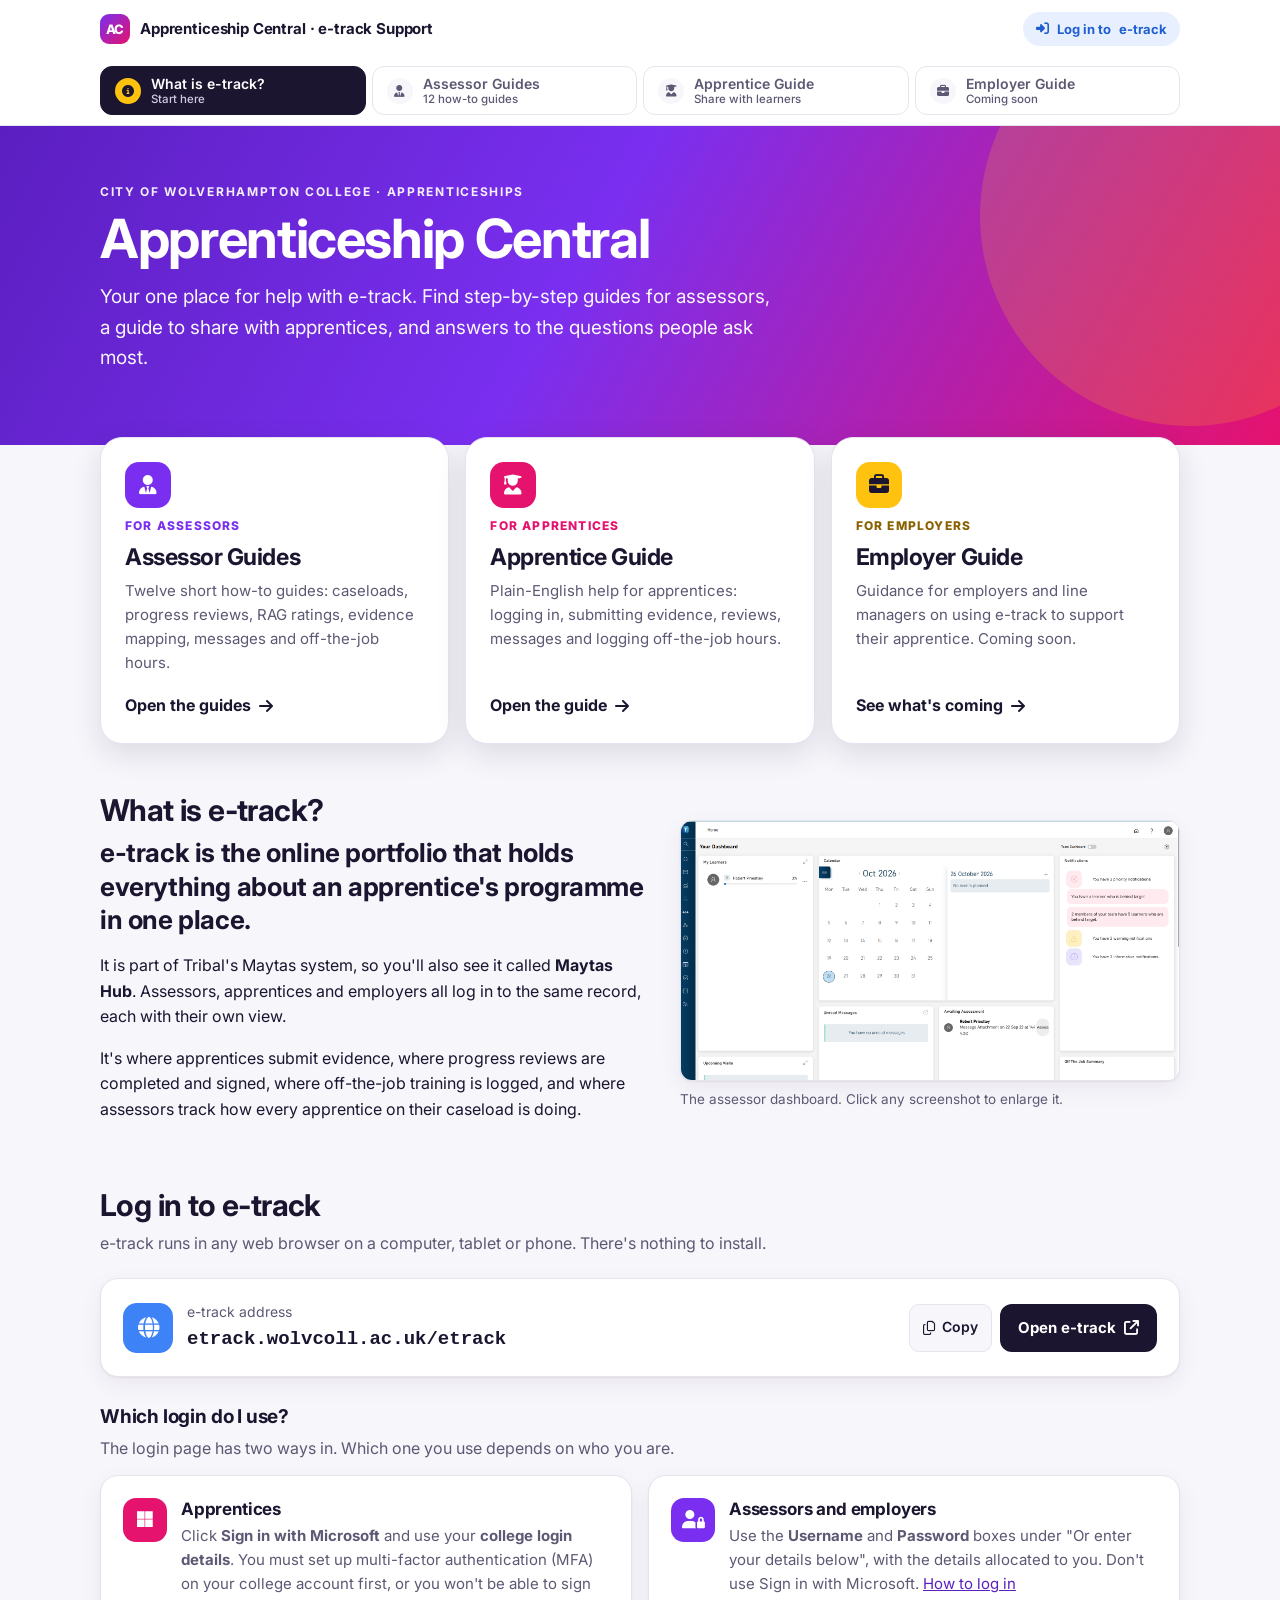
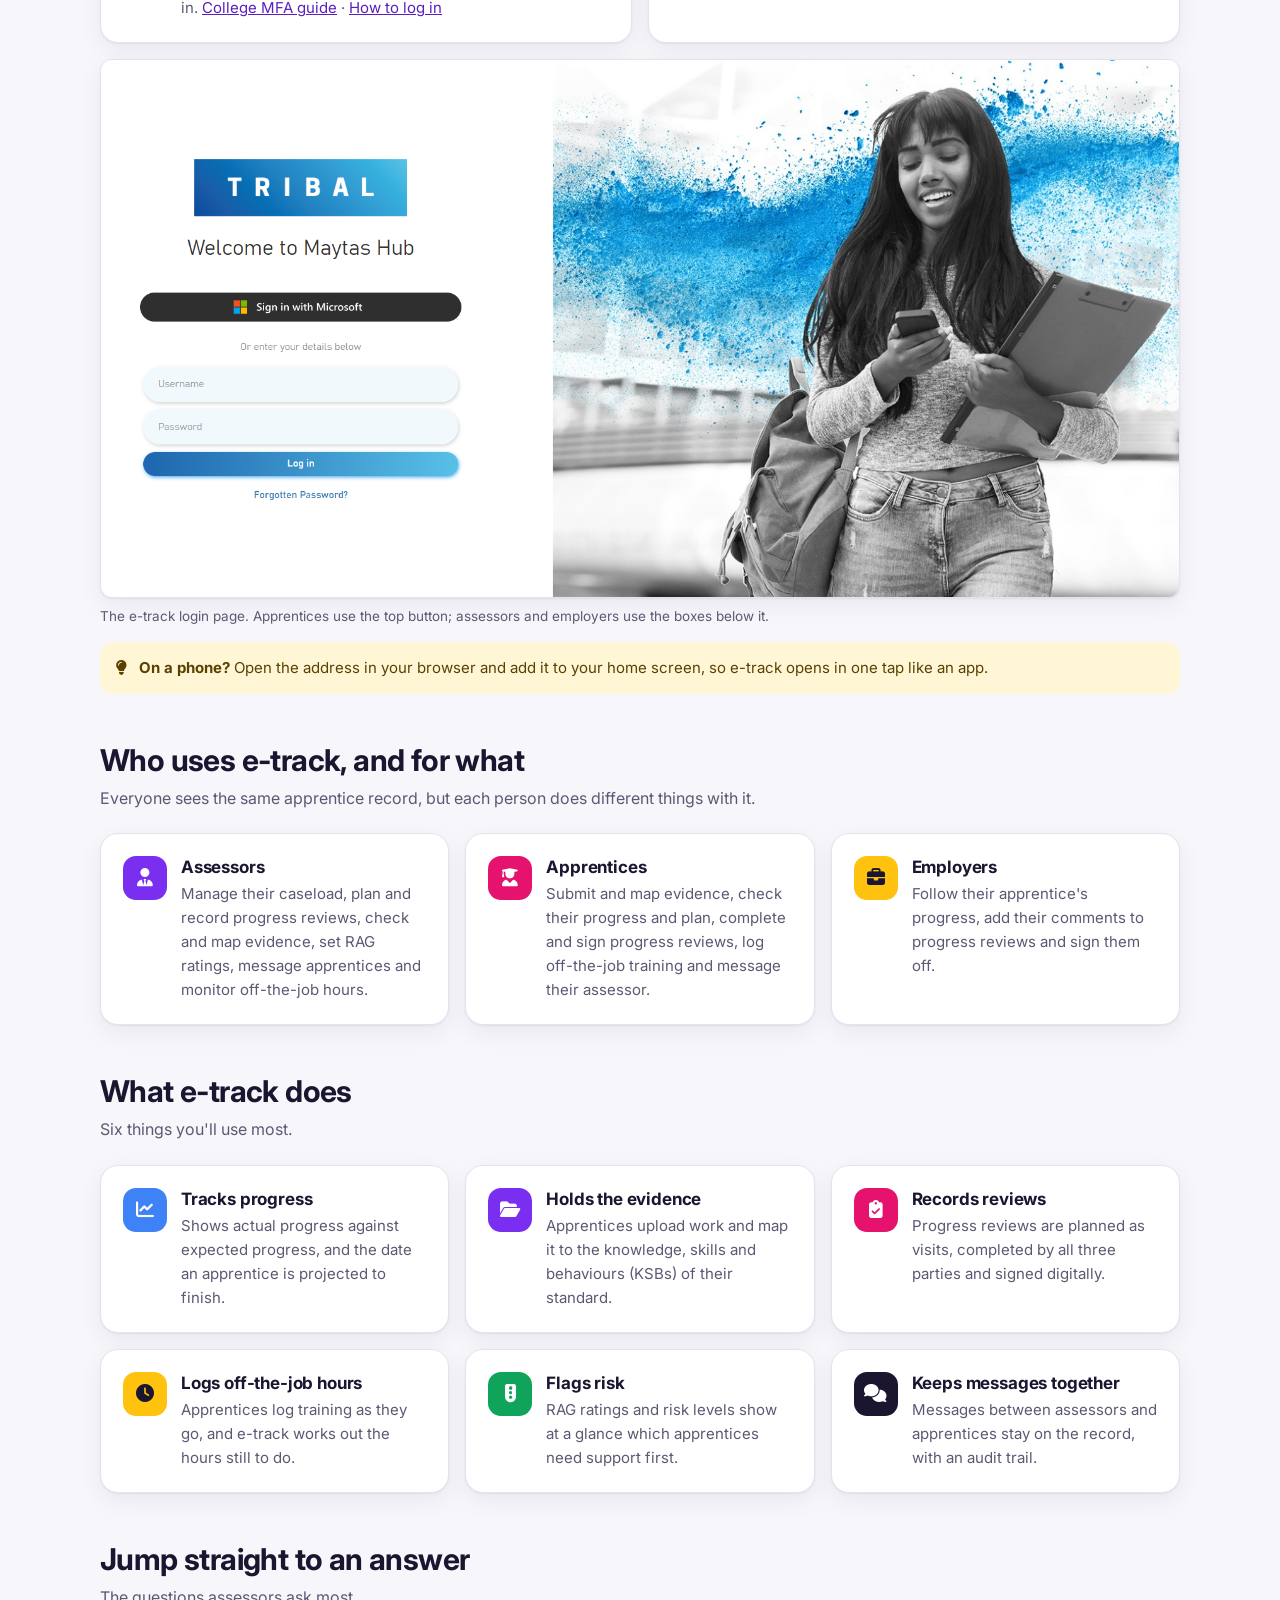
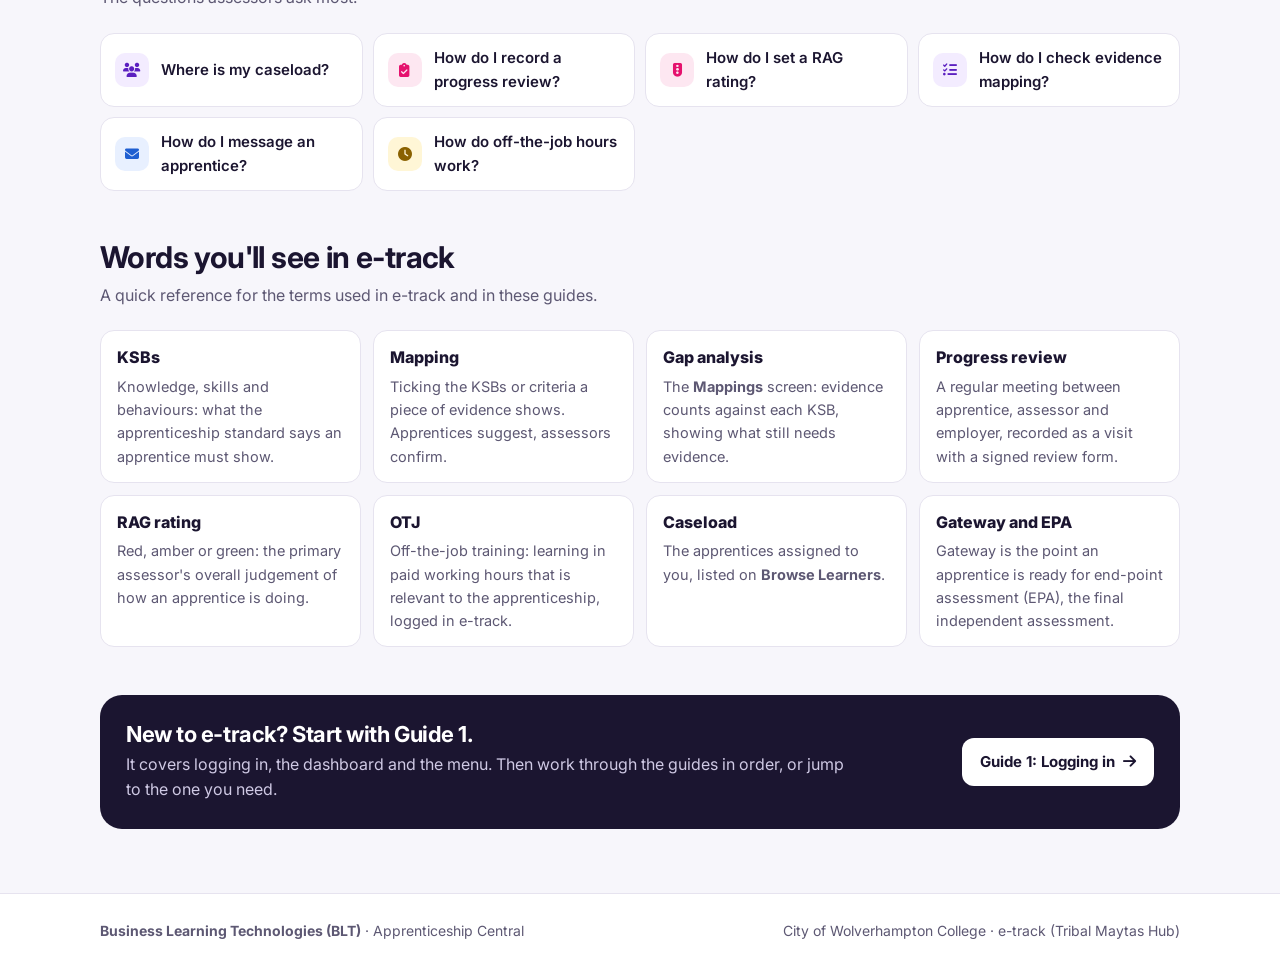
<file: index.html>
<!DOCTYPE html>
<html lang="en-GB">
<head>
<meta charset="UTF-8">
<meta name="viewport" content="width=device-width, initial-scale=1.0">
<title>What is e-track? | Apprenticeship Central</title>
<meta name="description" content="Apprenticeship Central: the support hub for using e-track at City of Wolverhampton College.">
<meta property="og:title" content="Apprenticeship Central | e-track Support Hub">
<meta property="og:description" content="Step-by-step e-track guidance for assessors, apprentices and employers.">
<link rel="icon" href="data:image/svg+xml,%3Csvg xmlns='http://www.w3.org/2000/svg' viewBox='0 0 32 32'%3E%3Crect width='32' height='32' rx='8' fill='%237a2ff0'/%3E%3Ctext x='16' y='22' font-family='Arial' font-weight='700' font-size='14' fill='white' text-anchor='middle'%3EAC%3C/text%3E%3C/svg%3E">
<link rel="preconnect" href="https://fonts.googleapis.com">
<link rel="preconnect" href="https://fonts.gstatic.com" crossorigin>
<link href="https://fonts.googleapis.com/css2?family=Inter:wght@400;500;600;700;800&display=swap" rel="stylesheet">
<link href="https://cdnjs.cloudflare.com/ajax/libs/font-awesome/6.5.2/css/all.min.css" rel="stylesheet">
<link href="assets/style.css?v=1" rel="stylesheet">
</head>
<body>
<a class="skip" href="#main">Skip to content</a>
<header class="site-header">
  <div class="wrap">
    <div class="header-row">
      <a class="brand" href="index.html"><span class="brand-mark" aria-hidden="true">AC</span><span>Apprenticeship Central<span class="brand-text-long"> · e-track Support</span></span></a>
      <a class="login-pill" href="https://etrack.wolvcoll.ac.uk/etrack/" target="_blank" rel="noopener"><i class="fa-solid fa-right-to-bracket" aria-hidden="true"></i> <span class="lp-long">Log in to</span> e-track</a>
    </div>
    <nav class="steps" aria-label="Support hub sections">
      <a class="step-link" href="index.html" aria-current="page"><span class="num"><i class="fa-solid fa-circle-info" aria-hidden="true"></i></span><span class="t">What is e-track?<small>Start here</small></span></a>
      <a class="step-link" href="assessor-guides.html"><span class="num"><i class="fa-solid fa-user-tie" aria-hidden="true"></i></span><span class="t">Assessor Guides<small>12 how-to guides</small></span></a>
      <a class="step-link" href="apprentice-guide.html"><span class="num"><i class="fa-solid fa-user-graduate" aria-hidden="true"></i></span><span class="t">Apprentice Guide<small>Share with learners</small></span></a>
      <a class="step-link" href="employer-guide.html"><span class="num"><i class="fa-solid fa-briefcase" aria-hidden="true"></i></span><span class="t">Employer Guide<small>Coming soon</small></span></a>
    </nav>
  </div>
</header>

<section class="hero">
  <div class="wrap">
    <p class="eyebrow">City of Wolverhampton College · Apprenticeships</p>
    <h1>Apprenticeship Central</h1>
    <p class="lede">Your one place for help with e-track. Find step-by-step guides for assessors, a guide to share with apprentices, and answers to the questions people ask most.</p>
  </div>
</section>

<main id="main">
  <div class="wrap">

    <div class="path-cards">
      <a class="path-card" href="assessor-guides.html">
        <span class="pnum bg-purple"><i class="fa-solid fa-user-tie" aria-hidden="true"></i></span>
        <span class="when" style="color:var(--purple)">For assessors</span>
        <h2>Assessor Guides</h2>
        <p>Twelve short how-to guides: caseloads, progress reviews, RAG ratings, evidence mapping, messages and off-the-job hours.</p>
        <span class="go">Open the guides <i class="fa-solid fa-arrow-right" aria-hidden="true"></i></span>
      </a>
      <a class="path-card" href="apprentice-guide.html">
        <span class="pnum bg-pink"><i class="fa-solid fa-user-graduate" aria-hidden="true"></i></span>
        <span class="when" style="color:var(--pink)">For apprentices</span>
        <h2>Apprentice Guide</h2>
        <p>Plain-English help for apprentices: logging in, submitting evidence, reviews, messages and logging off-the-job hours.</p>
        <span class="go">Open the guide <i class="fa-solid fa-arrow-right" aria-hidden="true"></i></span>
      </a>
      <a class="path-card" href="employer-guide.html">
        <span class="pnum bg-yellow"><i class="fa-solid fa-briefcase" aria-hidden="true"></i></span>
        <span class="when" style="color:#8a6100">For employers</span>
        <h2>Employer Guide</h2>
        <p>Guidance for employers and line managers on using e-track to support their apprentice. Coming soon.</p>
        <span class="go">See what's coming <i class="fa-solid fa-arrow-right" aria-hidden="true"></i></span>
      </a>
    </div>

    <section class="block" id="what">
      <div class="split">
        <div>
          <h2>What is e-track?</h2>
          <p class="lead-q">e-track is the online portfolio that holds everything about an apprentice's programme in one place.</p>
          <p>It is part of Tribal's Maytas system, so you'll also see it called <strong>Maytas Hub</strong>. Assessors, apprentices and employers all log in to the same record, each with their own view.</p>
          <p>It's where apprentices submit evidence, where progress reviews are completed and signed, where off-the-job training is logged, and where assessors track how every apprentice on their caseload is doing.</p>
        </div>
        <figure class="shot" style="margin:0">
          <a class="zoom" href="assets/img/dashboard.png"><img src="assets/img/dashboard.png" alt="The e-track assessor dashboard showing My Learners, Calendar, Notifications, Unread Messages and Awaiting Assessment panels" loading="lazy"></a>
          <figcaption>The assessor dashboard. Click any screenshot to enlarge it.</figcaption>
        </figure>
      </div>
    </section>

    <section class="block" id="login">
      <h2>Log in to e-track</h2>
      <p class="sub">e-track runs in any web browser on a computer, tablet or phone. There's nothing to install.</p>
      <div class="card login-card">
        <span class="icon bg-blue"><i class="fa-solid fa-globe" aria-hidden="true"></i></span>
        <div>
          <p style="font-size:14px;color:var(--muted)">e-track address</p>
          <p class="url">etrack.wolvcoll.ac.uk/etrack</p>
        </div>
        <div class="actions">
          <button class="copy-btn" data-copy="https://etrack.wolvcoll.ac.uk/etrack/" data-copy-label="the e-track address"><i class="fa-regular fa-copy" aria-hidden="true"></i> Copy</button>
          <a class="btn primary" href="https://etrack.wolvcoll.ac.uk/etrack/" target="_blank" rel="noopener">Open e-track <i class="fa-solid fa-arrow-up-right-from-square" aria-hidden="true"></i></a>
        </div>
      </div>
      <h3 style="margin-top:28px">Which login do I use?</h3>
      <p class="sub" style="margin-bottom:14px">The login page has two ways in. Which one you use depends on who you are.</p>
      <div class="grid g2">
        <div class="card">
          <div class="feature"><span class="icon bg-pink"><i class="fa-brands fa-microsoft" aria-hidden="true"></i></span><div><h3>Apprentices</h3><p>Click <strong>Sign in with Microsoft</strong> and use your <strong>college login details</strong>. You must set up multi-factor authentication (MFA) on your college account first, or you won't be able to sign in. <a href="https://www.wolvcoll.ac.uk/wp-content/uploads/2025/02/SSPR-MFA-setup-guide-part-a-v1-5-1.pdf" target="_blank" rel="noopener">College MFA guide</a> · <a href="apprentice-guide.html#a01">How to log in</a></p></div></div>
        </div>
        <div class="card">
          <div class="feature"><span class="icon bg-purple"><i class="fa-solid fa-user-lock" aria-hidden="true"></i></span><div><h3>Assessors and employers</h3><p>Use the <strong>Username</strong> and <strong>Password</strong> boxes under "Or enter your details below", with the details allocated to you. Don't use Sign in with Microsoft. <a href="assessor-guides.html#g01">How to log in</a></p></div></div>
        </div>
      </div>
      <figure class="shot"><a class="zoom" href="assets/img/login.png"><img src="assets/img/login.png" alt="The Maytas Hub login page with a Sign in with Microsoft button, then Username and Password boxes, Log in and Forgotten Password" loading="lazy"></a><figcaption>The e-track login page. Apprentices use the top button; assessors and employers use the boxes below it.</figcaption></figure>
      <div class="callout tip"><i class="fa-solid fa-lightbulb" aria-hidden="true"></i><p><strong>On a phone?</strong> Open the address in your browser and add it to your home screen, so e-track opens in one tap like an app.</p></div>
    </section>

    <section class="block" id="who">
      <h2>Who uses e-track, and for what</h2>
      <p class="sub">Everyone sees the same apprentice record, but each person does different things with it.</p>
      <div class="grid g3">
        <div class="card">
          <div class="feature"><span class="icon bg-purple"><i class="fa-solid fa-user-tie" aria-hidden="true"></i></span><div><h3>Assessors</h3><p>Manage their caseload, plan and record progress reviews, check and map evidence, set RAG ratings, message apprentices and monitor off-the-job hours.</p></div></div>
        </div>
        <div class="card">
          <div class="feature"><span class="icon bg-pink"><i class="fa-solid fa-user-graduate" aria-hidden="true"></i></span><div><h3>Apprentices</h3><p>Submit and map evidence, check their progress and plan, complete and sign progress reviews, log off-the-job training and message their assessor.</p></div></div>
        </div>
        <div class="card">
          <div class="feature"><span class="icon bg-yellow"><i class="fa-solid fa-briefcase" aria-hidden="true"></i></span><div><h3>Employers</h3><p>Follow their apprentice's progress, add their comments to progress reviews and sign them off.</p></div></div>
        </div>
      </div>
    </section>

    <section class="block" id="does">
      <h2>What e-track does</h2>
      <p class="sub">Six things you'll use most.</p>
      <div class="grid g3">
        <div class="card"><div class="feature"><span class="icon bg-blue"><i class="fa-solid fa-chart-line" aria-hidden="true"></i></span><div><h3>Tracks progress</h3><p>Shows actual progress against expected progress, and the date an apprentice is projected to finish.</p></div></div></div>
        <div class="card"><div class="feature"><span class="icon bg-purple"><i class="fa-solid fa-folder-open" aria-hidden="true"></i></span><div><h3>Holds the evidence</h3><p>Apprentices upload work and map it to the knowledge, skills and behaviours (KSBs) of their standard.</p></div></div></div>
        <div class="card"><div class="feature"><span class="icon bg-pink"><i class="fa-solid fa-clipboard-check" aria-hidden="true"></i></span><div><h3>Records reviews</h3><p>Progress reviews are planned as visits, completed by all three parties and signed digitally.</p></div></div></div>
        <div class="card"><div class="feature"><span class="icon bg-yellow"><i class="fa-solid fa-clock" aria-hidden="true"></i></span><div><h3>Logs off-the-job hours</h3><p>Apprentices log training as they go, and e-track works out the hours still to do.</p></div></div></div>
        <div class="card"><div class="feature"><span class="icon bg-green"><i class="fa-solid fa-traffic-light" aria-hidden="true"></i></span><div><h3>Flags risk</h3><p>RAG ratings and risk levels show at a glance which apprentices need support first.</p></div></div></div>
        <div class="card"><div class="feature"><span class="icon bg-ink"><i class="fa-solid fa-comments" aria-hidden="true"></i></span><div><h3>Keeps messages together</h3><p>Messages between assessors and apprentices stay on the record, with an audit trail.</p></div></div></div>
      </div>
    </section>

    <section class="block" id="quick">
      <h2>Jump straight to an answer</h2>
      <p class="sub">The questions assessors ask most.</p>
      <div class="quick">
        <a href="assessor-guides.html#g02"><span class="qi purple"><i class="fa-solid fa-users" aria-hidden="true"></i></span>Where is my caseload?</a>
        <a href="assessor-guides.html#g04"><span class="qi pink"><i class="fa-solid fa-clipboard-check" aria-hidden="true"></i></span>How do I record a progress review?</a>
        <a href="assessor-guides.html#g09"><span class="qi pink"><i class="fa-solid fa-traffic-light" aria-hidden="true"></i></span>How do I set a RAG rating?</a>
        <a href="assessor-guides.html#g08"><span class="qi purple"><i class="fa-solid fa-list-check" aria-hidden="true"></i></span>How do I check evidence mapping?</a>
        <a href="assessor-guides.html#g10"><span class="qi blue"><i class="fa-solid fa-envelope" aria-hidden="true"></i></span>How do I message an apprentice?</a>
        <a href="assessor-guides.html#g12"><span class="qi yellow"><i class="fa-solid fa-clock" aria-hidden="true"></i></span>How do off-the-job hours work?</a>
      </div>
    </section>

    <section class="block" id="glossary">
      <h2>Words you'll see in e-track</h2>
      <p class="sub">A quick reference for the terms used in e-track and in these guides.</p>
      <dl class="glossary">
        <div><dt>KSBs</dt><dd>Knowledge, skills and behaviours: what the apprenticeship standard says an apprentice must show.</dd></div>
        <div><dt>Mapping</dt><dd>Ticking the KSBs or criteria a piece of evidence shows. Apprentices suggest, assessors confirm.</dd></div>
        <div><dt>Gap analysis</dt><dd>The <strong>Mappings</strong> screen: evidence counts against each KSB, showing what still needs evidence.</dd></div>
        <div><dt>Progress review</dt><dd>A regular meeting between apprentice, assessor and employer, recorded as a visit with a signed review form.</dd></div>
        <div><dt>RAG rating</dt><dd>Red, amber or green: the primary assessor's overall judgement of how an apprentice is doing.</dd></div>
        <div><dt>OTJ</dt><dd>Off-the-job training: learning in paid working hours that is relevant to the apprenticeship, logged in e-track.</dd></div>
        <div><dt>Caseload</dt><dd>The apprentices assigned to you, listed on <strong>Browse Learners</strong>.</dd></div>
        <div><dt>Gateway and EPA</dt><dd>Gateway is the point an apprentice is ready for end-point assessment (EPA), the final independent assessment.</dd></div>
      </dl>
    </section>

    <div class="next-band">
      <div>
        <h2>New to e-track? Start with Guide 1.</h2>
        <p>It covers logging in, the dashboard and the menu. Then work through the guides in order, or jump to the one you need.</p>
      </div>
      <a class="btn light" href="assessor-guides.html#g01">Guide 1: Logging in <i class="fa-solid fa-arrow-right" aria-hidden="true"></i></a>
    </div>

  </div>
</main>

<footer>
  <div class="wrap">
    <p><strong>Business Learning Technologies (BLT)</strong> · Apprenticeship Central</p>
    <p>City of Wolverhampton College · e-track (Tribal Maytas Hub)</p>
  </div>
</footer>
<a class="to-top" href="#main" aria-label="Back to top"><i class="fa-solid fa-arrow-up" aria-hidden="true"></i></a>
<script src="assets/site.js?v=1"></script>
</body>
</html>
</file>
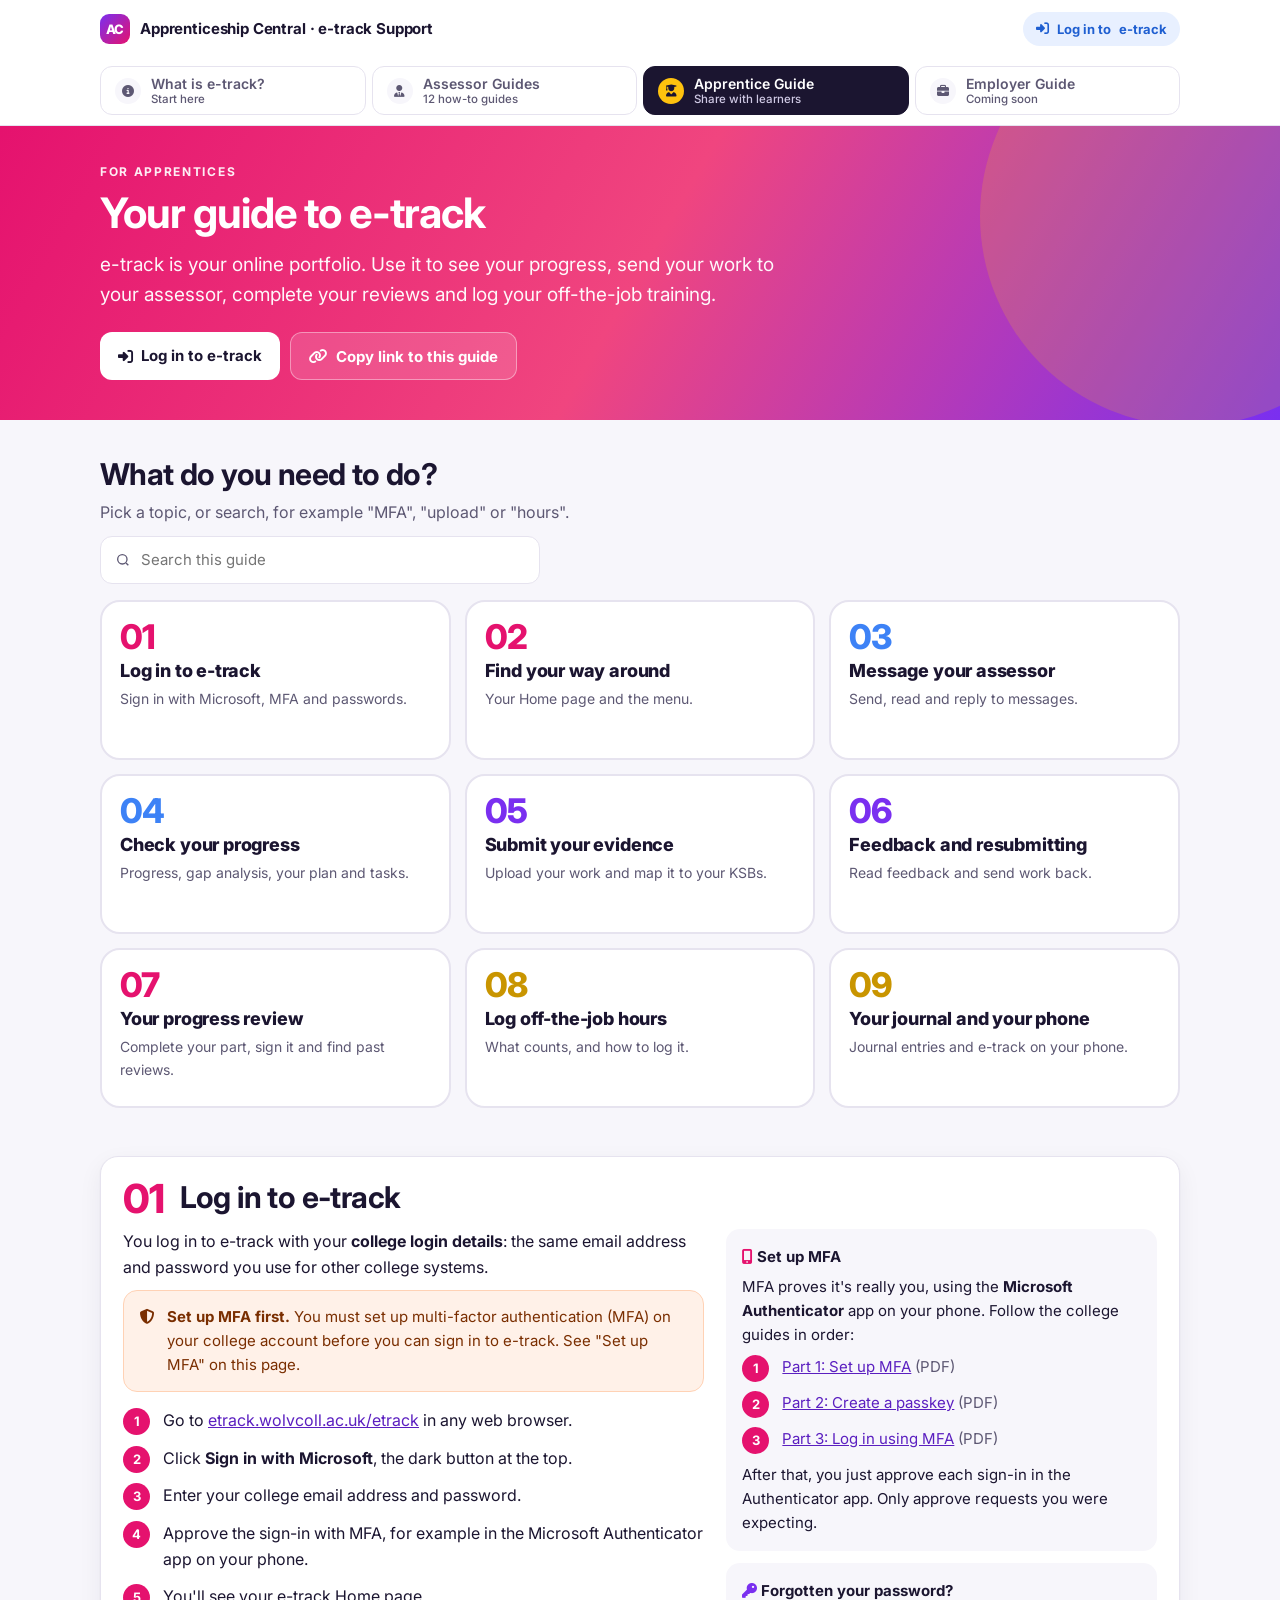
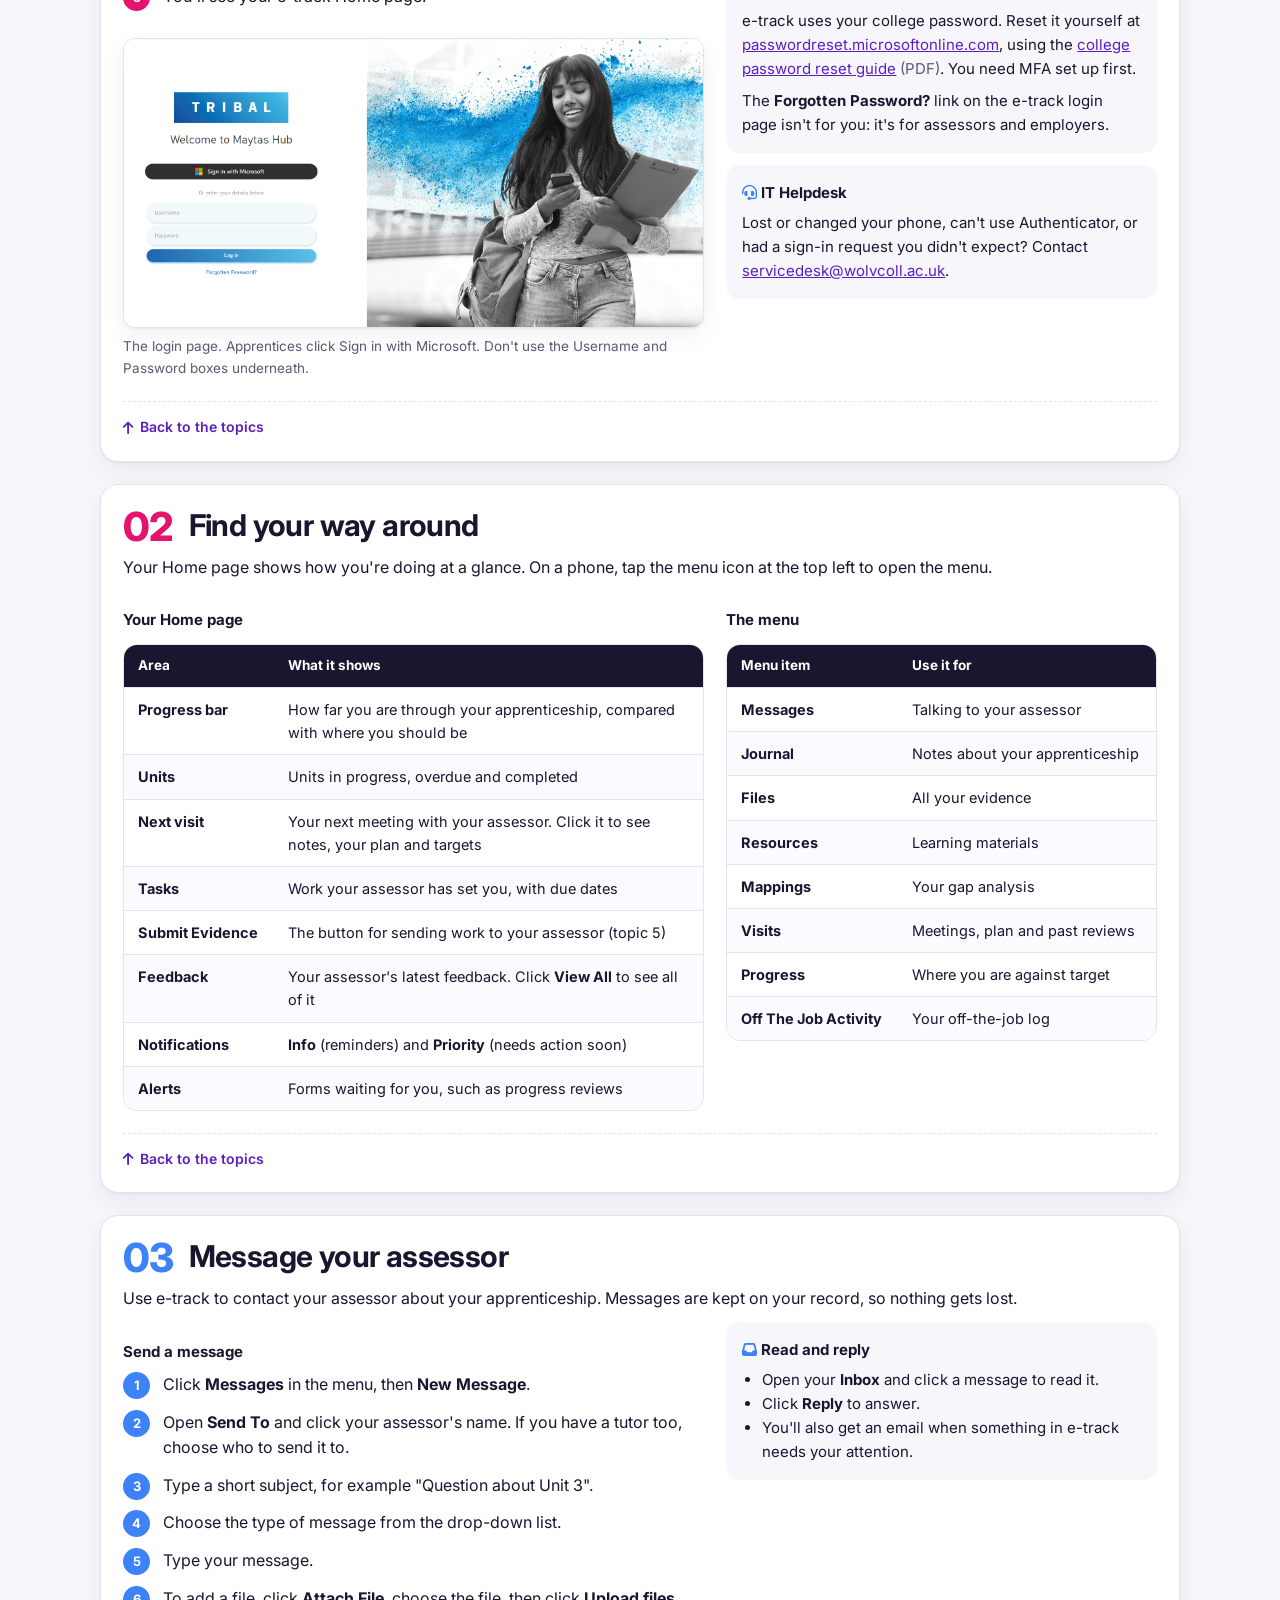
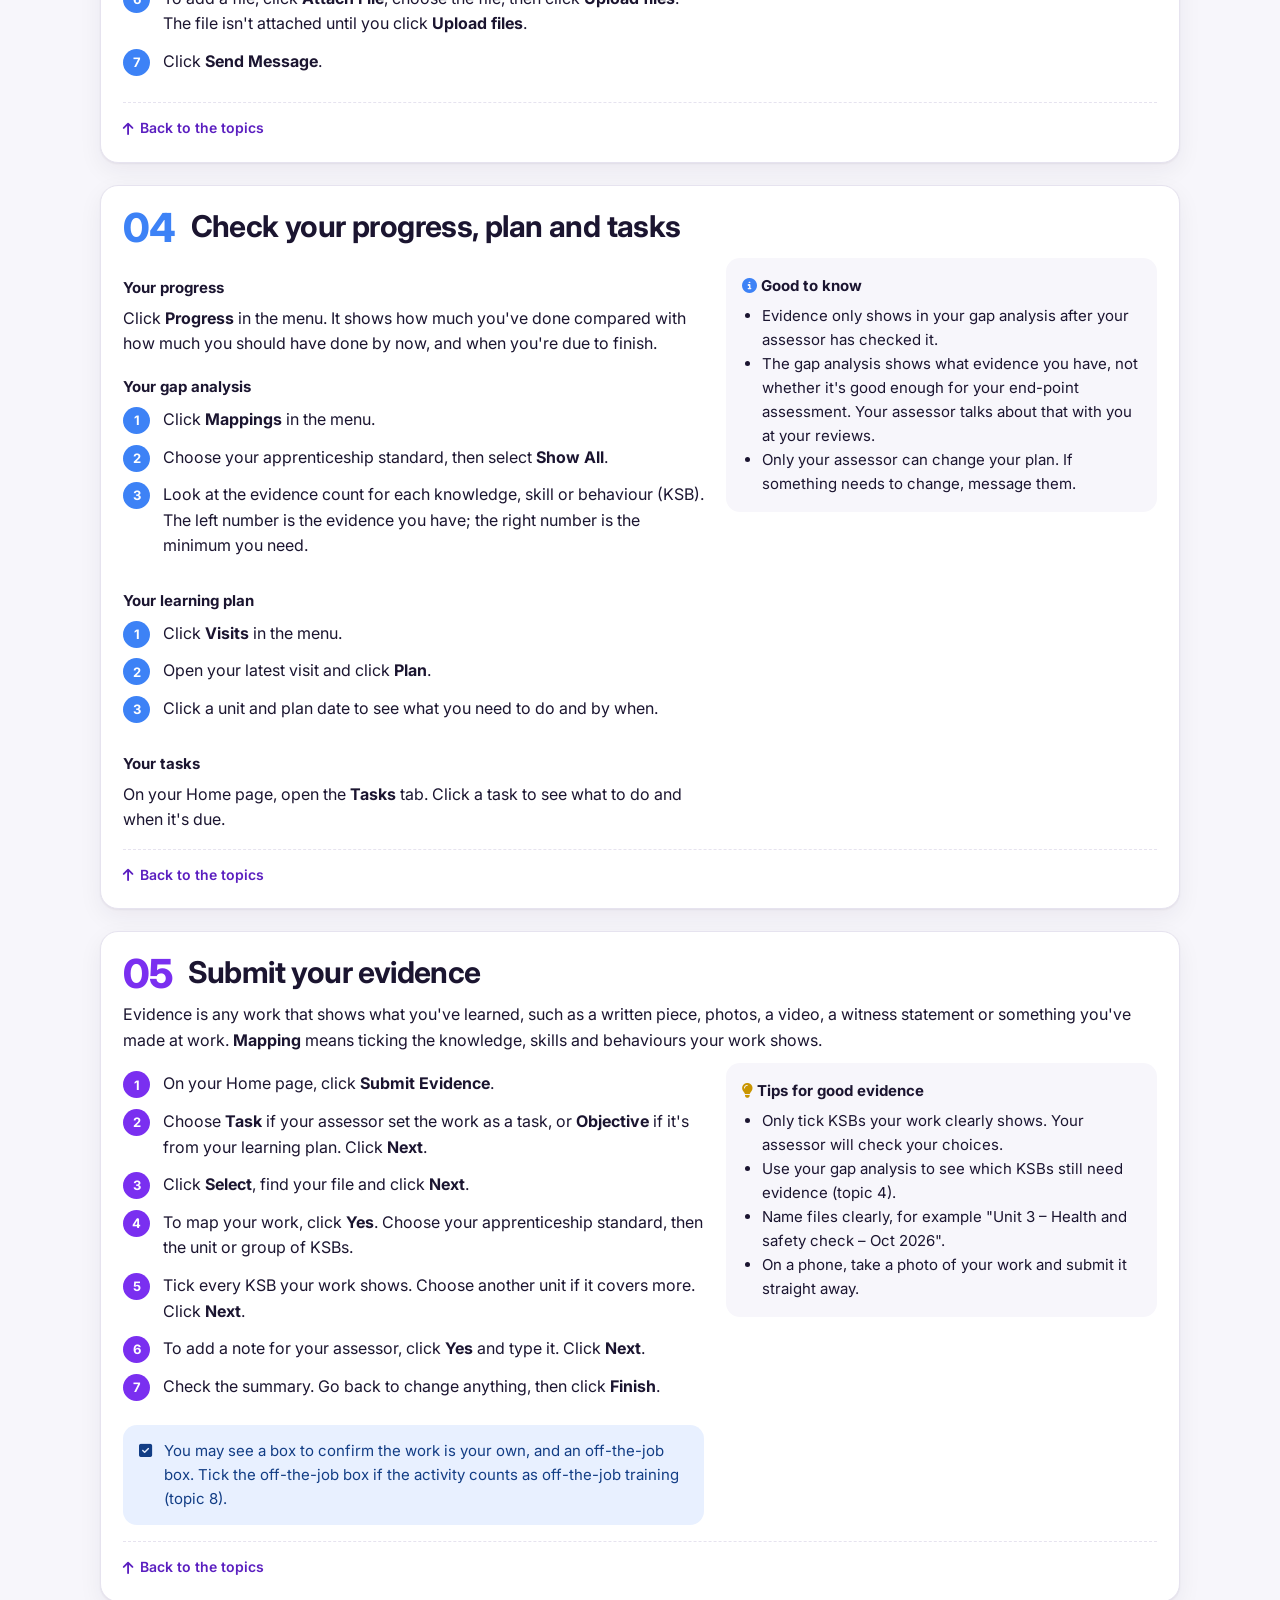
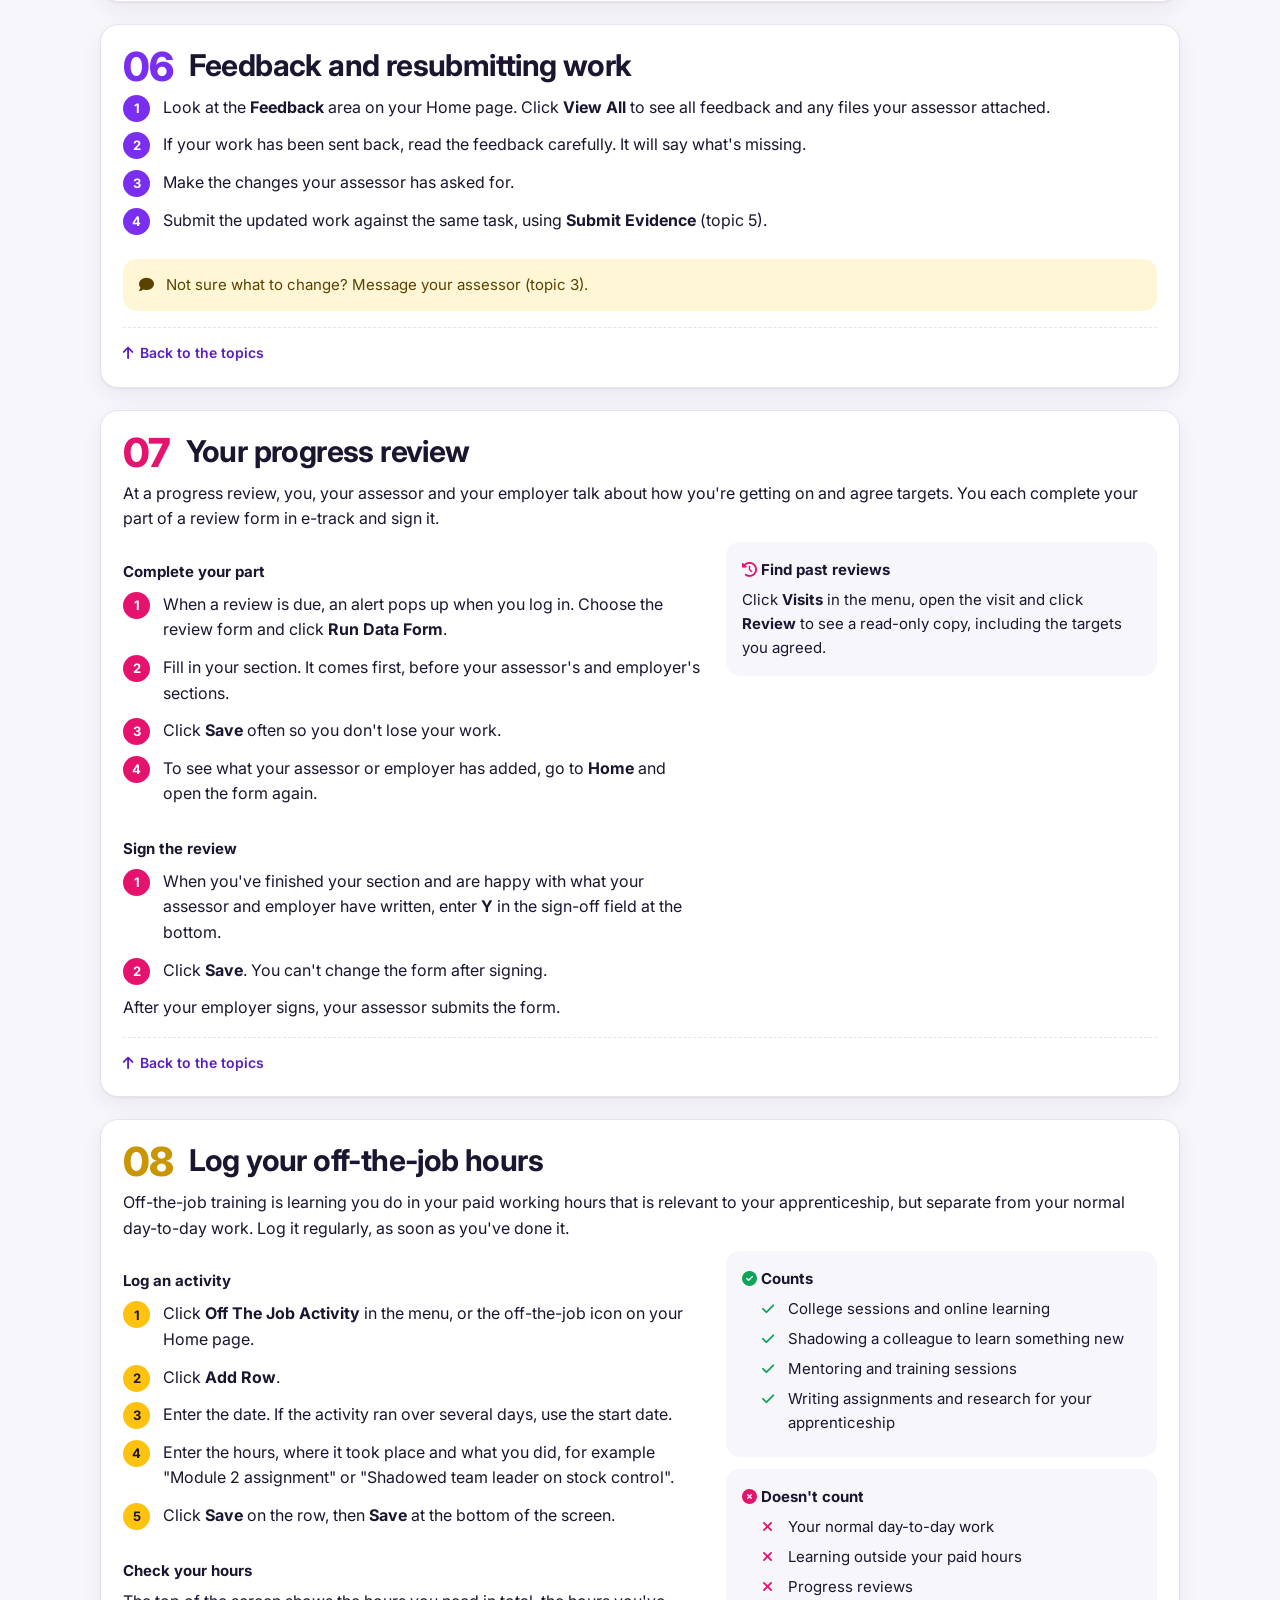
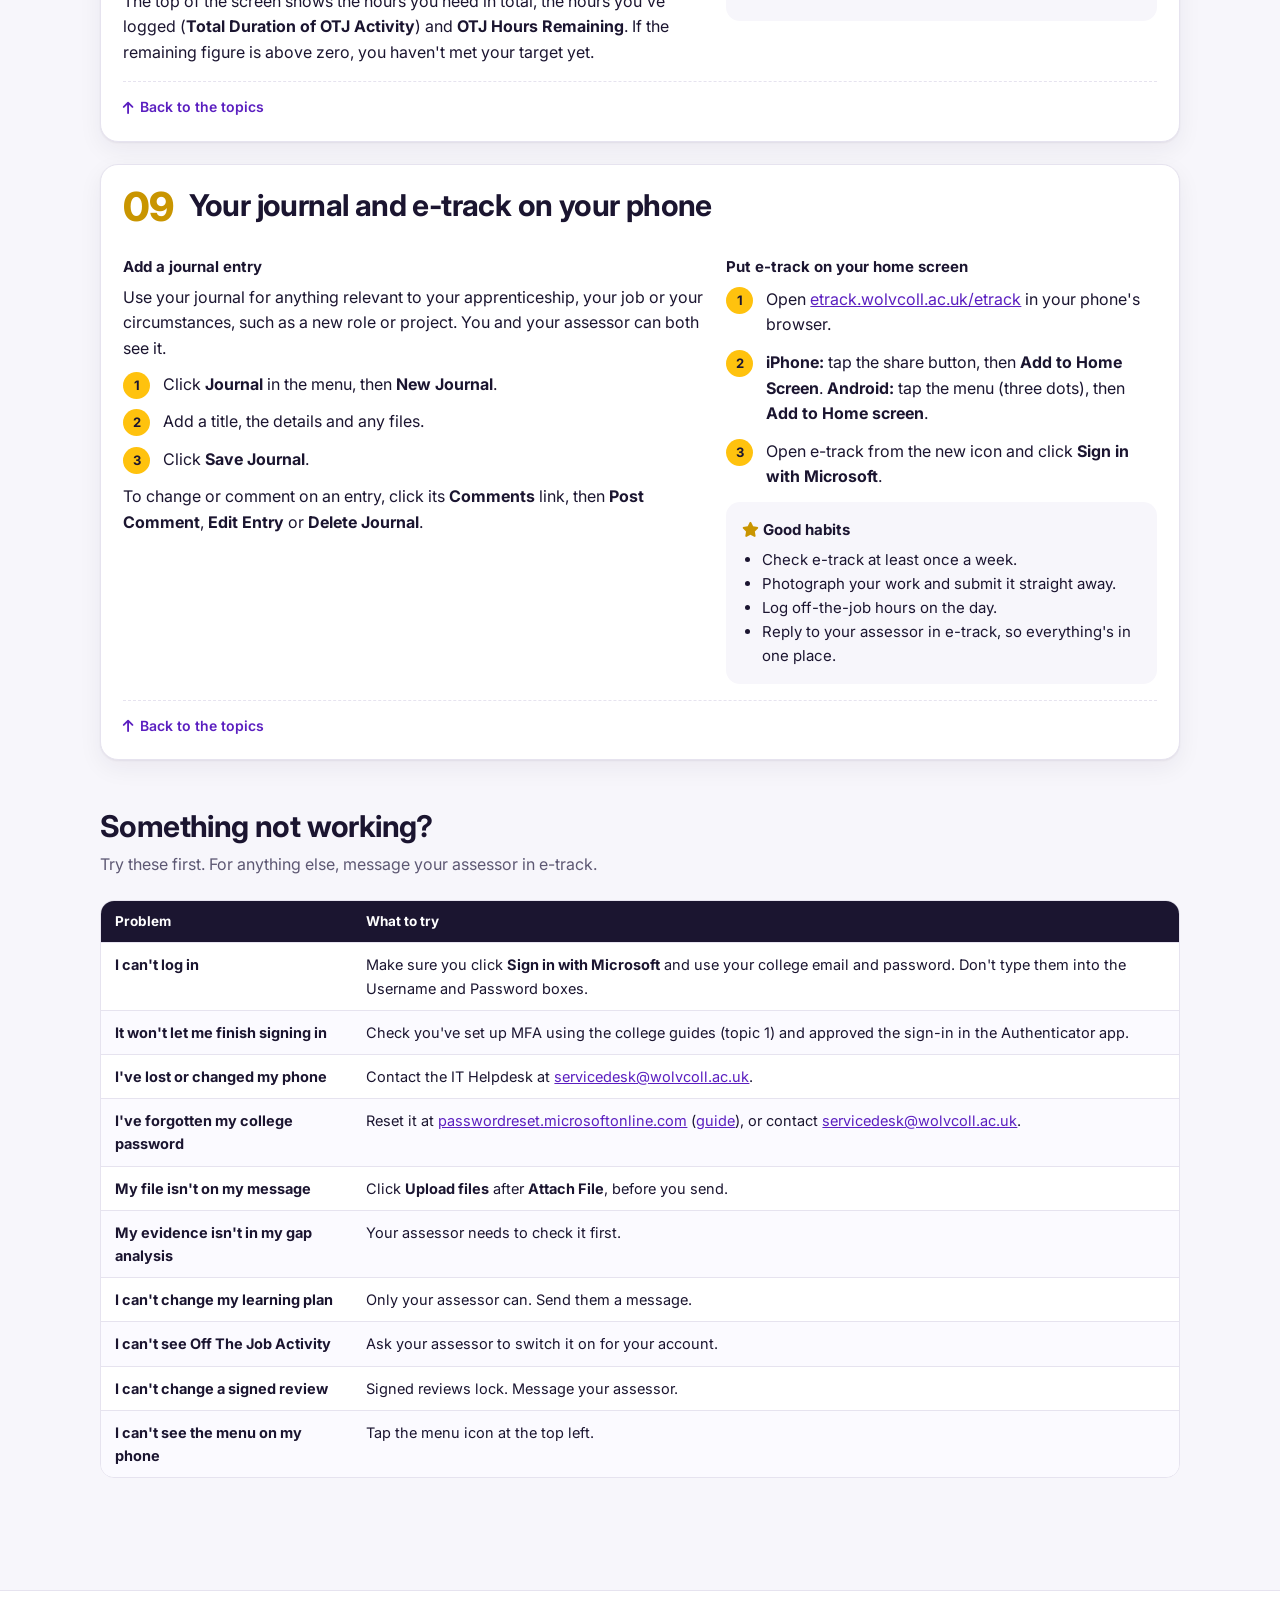
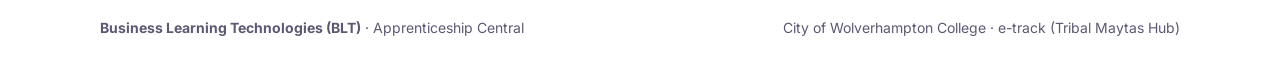
<file: apprentice-guide.html>
<!DOCTYPE html>
<html lang="en-GB">
<head>
<meta charset="UTF-8">
<meta name="viewport" content="width=device-width, initial-scale=1.0">
<title>Apprentice Guide | Apprenticeship Central</title>
<meta name="description" content="How to use e-track as an apprentice at City of Wolverhampton College.">
<meta property="og:title" content="Apprentice Guide | Apprenticeship Central">
<meta property="og:description" content="Log in, submit evidence, complete reviews, message your assessor and log off-the-job hours in e-track.">
<link rel="icon" href="data:image/svg+xml,%3Csvg xmlns='http://www.w3.org/2000/svg' viewBox='0 0 32 32'%3E%3Crect width='32' height='32' rx='8' fill='%237a2ff0'/%3E%3Ctext x='16' y='22' font-family='Arial' font-weight='700' font-size='14' fill='white' text-anchor='middle'%3EAC%3C/text%3E%3C/svg%3E">
<link rel="preconnect" href="https://fonts.googleapis.com">
<link rel="preconnect" href="https://fonts.gstatic.com" crossorigin>
<link href="https://fonts.googleapis.com/css2?family=Inter:wght@400;500;600;700;800&display=swap" rel="stylesheet">
<link href="https://cdnjs.cloudflare.com/ajax/libs/font-awesome/6.5.2/css/all.min.css" rel="stylesheet">
<link href="assets/style.css?v=1" rel="stylesheet">
</head>
<body>
<a class="skip" href="#main">Skip to content</a>
<header class="site-header">
  <div class="wrap">
    <div class="header-row">
      <a class="brand" href="index.html"><span class="brand-mark" aria-hidden="true">AC</span><span>Apprenticeship Central<span class="brand-text-long"> · e-track Support</span></span></a>
      <a class="login-pill" href="https://etrack.wolvcoll.ac.uk/etrack/" target="_blank" rel="noopener"><i class="fa-solid fa-right-to-bracket" aria-hidden="true"></i> <span class="lp-long">Log in to</span> e-track</a>
    </div>
    <nav class="steps" aria-label="Support hub sections">
      <a class="step-link" href="index.html"><span class="num"><i class="fa-solid fa-circle-info" aria-hidden="true"></i></span><span class="t">What is e-track?<small>Start here</small></span></a>
      <a class="step-link" href="assessor-guides.html"><span class="num"><i class="fa-solid fa-user-tie" aria-hidden="true"></i></span><span class="t">Assessor Guides<small>12 how-to guides</small></span></a>
      <a class="step-link" href="apprentice-guide.html" aria-current="page"><span class="num"><i class="fa-solid fa-user-graduate" aria-hidden="true"></i></span><span class="t">Apprentice Guide<small>Share with learners</small></span></a>
      <a class="step-link" href="employer-guide.html"><span class="num"><i class="fa-solid fa-briefcase" aria-hidden="true"></i></span><span class="t">Employer Guide<small>Coming soon</small></span></a>
    </nav>
  </div>
</header>

<section class="hero compact pink">
  <div class="wrap">
    <p class="eyebrow">For apprentices</p>
    <h1>Your guide to e-track</h1>
    <p class="lede">e-track is your online portfolio. Use it to see your progress, send your work to your assessor, complete your reviews and log your off-the-job training.</p>
    <div class="hero-actions">
      <a class="btn light" href="https://etrack.wolvcoll.ac.uk/etrack/" target="_blank" rel="noopener"><i class="fa-solid fa-right-to-bracket" aria-hidden="true"></i> Log in to e-track</a>
      <button class="btn ghost-light" data-copy="https://techntel4u.github.io/ApprenticeHub/index.html" data-copy-label="the Apprentice Hub link" id="share-page"><i class="fa-solid fa-link" aria-hidden="true"></i> Copy link to this guide</button>
    </div>
  </div>
</section>

<main id="main">
  <div class="wrap">

    <h2 id="board-title">What do you need to do?</h2>
    <label for="guide-search" class="sub" style="display:block;margin-bottom:10px">Pick a topic, or search, for example "MFA", "upload" or "hours".</label>
    <input id="guide-search" class="search" type="search" placeholder="Search this guide" autocomplete="off">
    <p class="no-results">Nothing matches that search. Try a shorter word, or message your assessor.</p>

    <div class="board" id="board" style="margin-bottom:48px">
      <a class="tile pink" href="#a01"><span class="tnum">01</span><span class="tname">Log in to e-track</span><span class="tdesc">Sign in with Microsoft, MFA and passwords.</span></a>
      <a class="tile pink" href="#a02"><span class="tnum">02</span><span class="tname">Find your way around</span><span class="tdesc">Your Home page and the menu.</span></a>
      <a class="tile blue" href="#a03"><span class="tnum">03</span><span class="tname">Message your assessor</span><span class="tdesc">Send, read and reply to messages.</span></a>
      <a class="tile blue" href="#a04"><span class="tnum">04</span><span class="tname">Check your progress</span><span class="tdesc">Progress, gap analysis, your plan and tasks.</span></a>
      <a class="tile" href="#a05"><span class="tnum">05</span><span class="tname">Submit your evidence</span><span class="tdesc">Upload your work and map it to your KSBs.</span></a>
      <a class="tile" href="#a06"><span class="tnum">06</span><span class="tname">Feedback and resubmitting</span><span class="tdesc">Read feedback and send work back.</span></a>
      <a class="tile pink" href="#a07"><span class="tnum">07</span><span class="tname">Your progress review</span><span class="tdesc">Complete your part, sign it and find past reviews.</span></a>
      <a class="tile yellow" href="#a08"><span class="tnum">08</span><span class="tname">Log off-the-job hours</span><span class="tdesc">What counts, and how to log it.</span></a>
      <a class="tile yellow" href="#a09"><span class="tnum">09</span><span class="tname">Your journal and your phone</span><span class="tdesc">Journal entries and e-track on your phone.</span></a>
    </div>

    <!-- 01 -->
    <section class="card task pink" id="a01">
      <div class="task-head"><span class="big">01</span><div><h2>Log in to e-track</h2></div></div>
      <div class="task-cols">
        <div>
          <p>You log in to e-track with your <strong>college login details</strong>: the same email address and password you use for other college systems.</p>
          <div class="callout warn" style="margin:0 0 16px"><i class="fa-solid fa-shield-halved" aria-hidden="true"></i><p><strong>Set up MFA first.</strong> You must set up multi-factor authentication (MFA) on your college account before you can sign in to e-track. See "Set up MFA" on this page.</p></div>
          <ol class="steplist pink">
            <li>Go to <a href="https://etrack.wolvcoll.ac.uk/etrack/" target="_blank" rel="noopener">etrack.wolvcoll.ac.uk/etrack</a> in any web browser.</li>
            <li>Click <span class="ui">Sign in with Microsoft</span>, the dark button at the top.</li>
            <li>Enter your college email address and password.</li>
            <li>Approve the sign-in with MFA, for example in the Microsoft Authenticator app on your phone.</li>
            <li>You'll see your e-track Home page.</li>
          </ol>
          <figure class="shot"><a class="zoom" href="assets/img/login.png"><img src="assets/img/login.png" alt="The Maytas Hub login page with a Sign in with Microsoft button at the top" loading="lazy"></a><figcaption>The login page. Apprentices click Sign in with Microsoft. Don't use the Username and Password boxes underneath.</figcaption></figure>
        </div>
        <div>
          <div class="side-box"><h4><i class="fa-solid fa-mobile-screen-button" style="color:var(--pink)" aria-hidden="true"></i> Set up MFA</h4><p>MFA proves it's really you, using the <strong>Microsoft Authenticator</strong> app on your phone. Follow the college guides in order:</p><ol class="steplist pink" style="margin-top:4px"><li><a href="https://www.wolvcoll.ac.uk/wp-content/uploads/2025/02/SSPR-MFA-setup-guide-part-a-v1-5-1.pdf" target="_blank" rel="noopener">Part 1: Set up MFA</a> <span style="color:var(--muted)">(PDF)</span></li><li><a href="https://www.wolvcoll.ac.uk/wp-content/uploads/2025/02/Creating-a-Passkey.pdf" target="_blank" rel="noopener">Part 2: Create a passkey</a> <span style="color:var(--muted)">(PDF)</span></li><li><a href="https://www.wolvcoll.ac.uk/wp-content/uploads/2025/02/Creating-a-passkey-Part-C.pdf" target="_blank" rel="noopener">Part 3: Log in using MFA</a> <span style="color:var(--muted)">(PDF)</span></li></ol><p>After that, you just approve each sign-in in the Authenticator app. Only approve requests you were expecting.</p></div>
          <div class="side-box"><h4><i class="fa-solid fa-key" style="color:var(--purple)" aria-hidden="true"></i> Forgotten your password?</h4><p>e-track uses your college password. Reset it yourself at <a href="https://passwordreset.microsoftonline.com/" target="_blank" rel="noopener">passwordreset.microsoftonline.com</a>, using the <a href="https://www.wolvcoll.ac.uk/wp-content/uploads/2025/02/SSPR-Self-service-password-reset-guide-v1.3-3.pdf" target="_blank" rel="noopener">college password reset guide</a> <span style="color:var(--muted)">(PDF)</span>. You need MFA set up first.</p><p>The <span class="ui">Forgotten Password?</span> link on the e-track login page isn't for you: it's for assessors and employers.</p></div>
          <div class="side-box"><h4><i class="fa-solid fa-headset" style="color:var(--blue)" aria-hidden="true"></i> IT Helpdesk</h4><p>Lost or changed your phone, can't use Authenticator, or had a sign-in request you didn't expect? Contact <a href="mailto:servicedesk@wolvcoll.ac.uk">servicedesk@wolvcoll.ac.uk</a>.</p></div>
        </div>
      </div>
      <div class="guide-foot"><a class="back-top" href="#board"><i class="fa-solid fa-arrow-up" aria-hidden="true"></i> Back to the topics</a></div>
    </section>

    <!-- 02 -->
    <section class="card task pink" id="a02">
      <div class="task-head"><span class="big">02</span><div><h2>Find your way around</h2></div></div>
      <p>Your Home page shows how you're doing at a glance. On a phone, tap the menu icon at the top left to open the menu.</p>
      <div class="task-cols">
        <div>
          <h4>Your Home page</h4>
          <div class="table-wrap"><table class="data wrap1">
            <thead><tr><th>Area</th><th>What it shows</th></tr></thead>
            <tbody>
              <tr><td>Progress bar</td><td>How far you are through your apprenticeship, compared with where you should be</td></tr>
              <tr><td>Units</td><td>Units in progress, overdue and completed</td></tr>
              <tr><td>Next visit</td><td>Your next meeting with your assessor. Click it to see notes, your plan and targets</td></tr>
              <tr><td>Tasks</td><td>Work your assessor has set you, with due dates</td></tr>
              <tr><td>Submit Evidence</td><td>The button for sending work to your assessor (topic 5)</td></tr>
              <tr><td>Feedback</td><td>Your assessor's latest feedback. Click <span class="ui">View All</span> to see all of it</td></tr>
              <tr><td>Notifications</td><td><span class="ui">Info</span> (reminders) and <span class="ui">Priority</span> (needs action soon)</td></tr>
              <tr><td>Alerts</td><td>Forms waiting for you, such as progress reviews</td></tr>
            </tbody>
          </table></div>
        </div>
        <div>
          <h4>The menu</h4>
          <div class="table-wrap"><table class="data">
            <thead><tr><th>Menu item</th><th>Use it for</th></tr></thead>
            <tbody>
              <tr><td>Messages</td><td>Talking to your assessor</td></tr>
              <tr><td>Journal</td><td>Notes about your apprenticeship</td></tr>
              <tr><td>Files</td><td>All your evidence</td></tr>
              <tr><td>Resources</td><td>Learning materials</td></tr>
              <tr><td>Mappings</td><td>Your gap analysis</td></tr>
              <tr><td>Visits</td><td>Meetings, plan and past reviews</td></tr>
              <tr><td>Progress</td><td>Where you are against target</td></tr>
              <tr><td>Off The Job Activity</td><td>Your off-the-job log</td></tr>
            </tbody>
          </table></div>
        </div>
      </div>
      <div class="guide-foot"><a class="back-top" href="#board"><i class="fa-solid fa-arrow-up" aria-hidden="true"></i> Back to the topics</a></div>
    </section>

    <!-- 03 -->
    <section class="card task blue" id="a03">
      <div class="task-head"><span class="big">03</span><div><h2>Message your assessor</h2></div></div>
      <p>Use e-track to contact your assessor about your apprenticeship. Messages are kept on your record, so nothing gets lost.</p>
      <div class="task-cols">
        <div>
          <h4>Send a message</h4>
          <ol class="steplist blue">
            <li>Click <span class="ui">Messages</span> in the menu, then <span class="ui">New Message</span>.</li>
            <li>Open <span class="ui">Send To</span> and click your assessor's name. If you have a tutor too, choose who to send it to.</li>
            <li>Type a short subject, for example "Question about Unit 3".</li>
            <li>Choose the type of message from the drop-down list.</li>
            <li>Type your message.</li>
            <li>To add a file, click <span class="ui">Attach File</span>, choose the file, then click <span class="ui">Upload files</span>. The file isn't attached until you click <span class="ui">Upload files</span>.</li>
            <li>Click <span class="ui">Send Message</span>.</li>
          </ol>
        </div>
        <div>
          <div class="side-box"><h4><i class="fa-solid fa-inbox" style="color:var(--blue)" aria-hidden="true"></i> Read and reply</h4><ul><li>Open your <span class="ui">Inbox</span> and click a message to read it.</li><li>Click <span class="ui">Reply</span> to answer.</li><li>You'll also get an email when something in e-track needs your attention.</li></ul></div>
        </div>
      </div>
      <div class="guide-foot"><a class="back-top" href="#board"><i class="fa-solid fa-arrow-up" aria-hidden="true"></i> Back to the topics</a></div>
    </section>

    <!-- 04 -->
    <section class="card task blue" id="a04">
      <div class="task-head"><span class="big">04</span><div><h2>Check your progress, plan and tasks</h2></div></div>
      <div class="task-cols">
        <div>
          <h4>Your progress</h4>
          <p>Click <span class="ui">Progress</span> in the menu. It shows how much you've done compared with how much you should have done by now, and when you're due to finish.</p>
          <h4>Your gap analysis</h4>
          <ol class="steplist blue">
            <li>Click <span class="ui">Mappings</span> in the menu.</li>
            <li>Choose your apprenticeship standard, then select <span class="ui">Show All</span>.</li>
            <li>Look at the evidence count for each knowledge, skill or behaviour (KSB). The left number is the evidence you have; the right number is the minimum you need.</li>
          </ol>
          <h4>Your learning plan</h4>
          <ol class="steplist blue">
            <li>Click <span class="ui">Visits</span> in the menu.</li>
            <li>Open your latest visit and click <span class="ui">Plan</span>.</li>
            <li>Click a unit and plan date to see what you need to do and by when.</li>
          </ol>
          <h4>Your tasks</h4>
          <p>On your Home page, open the <span class="ui">Tasks</span> tab. Click a task to see what to do and when it's due.</p>
        </div>
        <div>
          <div class="side-box"><h4><i class="fa-solid fa-circle-info" style="color:var(--blue)" aria-hidden="true"></i> Good to know</h4><ul><li>Evidence only shows in your gap analysis after your assessor has checked it.</li><li>The gap analysis shows what evidence you have, not whether it's good enough for your end-point assessment. Your assessor talks about that with you at your reviews.</li><li>Only your assessor can change your plan. If something needs to change, message them.</li></ul></div>
        </div>
      </div>
      <div class="guide-foot"><a class="back-top" href="#board"><i class="fa-solid fa-arrow-up" aria-hidden="true"></i> Back to the topics</a></div>
    </section>

    <!-- 05 -->
    <section class="card task" id="a05">
      <div class="task-head"><span class="big">05</span><div><h2>Submit your evidence</h2></div></div>
      <p>Evidence is any work that shows what you've learned, such as a written piece, photos, a video, a witness statement or something you've made at work. <strong>Mapping</strong> means ticking the knowledge, skills and behaviours your work shows.</p>
      <div class="task-cols">
        <div>
          <ol class="steplist purple">
            <li>On your Home page, click <span class="ui">Submit Evidence</span>.</li>
            <li>Choose <span class="ui">Task</span> if your assessor set the work as a task, or <span class="ui">Objective</span> if it's from your learning plan. Click <span class="ui">Next</span>.</li>
            <li>Click <span class="ui">Select</span>, find your file and click <span class="ui">Next</span>.</li>
            <li>To map your work, click <span class="ui">Yes</span>. Choose your apprenticeship standard, then the unit or group of KSBs.</li>
            <li>Tick every KSB your work shows. Choose another unit if it covers more. Click <span class="ui">Next</span>.</li>
            <li>To add a note for your assessor, click <span class="ui">Yes</span> and type it. Click <span class="ui">Next</span>.</li>
            <li>Check the summary. Go back to change anything, then click <span class="ui">Finish</span>.</li>
          </ol>
          <div class="callout info"><i class="fa-solid fa-square-check" aria-hidden="true"></i><p>You may see a box to confirm the work is your own, and an off-the-job box. Tick the off-the-job box if the activity counts as off-the-job training (topic 8).</p></div>
        </div>
        <div>
          <div class="side-box"><h4><i class="fa-solid fa-lightbulb" style="color:#c99500" aria-hidden="true"></i> Tips for good evidence</h4><ul><li>Only tick KSBs your work clearly shows. Your assessor will check your choices.</li><li>Use your gap analysis to see which KSBs still need evidence (topic 4).</li><li>Name files clearly, for example "Unit 3 – Health and safety check – Oct 2026".</li><li>On a phone, take a photo of your work and submit it straight away.</li></ul></div>
        </div>
      </div>
      <div class="guide-foot"><a class="back-top" href="#board"><i class="fa-solid fa-arrow-up" aria-hidden="true"></i> Back to the topics</a></div>
    </section>

    <!-- 06 -->
    <section class="card task" id="a06">
      <div class="task-head"><span class="big">06</span><div><h2>Feedback and resubmitting work</h2></div></div>
      <ol class="steplist purple">
        <li>Look at the <span class="ui">Feedback</span> area on your Home page. Click <span class="ui">View All</span> to see all feedback and any files your assessor attached.</li>
        <li>If your work has been sent back, read the feedback carefully. It will say what's missing.</li>
        <li>Make the changes your assessor has asked for.</li>
        <li>Submit the updated work against the same task, using <span class="ui">Submit Evidence</span> (topic 5).</li>
      </ol>
      <div class="callout tip"><i class="fa-solid fa-comment" aria-hidden="true"></i><p>Not sure what to change? Message your assessor (topic 3).</p></div>
      <div class="guide-foot"><a class="back-top" href="#board"><i class="fa-solid fa-arrow-up" aria-hidden="true"></i> Back to the topics</a></div>
    </section>

    <!-- 07 -->
    <section class="card task pink" id="a07">
      <div class="task-head"><span class="big">07</span><div><h2>Your progress review</h2></div></div>
      <p>At a progress review, you, your assessor and your employer talk about how you're getting on and agree targets. You each complete your part of a review form in e-track and sign it.</p>
      <div class="task-cols">
        <div>
          <h4>Complete your part</h4>
          <ol class="steplist pink">
            <li>When a review is due, an alert pops up when you log in. Choose the review form and click <span class="ui">Run Data Form</span>.</li>
            <li>Fill in your section. It comes first, before your assessor's and employer's sections.</li>
            <li>Click <span class="ui">Save</span> often so you don't lose your work.</li>
            <li>To see what your assessor or employer has added, go to <span class="ui">Home</span> and open the form again.</li>
          </ol>
          <h4>Sign the review</h4>
          <ol class="steplist pink">
            <li>When you've finished your section and are happy with what your assessor and employer have written, enter <span class="ui">Y</span> in the sign-off field at the bottom.</li>
            <li>Click <span class="ui">Save</span>. You can't change the form after signing.</li>
          </ol>
          <p>After your employer signs, your assessor submits the form.</p>
        </div>
        <div>
          <div class="side-box"><h4><i class="fa-solid fa-clock-rotate-left" style="color:var(--pink)" aria-hidden="true"></i> Find past reviews</h4><p>Click <span class="ui">Visits</span> in the menu, open the visit and click <span class="ui">Review</span> to see a read-only copy, including the targets you agreed.</p></div>
        </div>
      </div>
      <div class="guide-foot"><a class="back-top" href="#board"><i class="fa-solid fa-arrow-up" aria-hidden="true"></i> Back to the topics</a></div>
    </section>

    <!-- 08 -->
    <section class="card task yellow" id="a08">
      <div class="task-head"><span class="big">08</span><div><h2>Log your off-the-job hours</h2></div></div>
      <p>Off-the-job training is learning you do in your paid working hours that is relevant to your apprenticeship, but separate from your normal day-to-day work. Log it regularly, as soon as you've done it.</p>
      <div class="task-cols">
        <div>
          <h4>Log an activity</h4>
          <ol class="steplist yellow">
            <li>Click <span class="ui">Off The Job Activity</span> in the menu, or the off-the-job icon on your Home page.</li>
            <li>Click <span class="ui">Add Row</span>.</li>
            <li>Enter the date. If the activity ran over several days, use the start date.</li>
            <li>Enter the hours, where it took place and what you did, for example "Module 2 assignment" or "Shadowed team leader on stock control".</li>
            <li>Click <span class="ui">Save</span> on the row, then <span class="ui">Save</span> at the bottom of the screen.</li>
          </ol>
          <h4>Check your hours</h4>
          <p>The top of the screen shows the hours you need in total, the hours you've logged (<span class="ui">Total Duration of OTJ Activity</span>) and <span class="ui">OTJ Hours Remaining</span>. If the remaining figure is above zero, you haven't met your target yet.</p>
        </div>
        <div>
          <div class="side-box"><h4><i class="fa-solid fa-circle-check" style="color:var(--green)" aria-hidden="true"></i> Counts</h4><ul class="ticks"><li>College sessions and online learning</li><li>Shadowing a colleague to learn something new</li><li>Mentoring and training sessions</li><li>Writing assignments and research for your apprenticeship</li></ul></div>
          <div class="side-box"><h4><i class="fa-solid fa-circle-xmark" style="color:var(--pink)" aria-hidden="true"></i> Doesn't count</h4><ul class="ticks cross"><li>Your normal day-to-day work</li><li>Learning outside your paid hours</li><li>Progress reviews</li></ul></div>
        </div>
      </div>
      <div class="guide-foot"><a class="back-top" href="#board"><i class="fa-solid fa-arrow-up" aria-hidden="true"></i> Back to the topics</a></div>
    </section>

    <!-- 09 -->
    <section class="card task yellow" id="a09">
      <div class="task-head"><span class="big">09</span><div><h2>Your journal and e-track on your phone</h2></div></div>
      <div class="task-cols">
        <div>
          <h4>Add a journal entry</h4>
          <p>Use your journal for anything relevant to your apprenticeship, your job or your circumstances, such as a new role or project. You and your assessor can both see it.</p>
          <ol class="steplist yellow">
            <li>Click <span class="ui">Journal</span> in the menu, then <span class="ui">New Journal</span>.</li>
            <li>Add a title, the details and any files.</li>
            <li>Click <span class="ui">Save Journal</span>.</li>
          </ol>
          <p>To change or comment on an entry, click its <span class="ui">Comments</span> link, then <span class="ui">Post Comment</span>, <span class="ui">Edit Entry</span> or <span class="ui">Delete Journal</span>.</p>
        </div>
        <div>
          <h4>Put e-track on your home screen</h4>
          <ol class="steplist yellow">
            <li>Open <a href="https://etrack.wolvcoll.ac.uk/etrack/" target="_blank" rel="noopener">etrack.wolvcoll.ac.uk/etrack</a> in your phone's browser.</li>
            <li><strong>iPhone:</strong> tap the share button, then <span class="ui">Add to Home Screen</span>. <strong>Android:</strong> tap the menu (three dots), then <span class="ui">Add to Home screen</span>.</li>
            <li>Open e-track from the new icon and click <span class="ui">Sign in with Microsoft</span>.</li>
          </ol>
          <div class="side-box"><h4><i class="fa-solid fa-star" style="color:#c99500" aria-hidden="true"></i> Good habits</h4><ul><li>Check e-track at least once a week.</li><li>Photograph your work and submit it straight away.</li><li>Log off-the-job hours on the day.</li><li>Reply to your assessor in e-track, so everything's in one place.</li></ul></div>
        </div>
      </div>
      <div class="guide-foot"><a class="back-top" href="#board"><i class="fa-solid fa-arrow-up" aria-hidden="true"></i> Back to the topics</a></div>
    </section>

    <section class="block" id="help" style="margin-top:48px">
      <h2>Something not working?</h2>
      <p class="sub">Try these first. For anything else, message your assessor in e-track.</p>
      <div class="table-wrap"><table class="data wrap1">
        <thead><tr><th>Problem</th><th>What to try</th></tr></thead>
        <tbody>
          <tr><td>I can't log in</td><td>Make sure you click <span class="ui">Sign in with Microsoft</span> and use your college email and password. Don't type them into the Username and Password boxes.</td></tr>
          <tr><td>It won't let me finish signing in</td><td>Check you've set up MFA using the college guides (topic 1) and approved the sign-in in the Authenticator app.</td></tr>
          <tr><td>I've lost or changed my phone</td><td>Contact the IT Helpdesk at <a href="mailto:servicedesk@wolvcoll.ac.uk">servicedesk@wolvcoll.ac.uk</a>.</td></tr>
          <tr><td>I've forgotten my college password</td><td>Reset it at <a href="https://passwordreset.microsoftonline.com/" target="_blank" rel="noopener">passwordreset.microsoftonline.com</a> (<a href="https://www.wolvcoll.ac.uk/wp-content/uploads/2025/02/SSPR-Self-service-password-reset-guide-v1.3-3.pdf" target="_blank" rel="noopener">guide</a>), or contact <a href="mailto:servicedesk@wolvcoll.ac.uk">servicedesk@wolvcoll.ac.uk</a>.</td></tr>
          <tr><td>My file isn't on my message</td><td>Click <span class="ui">Upload files</span> after <span class="ui">Attach File</span>, before you send.</td></tr>
          <tr><td>My evidence isn't in my gap analysis</td><td>Your assessor needs to check it first.</td></tr>
          <tr><td>I can't change my learning plan</td><td>Only your assessor can. Send them a message.</td></tr>
          <tr><td>I can't see Off The Job Activity</td><td>Ask your assessor to switch it on for your account.</td></tr>
          <tr><td>I can't change a signed review</td><td>Signed reviews lock. Message your assessor.</td></tr>
          <tr><td>I can't see the menu on my phone</td><td>Tap the menu icon at the top left.</td></tr>
        </tbody>
      </table></div>
    </section>

  </div>
</main>

<footer>
  <div class="wrap">
    <p><strong>Business Learning Technologies (BLT)</strong> · Apprenticeship Central</p>
    <p>City of Wolverhampton College · e-track (Tribal Maytas Hub)</p>
  </div>
</footer>
<a class="to-top" href="#main" aria-label="Back to top"><i class="fa-solid fa-arrow-up" aria-hidden="true"></i></a>
<script src="assets/site.js?v=1"></script>
</body>
</html>
</file>
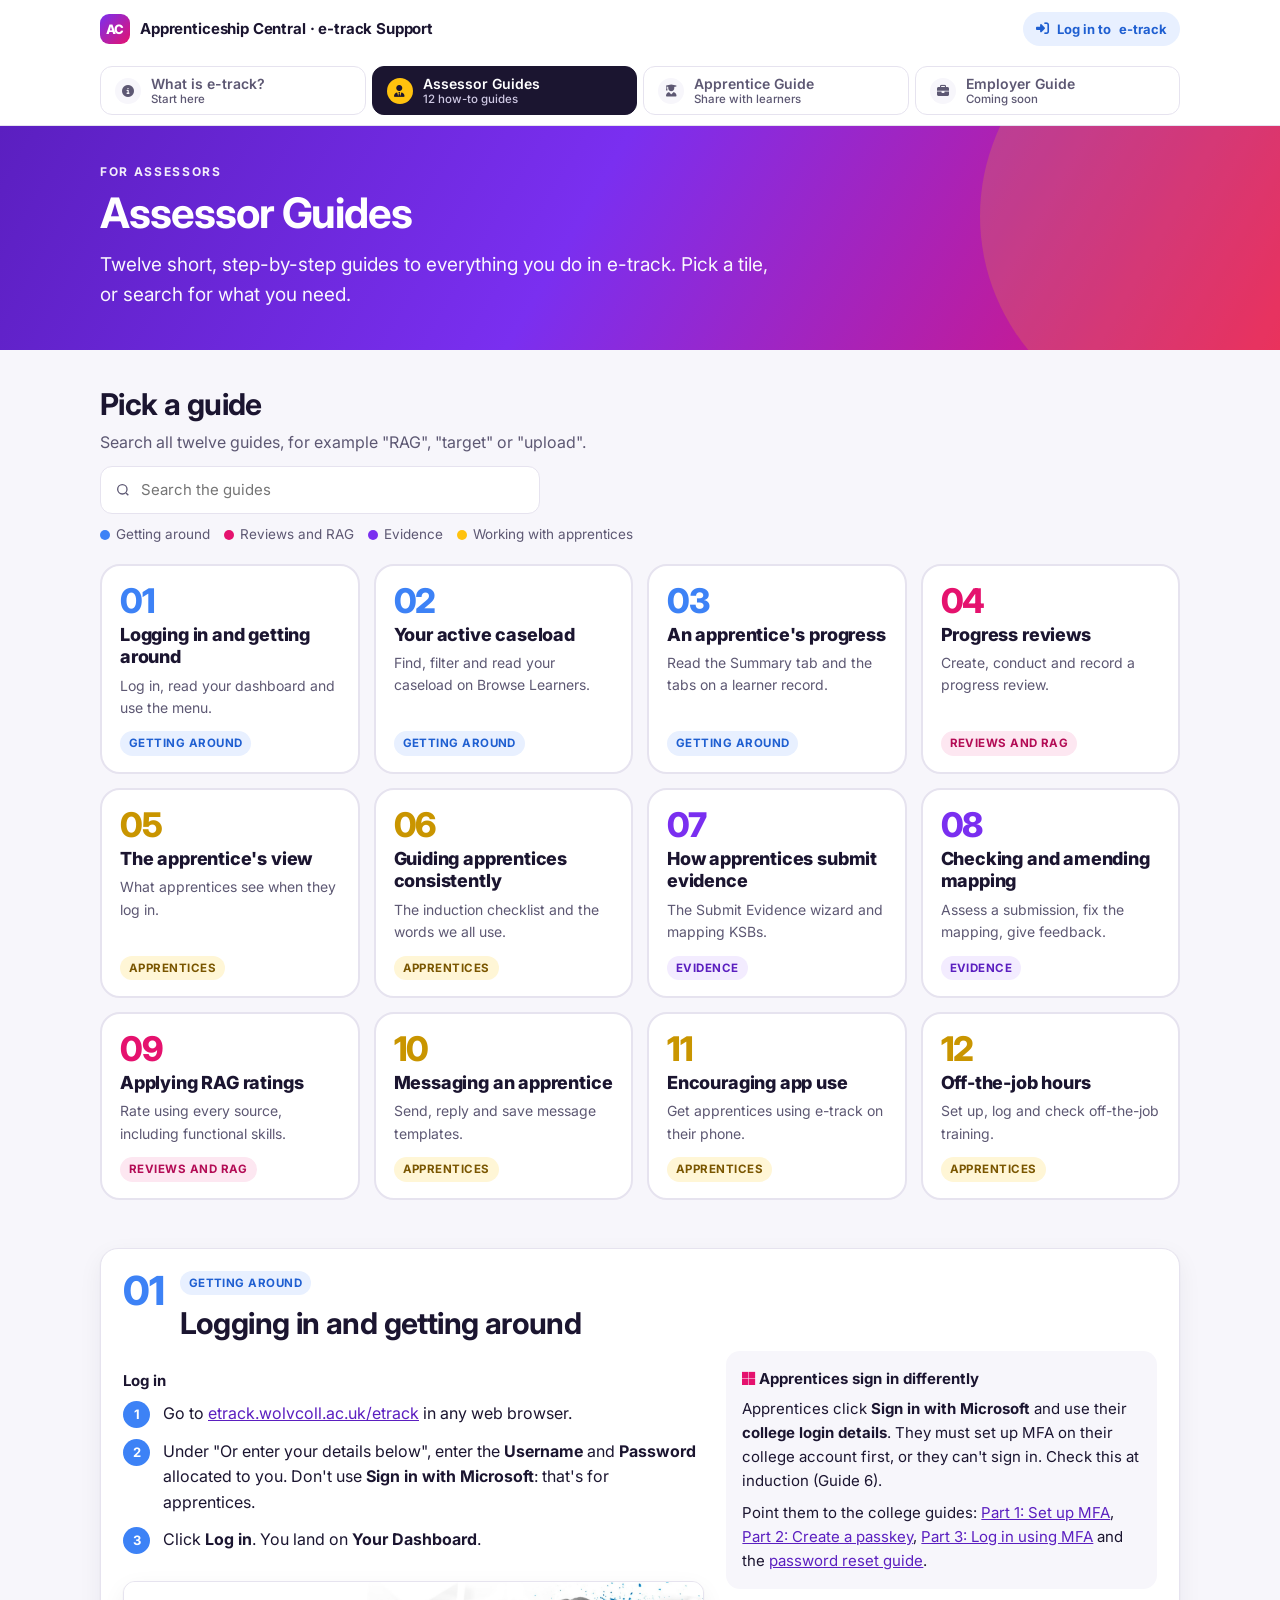
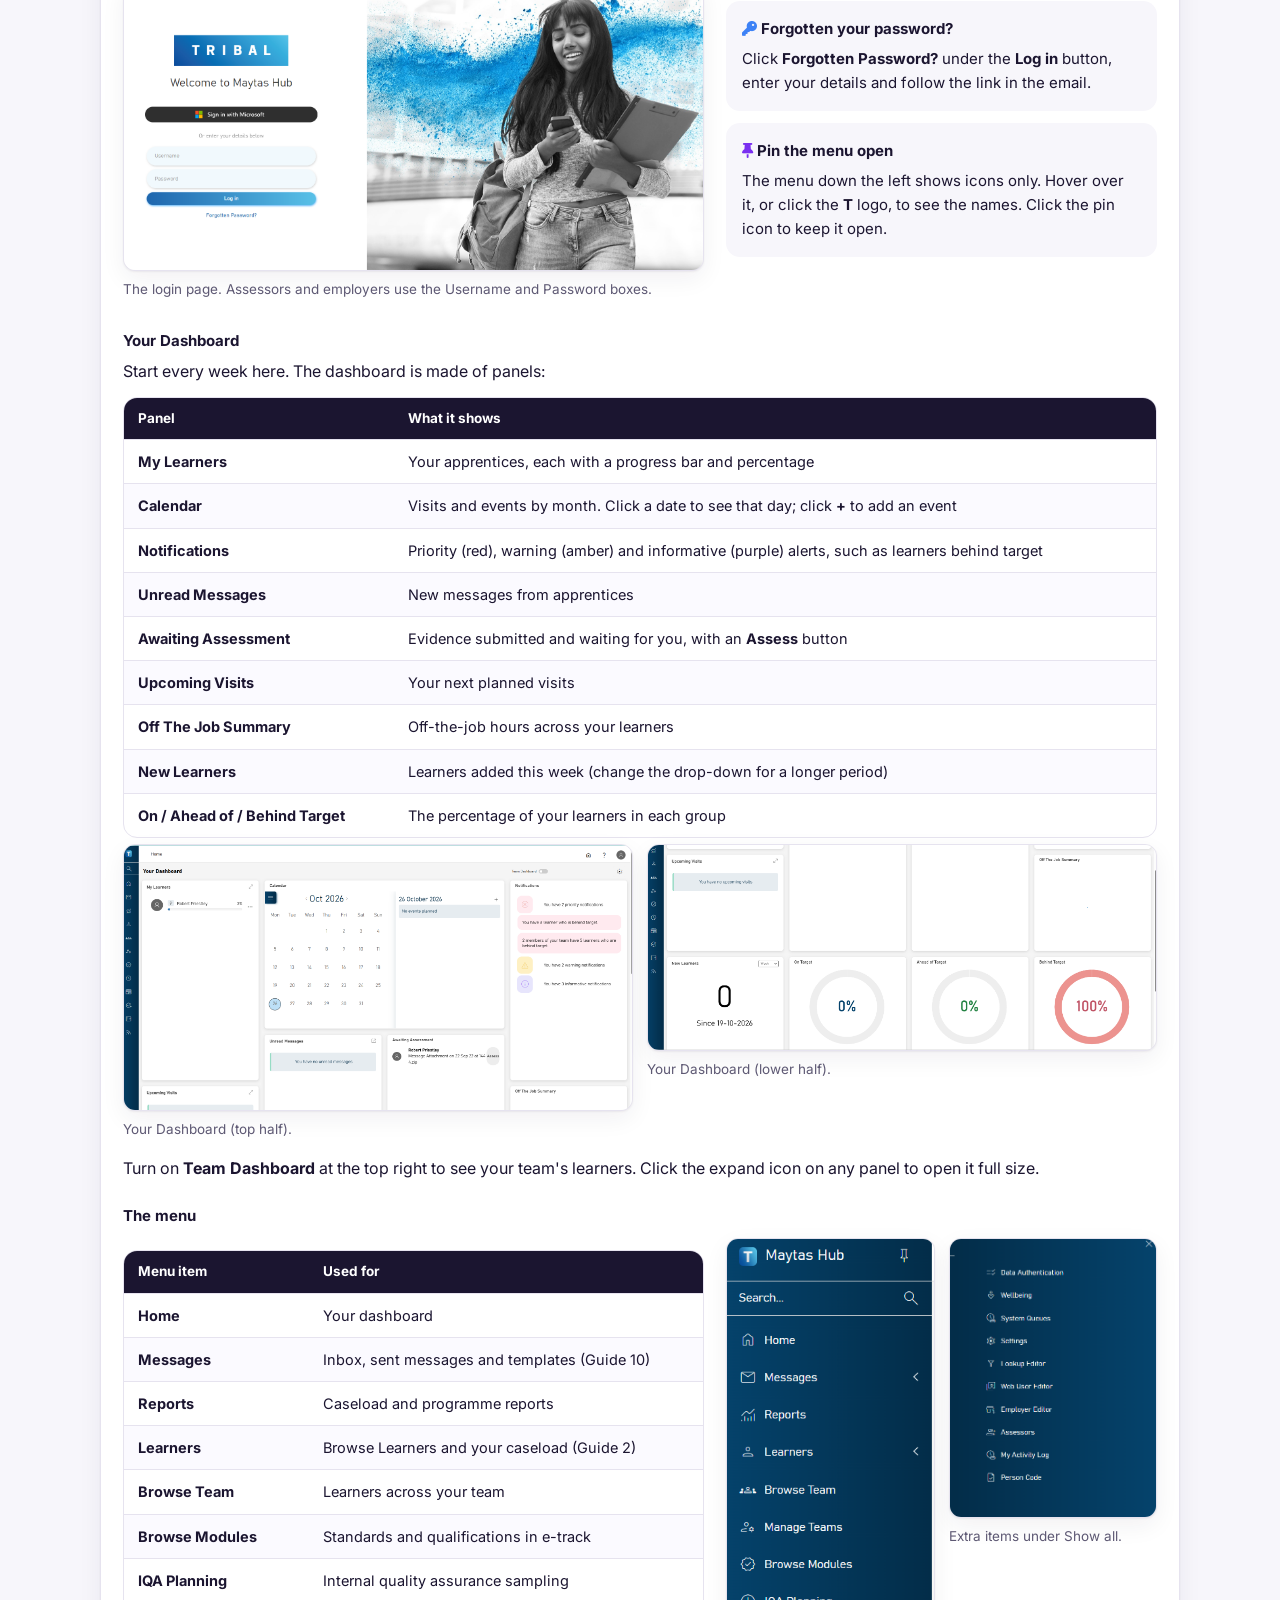
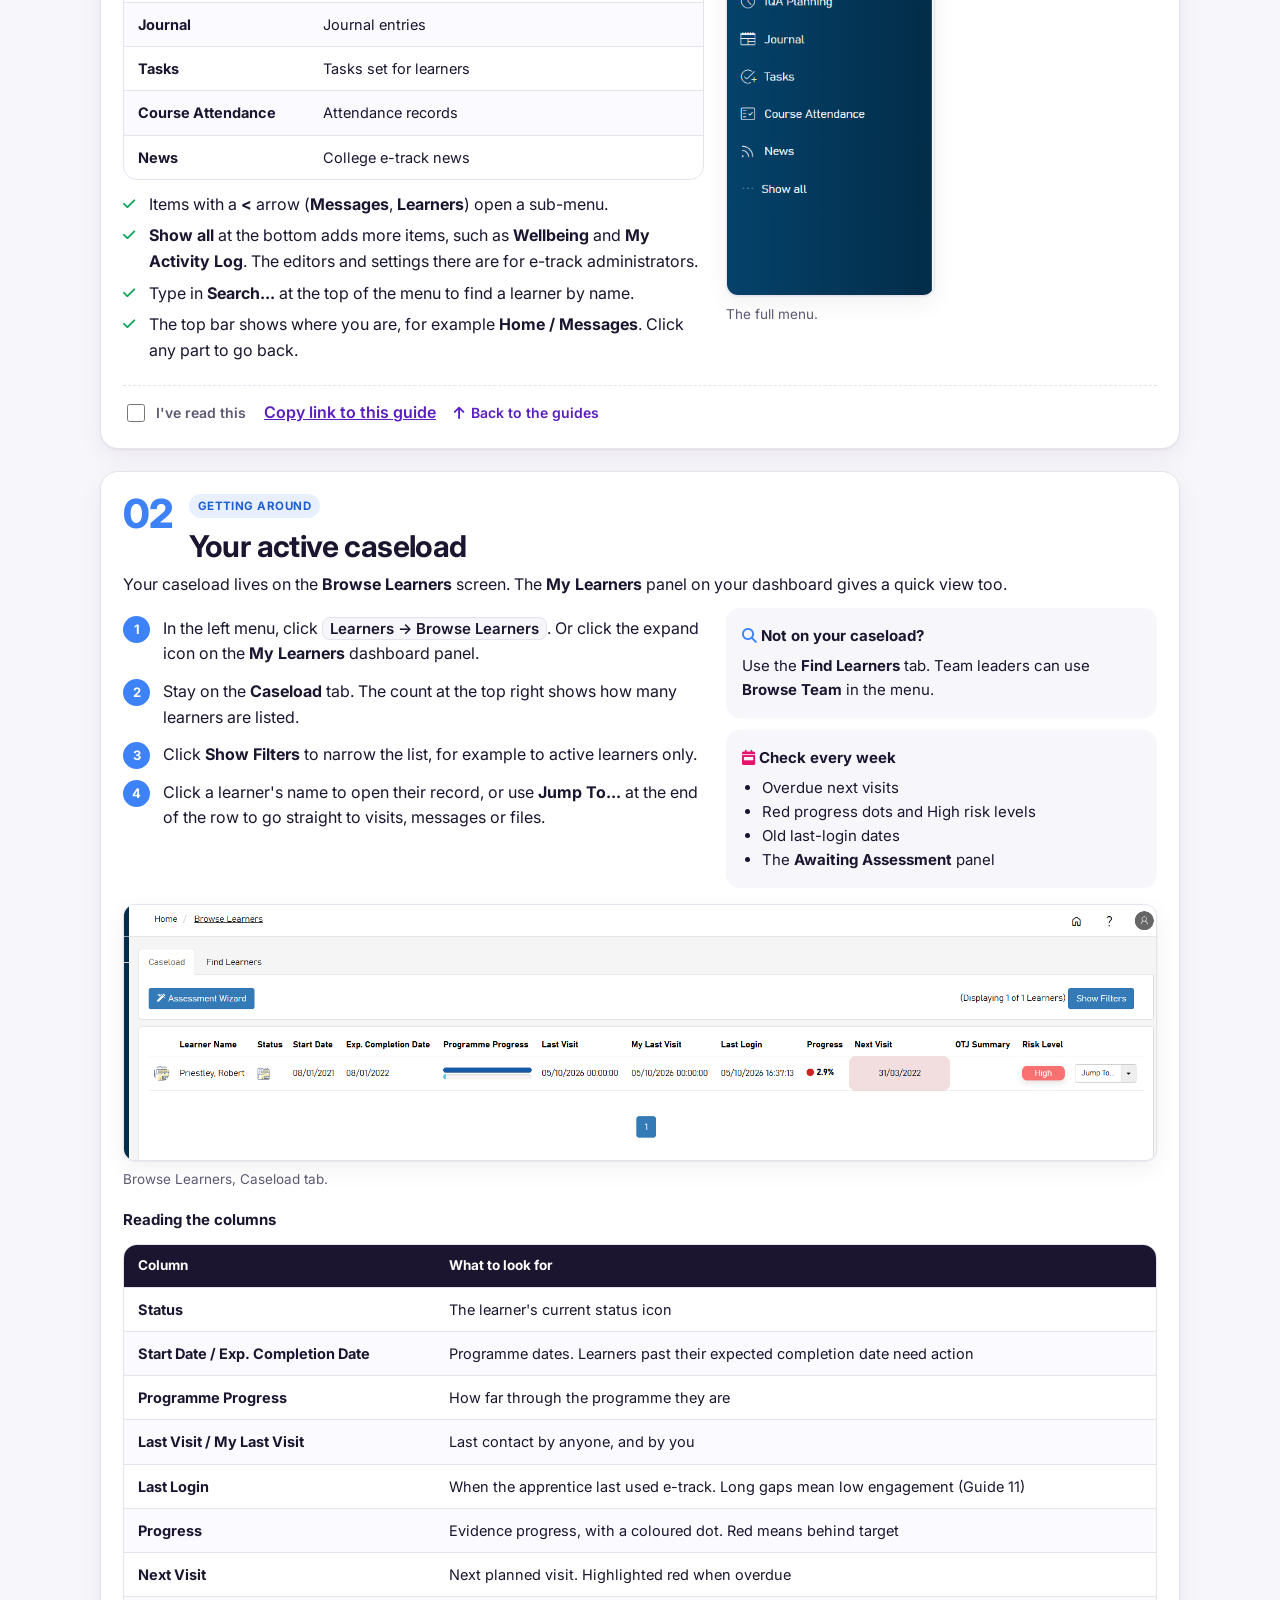
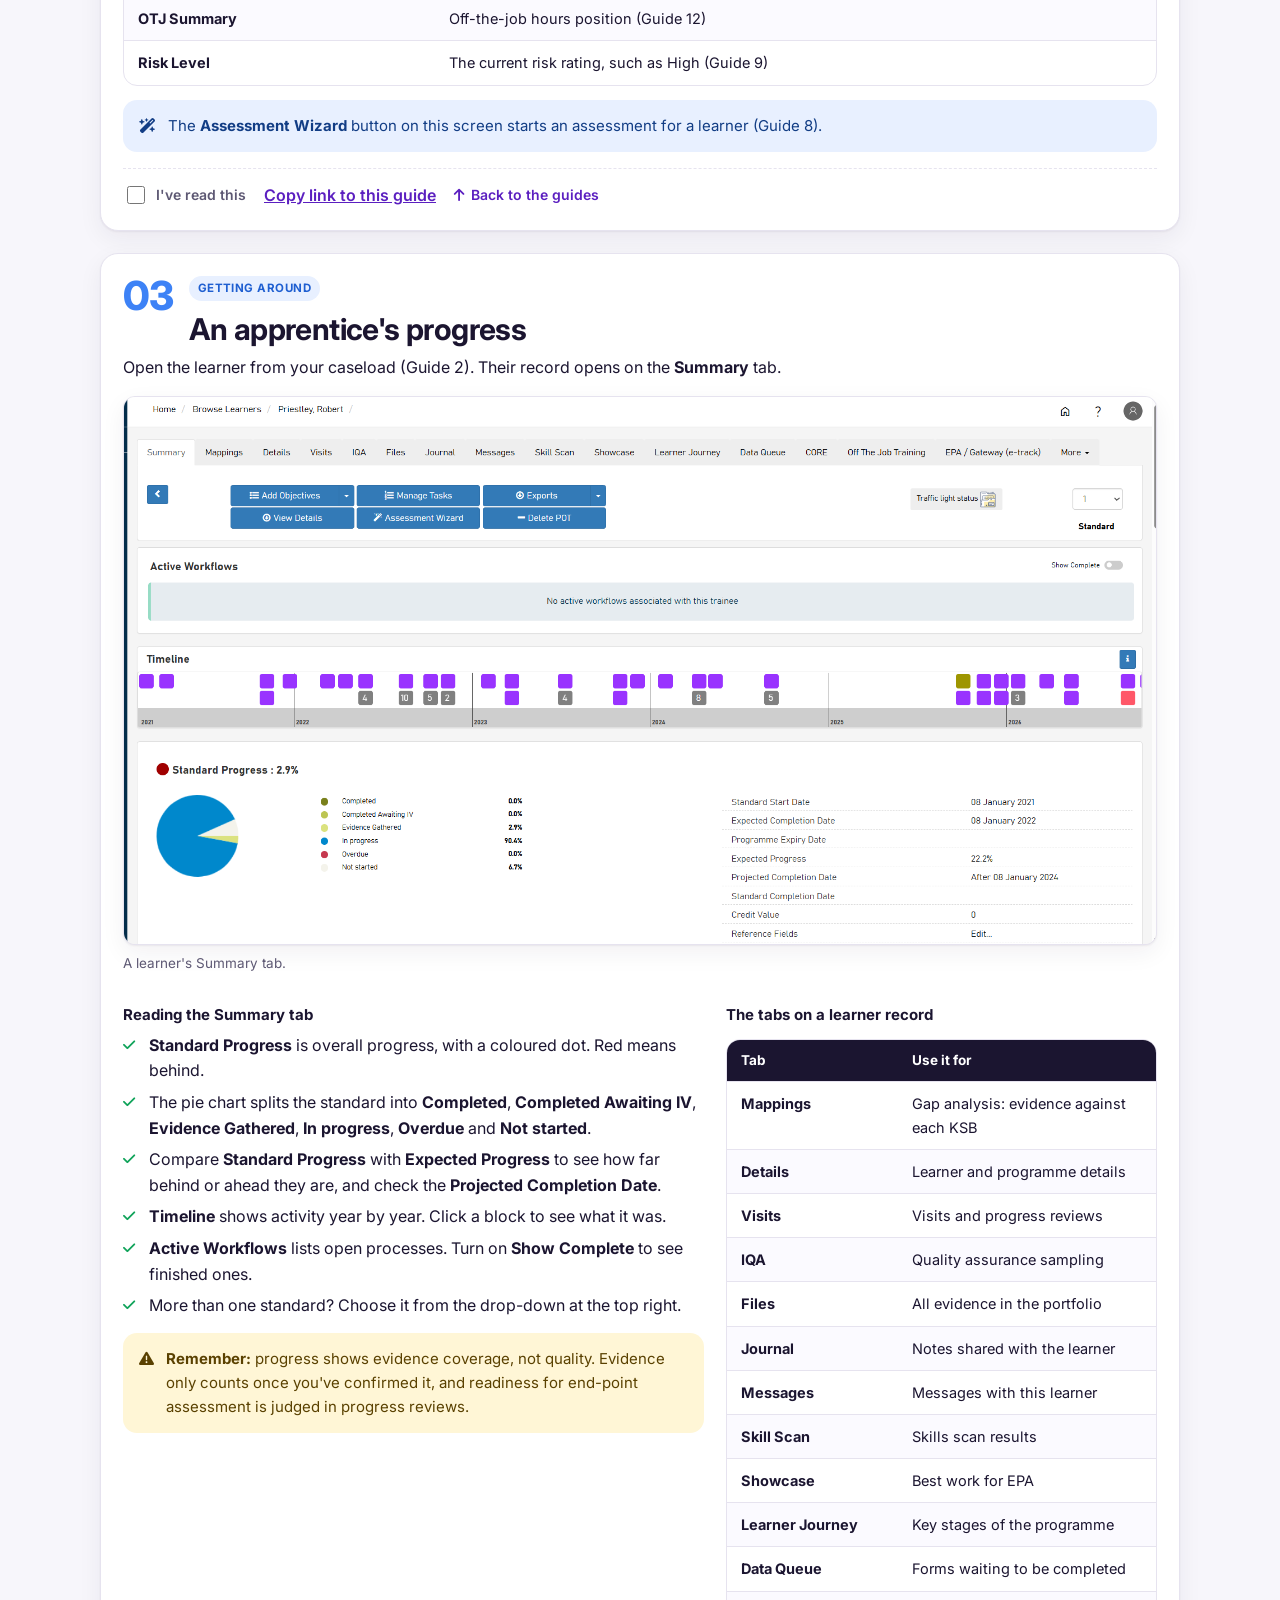
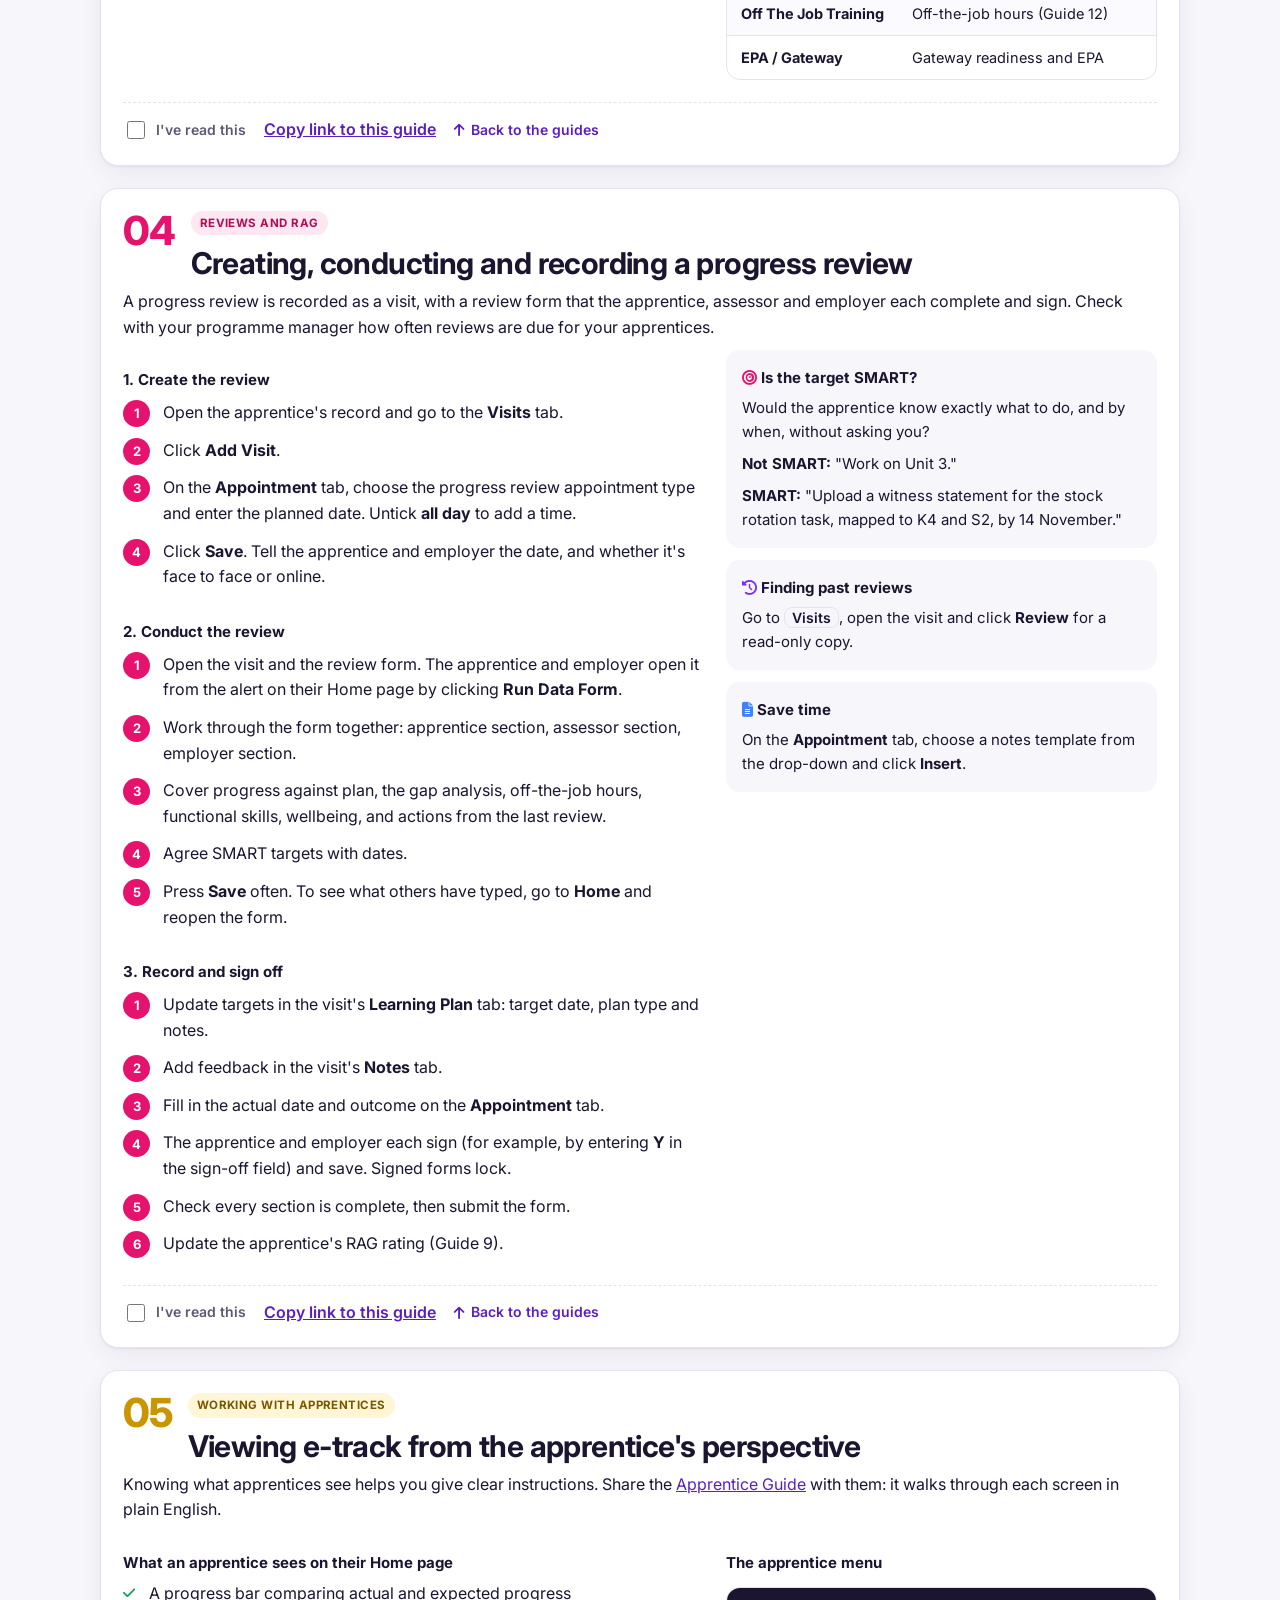
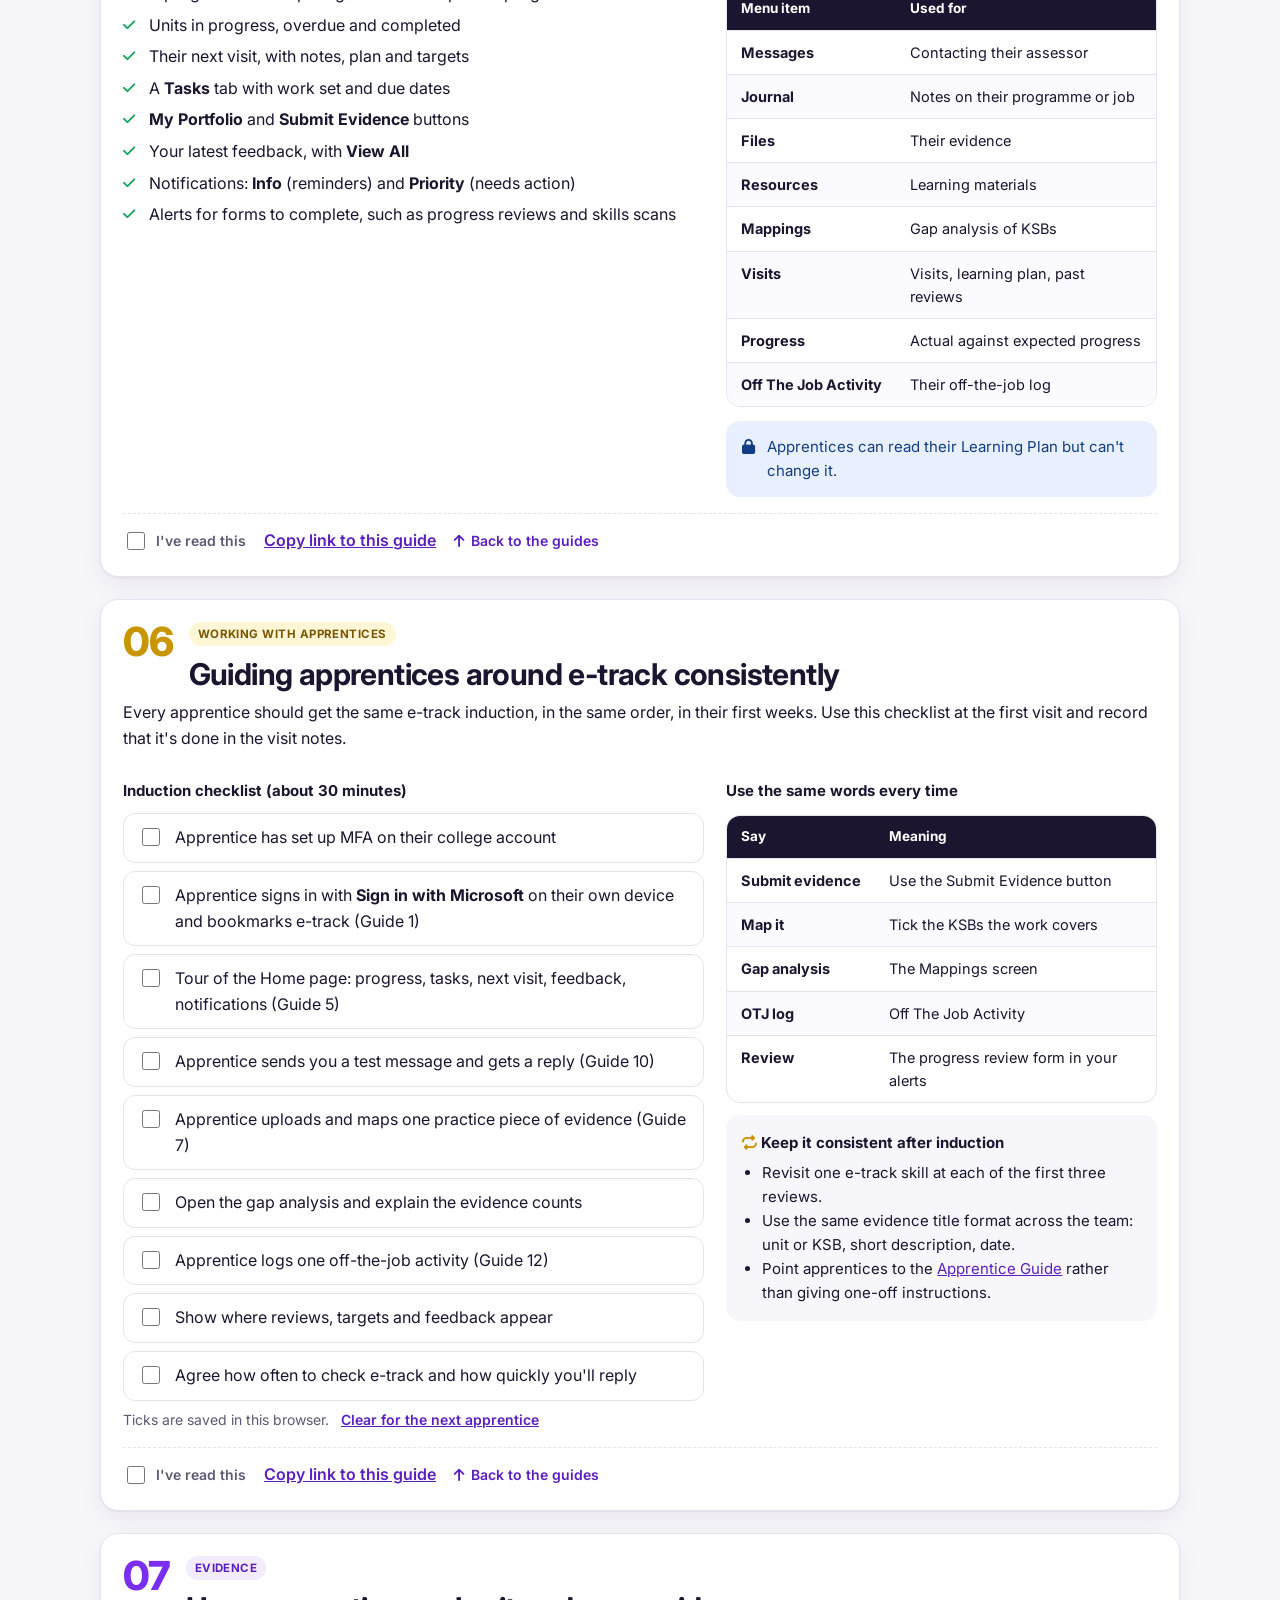
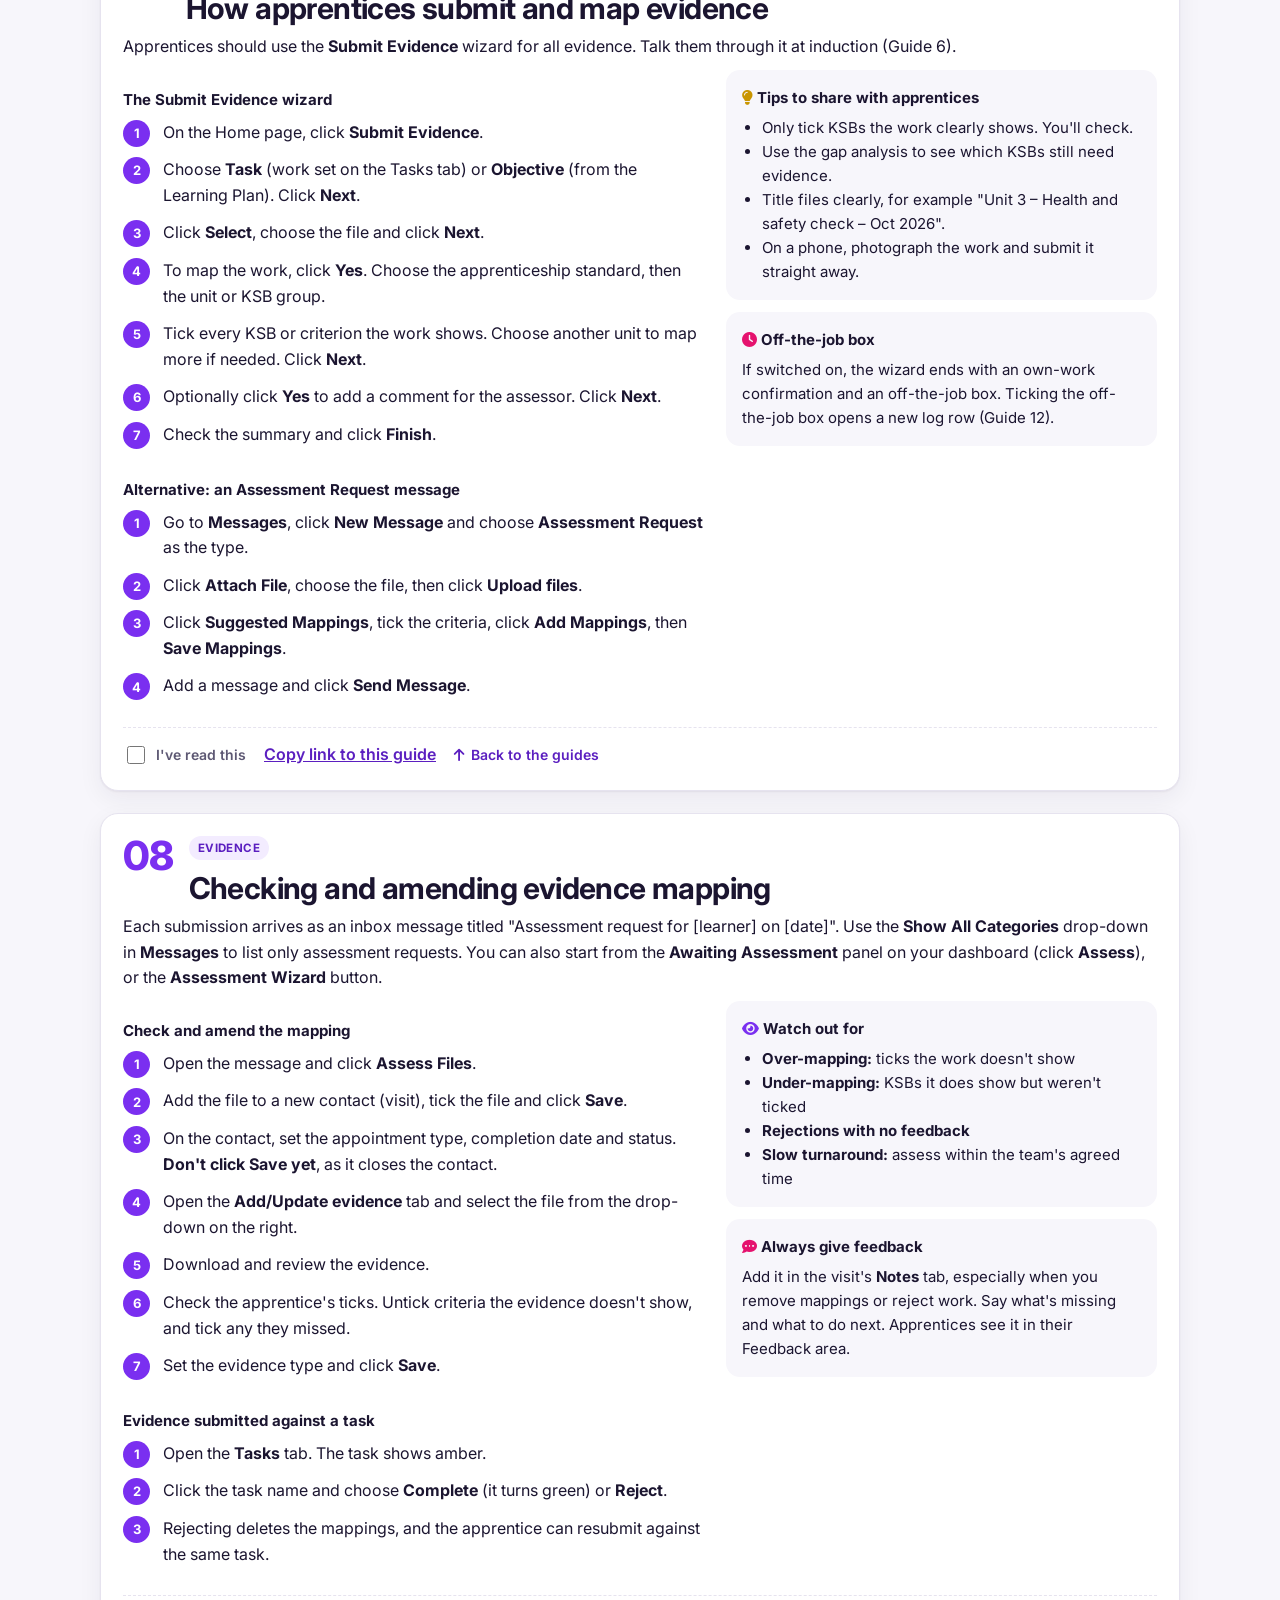
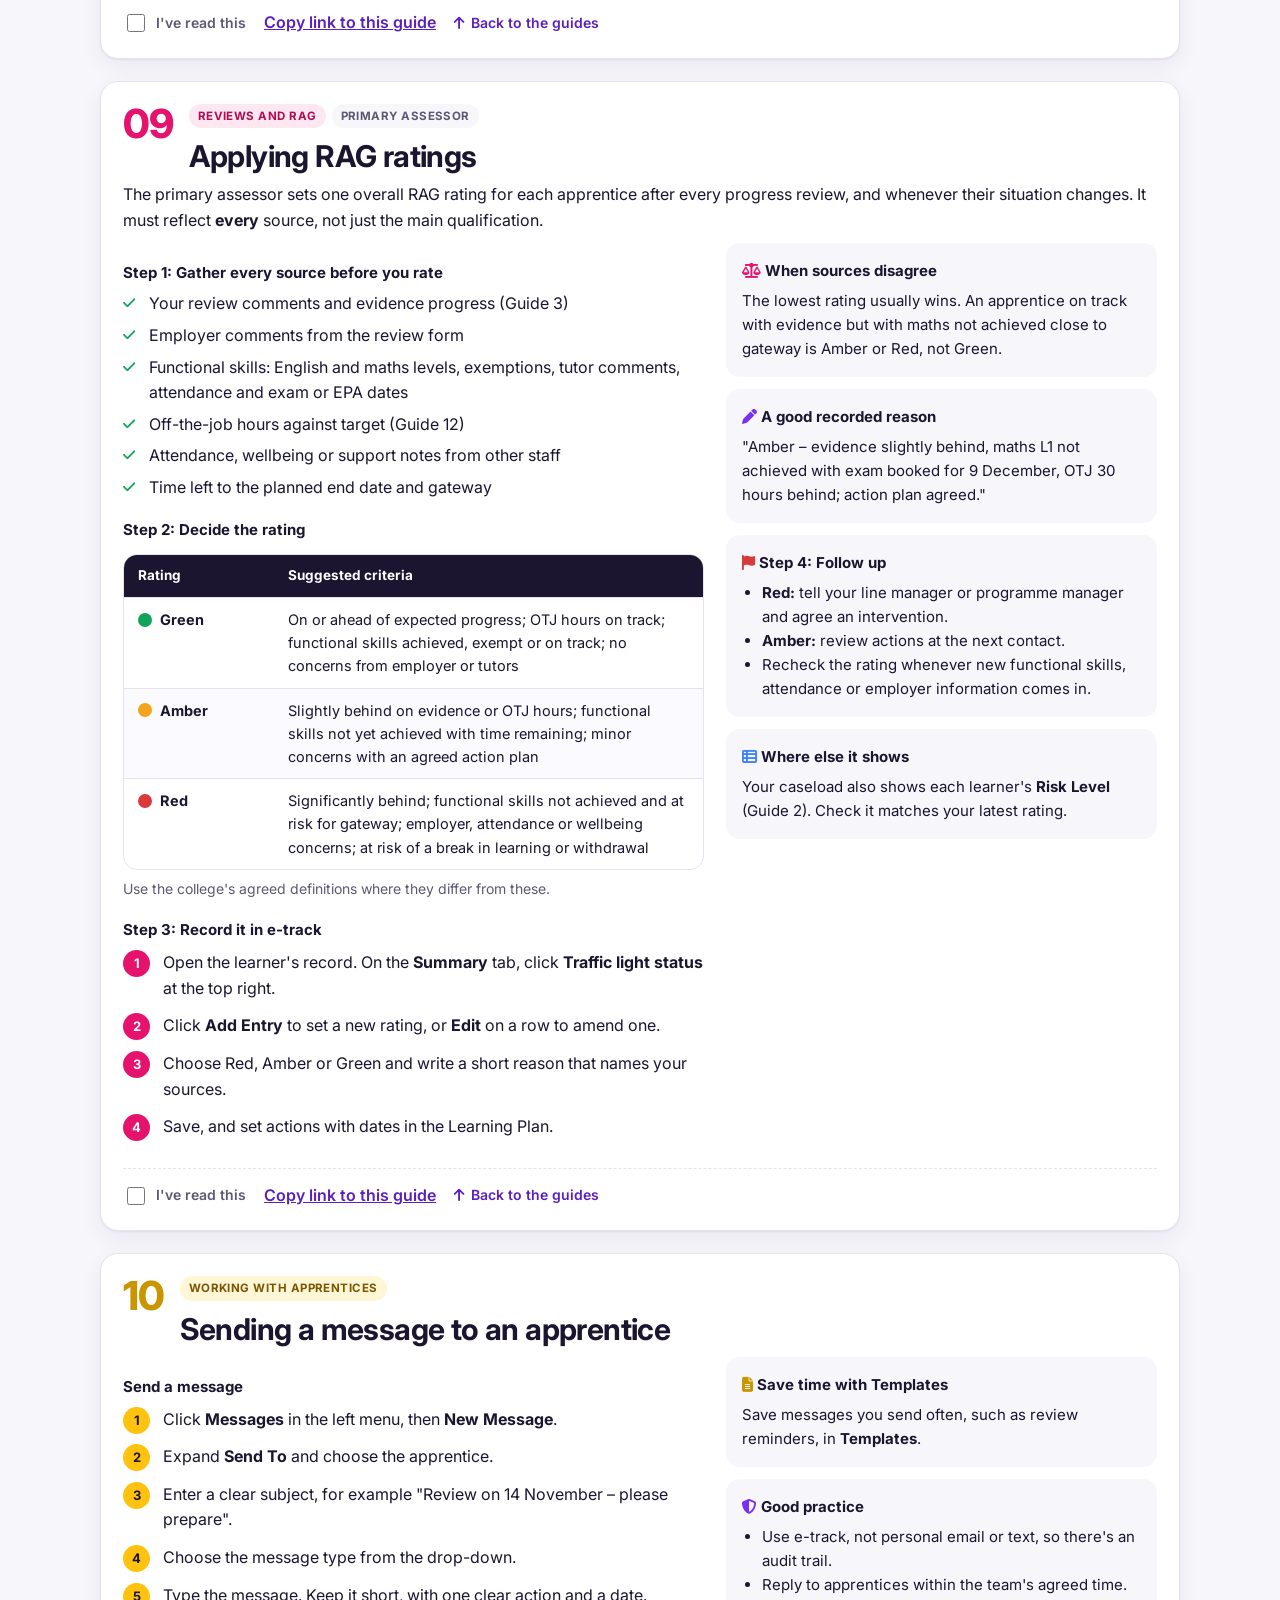
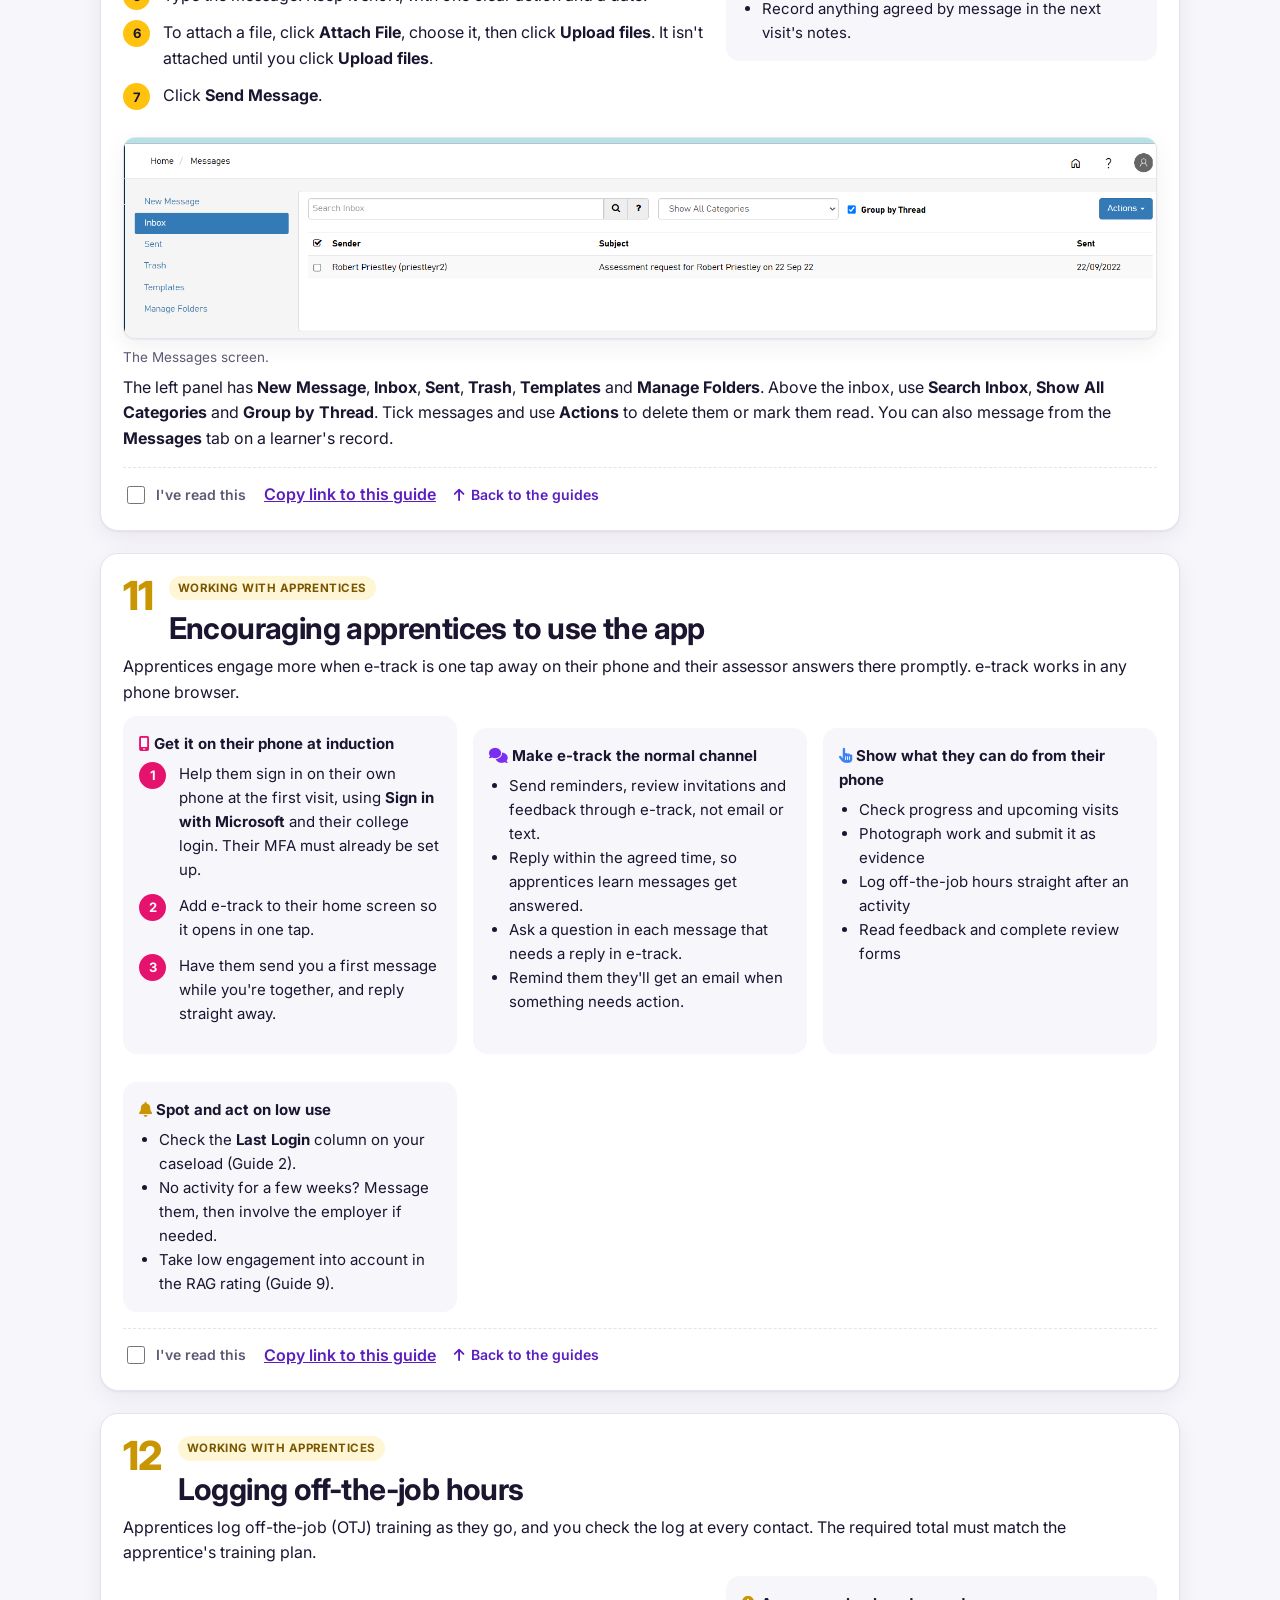
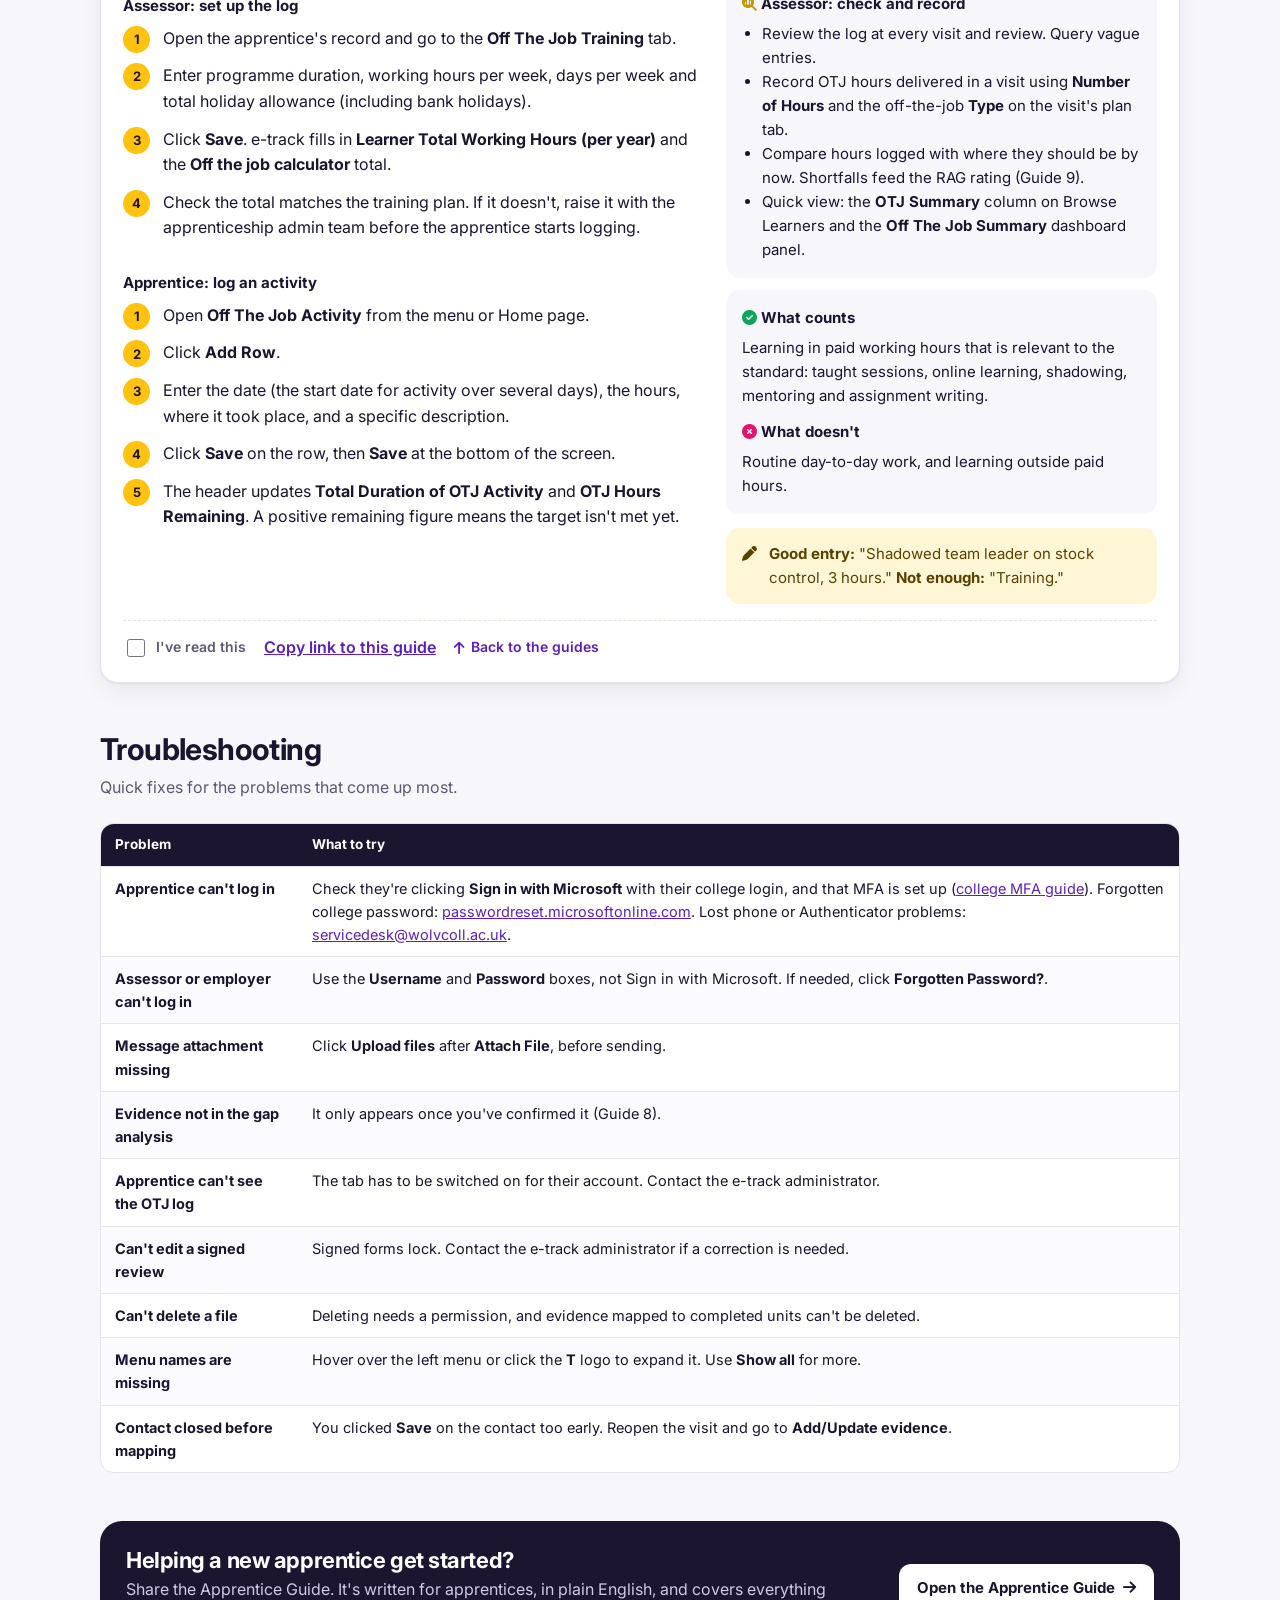
<file: assessor-guides.html>
<!DOCTYPE html>
<html lang="en-GB">
<head>
<meta charset="UTF-8">
<meta name="viewport" content="width=device-width, initial-scale=1.0">
<title>Assessor Guides | Apprenticeship Central</title>
<meta name="description" content="Twelve step-by-step e-track guides for apprenticeship assessors at City of Wolverhampton College.">
<meta property="og:title" content="Assessor Guides | Apprenticeship Central">
<meta property="og:description" content="Step-by-step e-track guides for assessors: caseloads, reviews, RAG ratings, evidence mapping, messages and off-the-job hours.">
<link rel="icon" href="data:image/svg+xml,%3Csvg xmlns='http://www.w3.org/2000/svg' viewBox='0 0 32 32'%3E%3Crect width='32' height='32' rx='8' fill='%237a2ff0'/%3E%3Ctext x='16' y='22' font-family='Arial' font-weight='700' font-size='14' fill='white' text-anchor='middle'%3EAC%3C/text%3E%3C/svg%3E">
<link rel="preconnect" href="https://fonts.googleapis.com">
<link rel="preconnect" href="https://fonts.gstatic.com" crossorigin>
<link href="https://fonts.googleapis.com/css2?family=Inter:wght@400;500;600;700;800&display=swap" rel="stylesheet">
<link href="https://cdnjs.cloudflare.com/ajax/libs/font-awesome/6.5.2/css/all.min.css" rel="stylesheet">
<link href="assets/style.css?v=1" rel="stylesheet">
</head>
<body>
<a class="skip" href="#main">Skip to content</a>
<header class="site-header">
  <div class="wrap">
    <div class="header-row">
      <a class="brand" href="index.html"><span class="brand-mark" aria-hidden="true">AC</span><span>Apprenticeship Central<span class="brand-text-long"> · e-track Support</span></span></a>
      <a class="login-pill" href="https://etrack.wolvcoll.ac.uk/etrack/" target="_blank" rel="noopener"><i class="fa-solid fa-right-to-bracket" aria-hidden="true"></i> <span class="lp-long">Log in to</span> e-track</a>
    </div>
    <nav class="steps" aria-label="Support hub sections">
      <a class="step-link" href="index.html"><span class="num"><i class="fa-solid fa-circle-info" aria-hidden="true"></i></span><span class="t">What is e-track?<small>Start here</small></span></a>
      <a class="step-link" href="assessor-guides.html" aria-current="page"><span class="num"><i class="fa-solid fa-user-tie" aria-hidden="true"></i></span><span class="t">Assessor Guides<small>12 how-to guides</small></span></a>
      <a class="step-link" href="apprentice-guide.html"><span class="num"><i class="fa-solid fa-user-graduate" aria-hidden="true"></i></span><span class="t">Apprentice Guide<small>Share with learners</small></span></a>
      <a class="step-link" href="employer-guide.html"><span class="num"><i class="fa-solid fa-briefcase" aria-hidden="true"></i></span><span class="t">Employer Guide<small>Coming soon</small></span></a>
    </nav>
  </div>
</header>

<section class="hero compact">
  <div class="wrap">
    <p class="eyebrow">For assessors</p>
    <h1>Assessor Guides</h1>
    <p class="lede">Twelve short, step-by-step guides to everything you do in e-track. Pick a tile, or search for what you need.</p>
  </div>
</section>

<main id="main">
  <div class="wrap">

    <h2 id="board-title">Pick a guide</h2>
    <label for="guide-search" class="sub" style="display:block;margin-bottom:10px">Search all twelve guides, for example "RAG", "target" or "upload".</label>
    <input id="guide-search" class="search" type="search" placeholder="Search the guides" autocomplete="off">
    <div class="legend" aria-hidden="true">
      <span><i style="background:var(--blue)"></i>Getting around</span>
      <span><i style="background:var(--pink)"></i>Reviews and RAG</span>
      <span><i style="background:var(--purple)"></i>Evidence</span>
      <span><i style="background:var(--yellow)"></i>Working with apprentices</span>
    </div>
    <p class="no-results">No guides match that search. Try a shorter word.</p>

    <div class="board four" id="board" style="margin-bottom:48px">
      <a class="tile blue" href="#g01" data-tile="g01"><span class="tick"><i class="fa-solid fa-check" aria-hidden="true"></i></span><span class="tnum">01</span><span class="tname">Logging in and getting around</span><span class="tdesc">Log in, read your dashboard and use the menu.</span><span class="tmeta"><span class="tag blue">Getting around</span></span></a>
      <a class="tile blue" href="#g02" data-tile="g02"><span class="tick"><i class="fa-solid fa-check" aria-hidden="true"></i></span><span class="tnum">02</span><span class="tname">Your active caseload</span><span class="tdesc">Find, filter and read your caseload on Browse Learners.</span><span class="tmeta"><span class="tag blue">Getting around</span></span></a>
      <a class="tile blue" href="#g03" data-tile="g03"><span class="tick"><i class="fa-solid fa-check" aria-hidden="true"></i></span><span class="tnum">03</span><span class="tname">An apprentice's progress</span><span class="tdesc">Read the Summary tab and the tabs on a learner record.</span><span class="tmeta"><span class="tag blue">Getting around</span></span></a>
      <a class="tile pink" href="#g04" data-tile="g04"><span class="tick"><i class="fa-solid fa-check" aria-hidden="true"></i></span><span class="tnum">04</span><span class="tname">Progress reviews</span><span class="tdesc">Create, conduct and record a progress review.</span><span class="tmeta"><span class="tag pink">Reviews and RAG</span></span></a>
      <a class="tile yellow" href="#g05" data-tile="g05"><span class="tick"><i class="fa-solid fa-check" aria-hidden="true"></i></span><span class="tnum">05</span><span class="tname">The apprentice's view</span><span class="tdesc">What apprentices see when they log in.</span><span class="tmeta"><span class="tag yellow">Apprentices</span></span></a>
      <a class="tile yellow" href="#g06" data-tile="g06"><span class="tick"><i class="fa-solid fa-check" aria-hidden="true"></i></span><span class="tnum">06</span><span class="tname">Guiding apprentices consistently</span><span class="tdesc">The induction checklist and the words we all use.</span><span class="tmeta"><span class="tag yellow">Apprentices</span></span></a>
      <a class="tile" href="#g07" data-tile="g07"><span class="tick"><i class="fa-solid fa-check" aria-hidden="true"></i></span><span class="tnum">07</span><span class="tname">How apprentices submit evidence</span><span class="tdesc">The Submit Evidence wizard and mapping KSBs.</span><span class="tmeta"><span class="tag purple">Evidence</span></span></a>
      <a class="tile" href="#g08" data-tile="g08"><span class="tick"><i class="fa-solid fa-check" aria-hidden="true"></i></span><span class="tnum">08</span><span class="tname">Checking and amending mapping</span><span class="tdesc">Assess a submission, fix the mapping, give feedback.</span><span class="tmeta"><span class="tag purple">Evidence</span></span></a>
      <a class="tile pink" href="#g09" data-tile="g09"><span class="tick"><i class="fa-solid fa-check" aria-hidden="true"></i></span><span class="tnum">09</span><span class="tname">Applying RAG ratings</span><span class="tdesc">Rate using every source, including functional skills.</span><span class="tmeta"><span class="tag pink">Reviews and RAG</span></span></a>
      <a class="tile yellow" href="#g10" data-tile="g10"><span class="tick"><i class="fa-solid fa-check" aria-hidden="true"></i></span><span class="tnum">10</span><span class="tname">Messaging an apprentice</span><span class="tdesc">Send, reply and save message templates.</span><span class="tmeta"><span class="tag yellow">Apprentices</span></span></a>
      <a class="tile yellow" href="#g11" data-tile="g11"><span class="tick"><i class="fa-solid fa-check" aria-hidden="true"></i></span><span class="tnum">11</span><span class="tname">Encouraging app use</span><span class="tdesc">Get apprentices using e-track on their phone.</span><span class="tmeta"><span class="tag yellow">Apprentices</span></span></a>
      <a class="tile yellow" href="#g12" data-tile="g12"><span class="tick"><i class="fa-solid fa-check" aria-hidden="true"></i></span><span class="tnum">12</span><span class="tname">Off-the-job hours</span><span class="tdesc">Set up, log and check off-the-job training.</span><span class="tmeta"><span class="tag yellow">Apprentices</span></span></a>
    </div>

    <!-- 01 -->
    <section class="card task blue" id="g01">
      <div class="task-head"><span class="big">01</span><div><div class="tags"><span class="tag blue">Getting around</span></div><h2>Logging in and getting around</h2></div></div>
      <div class="task-cols">
        <div>
          <h4>Log in</h4>
          <ol class="steplist blue">
            <li>Go to <a href="https://etrack.wolvcoll.ac.uk/etrack/" target="_blank" rel="noopener">etrack.wolvcoll.ac.uk/etrack</a> in any web browser.</li>
            <li>Under "Or enter your details below", enter the <span class="ui">Username</span> and <span class="ui">Password</span> allocated to you. Don't use <span class="ui">Sign in with Microsoft</span>: that's for apprentices.</li>
            <li>Click <span class="ui">Log in</span>. You land on <span class="ui">Your Dashboard</span>.</li>
          </ol>
          <figure class="shot"><a class="zoom" href="assets/img/login.png"><img src="assets/img/login.png" alt="The Maytas Hub login page with a Sign in with Microsoft button, then Username and Password boxes, Log in and Forgotten Password" loading="lazy"></a><figcaption>The login page. Assessors and employers use the Username and Password boxes.</figcaption></figure>
        </div>
        <div>
          <div class="side-box"><h4><i class="fa-brands fa-microsoft" style="color:var(--pink)" aria-hidden="true"></i> Apprentices sign in differently</h4><p>Apprentices click <span class="ui">Sign in with Microsoft</span> and use their <strong>college login details</strong>. They must set up MFA on their college account first, or they can't sign in. Check this at induction (Guide 6).</p><p>Point them to the college guides: <a href="https://www.wolvcoll.ac.uk/wp-content/uploads/2025/02/SSPR-MFA-setup-guide-part-a-v1-5-1.pdf" target="_blank" rel="noopener">Part 1: Set up MFA</a>, <a href="https://www.wolvcoll.ac.uk/wp-content/uploads/2025/02/Creating-a-Passkey.pdf" target="_blank" rel="noopener">Part 2: Create a passkey</a>, <a href="https://www.wolvcoll.ac.uk/wp-content/uploads/2025/02/Creating-a-passkey-Part-C.pdf" target="_blank" rel="noopener">Part 3: Log in using MFA</a> and the <a href="https://www.wolvcoll.ac.uk/wp-content/uploads/2025/02/SSPR-Self-service-password-reset-guide-v1.3-3.pdf" target="_blank" rel="noopener">password reset guide</a>.</p></div>
          <div class="side-box"><h4><i class="fa-solid fa-key" style="color:var(--blue)" aria-hidden="true"></i> Forgotten your password?</h4><p>Click <span class="ui">Forgotten Password?</span> under the <span class="ui">Log in</span> button, enter your details and follow the link in the email.</p></div>
          <div class="side-box"><h4><i class="fa-solid fa-thumbtack" style="color:var(--purple)" aria-hidden="true"></i> Pin the menu open</h4><p>The menu down the left shows icons only. Hover over it, or click the <span class="ui">T</span> logo, to see the names. Click the pin icon to keep it open.</p></div>
        </div>
      </div>

      <h4 style="margin-top:22px">Your Dashboard</h4>
      <p>Start every week here. The dashboard is made of panels:</p>
      <div class="table-wrap"><table class="data wrap1">
        <thead><tr><th>Panel</th><th>What it shows</th></tr></thead>
        <tbody>
          <tr><td>My Learners</td><td>Your apprentices, each with a progress bar and percentage</td></tr>
          <tr><td>Calendar</td><td>Visits and events by month. Click a date to see that day; click <span class="ui">+</span> to add an event</td></tr>
          <tr><td>Notifications</td><td>Priority (red), warning (amber) and informative (purple) alerts, such as learners behind target</td></tr>
          <tr><td>Unread Messages</td><td>New messages from apprentices</td></tr>
          <tr><td>Awaiting Assessment</td><td>Evidence submitted and waiting for you, with an <span class="ui">Assess</span> button</td></tr>
          <tr><td>Upcoming Visits</td><td>Your next planned visits</td></tr>
          <tr><td>Off The Job Summary</td><td>Off-the-job hours across your learners</td></tr>
          <tr><td>New Learners</td><td>Learners added this week (change the drop-down for a longer period)</td></tr>
          <tr><td>On / Ahead of / Behind Target</td><td>The percentage of your learners in each group</td></tr>
        </tbody>
      </table></div>
      <div class="shot-pair">
        <figure class="shot"><a class="zoom" href="assets/img/dashboard.png"><img src="assets/img/dashboard.png" alt="Top half of the assessor dashboard" loading="lazy"></a><figcaption>Your Dashboard (top half).</figcaption></figure>
        <figure class="shot"><a class="zoom" href="assets/img/dashboard-lower.png"><img src="assets/img/dashboard-lower.png" alt="Lower half of the assessor dashboard with Upcoming Visits, Off The Job Summary, New Learners and target dials" loading="lazy"></a><figcaption>Your Dashboard (lower half).</figcaption></figure>
      </div>
      <p style="margin-top:10px">Turn on <span class="ui">Team Dashboard</span> at the top right to see your team's learners. Click the expand icon on any panel to open it full size.</p>

      <h4 style="margin-top:22px">The menu</h4>
      <div class="task-cols">
        <div>
          <div class="table-wrap"><table class="data">
            <thead><tr><th>Menu item</th><th>Used for</th></tr></thead>
            <tbody>
              <tr><td>Home</td><td>Your dashboard</td></tr>
              <tr><td>Messages</td><td>Inbox, sent messages and templates (Guide 10)</td></tr>
              <tr><td>Reports</td><td>Caseload and programme reports</td></tr>
              <tr><td>Learners</td><td>Browse Learners and your caseload (Guide 2)</td></tr>
              <tr><td>Browse Team</td><td>Learners across your team</td></tr>
              <tr><td>Browse Modules</td><td>Standards and qualifications in e-track</td></tr>
              <tr><td>IQA Planning</td><td>Internal quality assurance sampling</td></tr>
              <tr><td>Journal</td><td>Journal entries</td></tr>
              <tr><td>Tasks</td><td>Tasks set for learners</td></tr>
              <tr><td>Course Attendance</td><td>Attendance records</td></tr>
              <tr><td>News</td><td>College e-track news</td></tr>
            </tbody>
          </table></div>
          <ul class="ticks" style="margin-top:12px">
            <li>Items with a <span class="ui">&lt;</span> arrow (<span class="ui">Messages</span>, <span class="ui">Learners</span>) open a sub-menu.</li>
            <li><span class="ui">Show all</span> at the bottom adds more items, such as <span class="ui">Wellbeing</span> and <span class="ui">My Activity Log</span>. The editors and settings there are for e-track administrators.</li>
            <li>Type in <span class="ui">Search...</span> at the top of the menu to find a learner by name.</li>
            <li>The top bar shows where you are, for example <span class="ui">Home / Messages</span>. Click any part to go back.</li>
          </ul>
        </div>
        <div class="shot-pair">
          <figure class="shot"><a class="zoom" href="assets/img/menu.png"><img src="assets/img/menu.png" alt="The full Maytas Hub menu" loading="lazy"></a><figcaption>The full menu.</figcaption></figure>
          <figure class="shot"><a class="zoom" href="assets/img/menu-show-all.png"><img src="assets/img/menu-show-all.png" alt="Extra menu items shown under Show all" loading="lazy"></a><figcaption>Extra items under Show all.</figcaption></figure>
        </div>
      </div>
      <div class="guide-foot"><label class="done-toggle"><input type="checkbox" data-done="g01"> I've read this</label><button class="link-btn" data-share="#g01">Copy link to this guide</button><a class="back-top" href="#board"><i class="fa-solid fa-arrow-up" aria-hidden="true"></i> Back to the guides</a></div>
    </section>

    <!-- 02 -->
    <section class="card task blue" id="g02">
      <div class="task-head"><span class="big">02</span><div><div class="tags"><span class="tag blue">Getting around</span></div><h2>Your active caseload</h2></div></div>
      <p>Your caseload lives on the <span class="ui">Browse Learners</span> screen. The <span class="ui">My Learners</span> panel on your dashboard gives a quick view too.</p>
      <div class="task-cols">
        <div>
          <ol class="steplist blue">
            <li>In the left menu, click <span class="path">Learners → Browse Learners</span>. Or click the expand icon on the <span class="ui">My Learners</span> dashboard panel.</li>
            <li>Stay on the <span class="ui">Caseload</span> tab. The count at the top right shows how many learners are listed.</li>
            <li>Click <span class="ui">Show Filters</span> to narrow the list, for example to active learners only.</li>
            <li>Click a learner's name to open their record, or use <span class="ui">Jump To...</span> at the end of the row to go straight to visits, messages or files.</li>
          </ol>
        </div>
        <div>
          <div class="side-box"><h4><i class="fa-solid fa-magnifying-glass" style="color:var(--blue)" aria-hidden="true"></i> Not on your caseload?</h4><p>Use the <span class="ui">Find Learners</span> tab. Team leaders can use <span class="ui">Browse Team</span> in the menu.</p></div>
          <div class="side-box"><h4><i class="fa-solid fa-calendar-week" style="color:var(--pink)" aria-hidden="true"></i> Check every week</h4><ul><li>Overdue next visits</li><li>Red progress dots and High risk levels</li><li>Old last-login dates</li><li>The <span class="ui">Awaiting Assessment</span> panel</li></ul></div>
        </div>
      </div>
      <figure class="shot"><a class="zoom" href="assets/img/caseload.png"><img src="assets/img/caseload.png" alt="Browse Learners, Caseload tab, showing the caseload columns, Show Filters and Jump To" loading="lazy"></a><figcaption>Browse Learners, Caseload tab.</figcaption></figure>
      <h4>Reading the columns</h4>
      <div class="table-wrap"><table class="data wrap1">
        <thead><tr><th>Column</th><th>What to look for</th></tr></thead>
        <tbody>
          <tr><td>Status</td><td>The learner's current status icon</td></tr>
          <tr><td>Start Date / Exp. Completion Date</td><td>Programme dates. Learners past their expected completion date need action</td></tr>
          <tr><td>Programme Progress</td><td>How far through the programme they are</td></tr>
          <tr><td>Last Visit / My Last Visit</td><td>Last contact by anyone, and by you</td></tr>
          <tr><td>Last Login</td><td>When the apprentice last used e-track. Long gaps mean low engagement (Guide 11)</td></tr>
          <tr><td>Progress</td><td>Evidence progress, with a coloured dot. Red means behind target</td></tr>
          <tr><td>Next Visit</td><td>Next planned visit. Highlighted red when overdue</td></tr>
          <tr><td>OTJ Summary</td><td>Off-the-job hours position (Guide 12)</td></tr>
          <tr><td>Risk Level</td><td>The current risk rating, such as High (Guide 9)</td></tr>
        </tbody>
      </table></div>
      <div class="callout info"><i class="fa-solid fa-wand-magic-sparkles" aria-hidden="true"></i><p>The <span class="ui">Assessment Wizard</span> button on this screen starts an assessment for a learner (Guide 8).</p></div>
      <div class="guide-foot"><label class="done-toggle"><input type="checkbox" data-done="g02"> I've read this</label><button class="link-btn" data-share="#g02">Copy link to this guide</button><a class="back-top" href="#board"><i class="fa-solid fa-arrow-up" aria-hidden="true"></i> Back to the guides</a></div>
    </section>

    <!-- 03 -->
    <section class="card task blue" id="g03">
      <div class="task-head"><span class="big">03</span><div><div class="tags"><span class="tag blue">Getting around</span></div><h2>An apprentice's progress</h2></div></div>
      <p>Open the learner from your caseload (Guide 2). Their record opens on the <span class="ui">Summary</span> tab.</p>
      <figure class="shot"><a class="zoom" href="assets/img/learner-summary.png"><img src="assets/img/learner-summary.png" alt="A learner's Summary tab with record tabs, action buttons, Traffic light status, Timeline and Standard Progress" loading="lazy"></a><figcaption>A learner's Summary tab.</figcaption></figure>
      <div class="task-cols">
        <div>
          <h4>Reading the Summary tab</h4>
          <ul class="ticks">
            <li><span class="ui">Standard Progress</span> is overall progress, with a coloured dot. Red means behind.</li>
            <li>The pie chart splits the standard into <span class="ui">Completed</span>, <span class="ui">Completed Awaiting IV</span>, <span class="ui">Evidence Gathered</span>, <span class="ui">In progress</span>, <span class="ui">Overdue</span> and <span class="ui">Not started</span>.</li>
            <li>Compare <span class="ui">Standard Progress</span> with <span class="ui">Expected Progress</span> to see how far behind or ahead they are, and check the <span class="ui">Projected Completion Date</span>.</li>
            <li><span class="ui">Timeline</span> shows activity year by year. Click a block to see what it was.</li>
            <li><span class="ui">Active Workflows</span> lists open processes. Turn on <span class="ui">Show Complete</span> to see finished ones.</li>
            <li>More than one standard? Choose it from the drop-down at the top right.</li>
          </ul>
          <div class="callout tip"><i class="fa-solid fa-triangle-exclamation" aria-hidden="true"></i><p><strong>Remember:</strong> progress shows evidence coverage, not quality. Evidence only counts once you've confirmed it, and readiness for end-point assessment is judged in progress reviews.</p></div>
        </div>
        <div>
          <h4>The tabs on a learner record</h4>
          <div class="table-wrap"><table class="data">
            <thead><tr><th>Tab</th><th>Use it for</th></tr></thead>
            <tbody>
              <tr><td>Mappings</td><td>Gap analysis: evidence against each KSB</td></tr>
              <tr><td>Details</td><td>Learner and programme details</td></tr>
              <tr><td>Visits</td><td>Visits and progress reviews</td></tr>
              <tr><td>IQA</td><td>Quality assurance sampling</td></tr>
              <tr><td>Files</td><td>All evidence in the portfolio</td></tr>
              <tr><td>Journal</td><td>Notes shared with the learner</td></tr>
              <tr><td>Messages</td><td>Messages with this learner</td></tr>
              <tr><td>Skill Scan</td><td>Skills scan results</td></tr>
              <tr><td>Showcase</td><td>Best work for EPA</td></tr>
              <tr><td>Learner Journey</td><td>Key stages of the programme</td></tr>
              <tr><td>Data Queue</td><td>Forms waiting to be completed</td></tr>
              <tr><td>Off The Job Training</td><td>Off-the-job hours (Guide 12)</td></tr>
              <tr><td>EPA / Gateway</td><td>Gateway readiness and EPA</td></tr>
            </tbody>
          </table></div>
        </div>
      </div>
      <div class="guide-foot"><label class="done-toggle"><input type="checkbox" data-done="g03"> I've read this</label><button class="link-btn" data-share="#g03">Copy link to this guide</button><a class="back-top" href="#board"><i class="fa-solid fa-arrow-up" aria-hidden="true"></i> Back to the guides</a></div>
    </section>

    <!-- 04 -->
    <section class="card task pink" id="g04">
      <div class="task-head"><span class="big">04</span><div><div class="tags"><span class="tag pink">Reviews and RAG</span></div><h2>Creating, conducting and recording a progress review</h2></div></div>
      <p>A progress review is recorded as a visit, with a review form that the apprentice, assessor and employer each complete and sign. Check with your programme manager how often reviews are due for your apprentices.</p>
      <div class="task-cols">
        <div>
          <h4>1. Create the review</h4>
          <ol class="steplist pink">
            <li>Open the apprentice's record and go to the <span class="ui">Visits</span> tab.</li>
            <li>Click <span class="ui">Add Visit</span>.</li>
            <li>On the <span class="ui">Appointment</span> tab, choose the progress review appointment type and enter the planned date. Untick <span class="ui">all day</span> to add a time.</li>
            <li>Click <span class="ui">Save</span>. Tell the apprentice and employer the date, and whether it's face to face or online.</li>
          </ol>
          <h4>2. Conduct the review</h4>
          <ol class="steplist pink">
            <li>Open the visit and the review form. The apprentice and employer open it from the alert on their Home page by clicking <span class="ui">Run Data Form</span>.</li>
            <li>Work through the form together: apprentice section, assessor section, employer section.</li>
            <li>Cover progress against plan, the gap analysis, off-the-job hours, functional skills, wellbeing, and actions from the last review.</li>
            <li>Agree SMART targets with dates.</li>
            <li>Press <span class="ui">Save</span> often. To see what others have typed, go to <span class="ui">Home</span> and reopen the form.</li>
          </ol>
          <h4>3. Record and sign off</h4>
          <ol class="steplist pink">
            <li>Update targets in the visit's <span class="ui">Learning Plan</span> tab: target date, plan type and notes.</li>
            <li>Add feedback in the visit's <span class="ui">Notes</span> tab.</li>
            <li>Fill in the actual date and outcome on the <span class="ui">Appointment</span> tab.</li>
            <li>The apprentice and employer each sign (for example, by entering <span class="ui">Y</span> in the sign-off field) and save. Signed forms lock.</li>
            <li>Check every section is complete, then submit the form.</li>
            <li>Update the apprentice's RAG rating (Guide 9).</li>
          </ol>
        </div>
        <div>
          <div class="side-box"><h4><i class="fa-solid fa-bullseye" style="color:var(--pink)" aria-hidden="true"></i> Is the target SMART?</h4><p>Would the apprentice know exactly what to do, and by when, without asking you?</p><p><strong>Not SMART:</strong> "Work on Unit 3."</p><p><strong>SMART:</strong> "Upload a witness statement for the stock rotation task, mapped to K4 and S2, by 14 November."</p></div>
          <div class="side-box"><h4><i class="fa-solid fa-clock-rotate-left" style="color:var(--purple)" aria-hidden="true"></i> Finding past reviews</h4><p>Go to <span class="path">Visits</span>, open the visit and click <span class="ui">Review</span> for a read-only copy.</p></div>
          <div class="side-box"><h4><i class="fa-solid fa-file-lines" style="color:var(--blue)" aria-hidden="true"></i> Save time</h4><p>On the <span class="ui">Appointment</span> tab, choose a notes template from the drop-down and click <span class="ui">Insert</span>.</p></div>
        </div>
      </div>
      <div class="guide-foot"><label class="done-toggle"><input type="checkbox" data-done="g04"> I've read this</label><button class="link-btn" data-share="#g04">Copy link to this guide</button><a class="back-top" href="#board"><i class="fa-solid fa-arrow-up" aria-hidden="true"></i> Back to the guides</a></div>
    </section>

    <!-- 05 -->
    <section class="card task yellow" id="g05">
      <div class="task-head"><span class="big">05</span><div><div class="tags"><span class="tag yellow">Working with apprentices</span></div><h2>Viewing e-track from the apprentice's perspective</h2></div></div>
      <p>Knowing what apprentices see helps you give clear instructions. Share the <a href="apprentice-guide.html">Apprentice Guide</a> with them: it walks through each screen in plain English.</p>
      <div class="task-cols">
        <div>
          <h4>What an apprentice sees on their Home page</h4>
          <ul class="ticks">
            <li>A progress bar comparing actual and expected progress</li>
            <li>Units in progress, overdue and completed</li>
            <li>Their next visit, with notes, plan and targets</li>
            <li>A <span class="ui">Tasks</span> tab with work set and due dates</li>
            <li><span class="ui">My Portfolio</span> and <span class="ui">Submit Evidence</span> buttons</li>
            <li>Your latest feedback, with <span class="ui">View All</span></li>
            <li>Notifications: <span class="ui">Info</span> (reminders) and <span class="ui">Priority</span> (needs action)</li>
            <li>Alerts for forms to complete, such as progress reviews and skills scans</li>
          </ul>
        </div>
        <div>
          <h4>The apprentice menu</h4>
          <div class="table-wrap"><table class="data">
            <thead><tr><th>Menu item</th><th>Used for</th></tr></thead>
            <tbody>
              <tr><td>Messages</td><td>Contacting their assessor</td></tr>
              <tr><td>Journal</td><td>Notes on their programme or job</td></tr>
              <tr><td>Files</td><td>Their evidence</td></tr>
              <tr><td>Resources</td><td>Learning materials</td></tr>
              <tr><td>Mappings</td><td>Gap analysis of KSBs</td></tr>
              <tr><td>Visits</td><td>Visits, learning plan, past reviews</td></tr>
              <tr><td>Progress</td><td>Actual against expected progress</td></tr>
              <tr><td>Off The Job Activity</td><td>Their off-the-job log</td></tr>
            </tbody>
          </table></div>
          <div class="callout info"><i class="fa-solid fa-lock" aria-hidden="true"></i><p>Apprentices can read their Learning Plan but can't change it.</p></div>
        </div>
      </div>
      <div class="guide-foot"><label class="done-toggle"><input type="checkbox" data-done="g05"> I've read this</label><button class="link-btn" data-share="#g05">Copy link to this guide</button><a class="back-top" href="#board"><i class="fa-solid fa-arrow-up" aria-hidden="true"></i> Back to the guides</a></div>
    </section>

    <!-- 06 -->
    <section class="card task yellow" id="g06">
      <div class="task-head"><span class="big">06</span><div><div class="tags"><span class="tag yellow">Working with apprentices</span></div><h2>Guiding apprentices around e-track consistently</h2></div></div>
      <p>Every apprentice should get the same e-track induction, in the same order, in their first weeks. Use this checklist at the first visit and record that it's done in the visit notes.</p>
      <div class="task-cols">
        <div>
          <h4>Induction checklist (about 30 minutes)</h4>
          <ul class="checklist" data-list="induction">
            <li><label><input type="checkbox"><span>Apprentice has set up MFA on their college account</span></label></li>
            <li><label><input type="checkbox"><span>Apprentice signs in with <strong>Sign in with Microsoft</strong> on their own device and bookmarks e-track (Guide 1)</span></label></li>
            <li><label><input type="checkbox"><span>Tour of the Home page: progress, tasks, next visit, feedback, notifications (Guide 5)</span></label></li>
            <li><label><input type="checkbox"><span>Apprentice sends you a test message and gets a reply (Guide 10)</span></label></li>
            <li><label><input type="checkbox"><span>Apprentice uploads and maps one practice piece of evidence (Guide 7)</span></label></li>
            <li><label><input type="checkbox"><span>Open the gap analysis and explain the evidence counts</span></label></li>
            <li><label><input type="checkbox"><span>Apprentice logs one off-the-job activity (Guide 12)</span></label></li>
            <li><label><input type="checkbox"><span>Show where reviews, targets and feedback appear</span></label></li>
            <li><label><input type="checkbox"><span>Agree how often to check e-track and how quickly you'll reply</span></label></li>
          </ul>
          <div class="check-tools"><span>Ticks are saved in this browser.</span><button class="link-btn" data-reset="induction">Clear for the next apprentice</button></div>
        </div>
        <div>
          <h4>Use the same words every time</h4>
          <div class="table-wrap"><table class="data">
            <thead><tr><th>Say</th><th>Meaning</th></tr></thead>
            <tbody>
              <tr><td>Submit evidence</td><td>Use the Submit Evidence button</td></tr>
              <tr><td>Map it</td><td>Tick the KSBs the work covers</td></tr>
              <tr><td>Gap analysis</td><td>The Mappings screen</td></tr>
              <tr><td>OTJ log</td><td>Off The Job Activity</td></tr>
              <tr><td>Review</td><td>The progress review form in your alerts</td></tr>
            </tbody>
          </table></div>
          <div class="side-box" style="margin-top:12px"><h4><i class="fa-solid fa-repeat" style="color:#c99500" aria-hidden="true"></i> Keep it consistent after induction</h4><ul><li>Revisit one e-track skill at each of the first three reviews.</li><li>Use the same evidence title format across the team: unit or KSB, short description, date.</li><li>Point apprentices to the <a href="apprentice-guide.html">Apprentice Guide</a> rather than giving one-off instructions.</li></ul></div>
        </div>
      </div>
      <div class="guide-foot"><label class="done-toggle"><input type="checkbox" data-done="g06"> I've read this</label><button class="link-btn" data-share="#g06">Copy link to this guide</button><a class="back-top" href="#board"><i class="fa-solid fa-arrow-up" aria-hidden="true"></i> Back to the guides</a></div>
    </section>

    <!-- 07 -->
    <section class="card task" id="g07">
      <div class="task-head"><span class="big">07</span><div><div class="tags"><span class="tag purple">Evidence</span></div><h2>How apprentices submit and map evidence</h2></div></div>
      <p>Apprentices should use the <span class="ui">Submit Evidence</span> wizard for all evidence. Talk them through it at induction (Guide 6).</p>
      <div class="task-cols">
        <div>
          <h4>The Submit Evidence wizard</h4>
          <ol class="steplist purple">
            <li>On the Home page, click <span class="ui">Submit Evidence</span>.</li>
            <li>Choose <span class="ui">Task</span> (work set on the Tasks tab) or <span class="ui">Objective</span> (from the Learning Plan). Click <span class="ui">Next</span>.</li>
            <li>Click <span class="ui">Select</span>, choose the file and click <span class="ui">Next</span>.</li>
            <li>To map the work, click <span class="ui">Yes</span>. Choose the apprenticeship standard, then the unit or KSB group.</li>
            <li>Tick every KSB or criterion the work shows. Choose another unit to map more if needed. Click <span class="ui">Next</span>.</li>
            <li>Optionally click <span class="ui">Yes</span> to add a comment for the assessor. Click <span class="ui">Next</span>.</li>
            <li>Check the summary and click <span class="ui">Finish</span>.</li>
          </ol>
          <h4>Alternative: an Assessment Request message</h4>
          <ol class="steplist purple">
            <li>Go to <span class="ui">Messages</span>, click <span class="ui">New Message</span> and choose <span class="ui">Assessment Request</span> as the type.</li>
            <li>Click <span class="ui">Attach File</span>, choose the file, then click <span class="ui">Upload files</span>.</li>
            <li>Click <span class="ui">Suggested Mappings</span>, tick the criteria, click <span class="ui">Add Mappings</span>, then <span class="ui">Save Mappings</span>.</li>
            <li>Add a message and click <span class="ui">Send Message</span>.</li>
          </ol>
        </div>
        <div>
          <div class="side-box"><h4><i class="fa-solid fa-lightbulb" style="color:#c99500" aria-hidden="true"></i> Tips to share with apprentices</h4><ul><li>Only tick KSBs the work clearly shows. You'll check.</li><li>Use the gap analysis to see which KSBs still need evidence.</li><li>Title files clearly, for example "Unit 3 – Health and safety check – Oct 2026".</li><li>On a phone, photograph the work and submit it straight away.</li></ul></div>
          <div class="side-box"><h4><i class="fa-solid fa-clock" style="color:var(--pink)" aria-hidden="true"></i> Off-the-job box</h4><p>If switched on, the wizard ends with an own-work confirmation and an off-the-job box. Ticking the off-the-job box opens a new log row (Guide 12).</p></div>
        </div>
      </div>
      <div class="guide-foot"><label class="done-toggle"><input type="checkbox" data-done="g07"> I've read this</label><button class="link-btn" data-share="#g07">Copy link to this guide</button><a class="back-top" href="#board"><i class="fa-solid fa-arrow-up" aria-hidden="true"></i> Back to the guides</a></div>
    </section>

    <!-- 08 -->
    <section class="card task" id="g08">
      <div class="task-head"><span class="big">08</span><div><div class="tags"><span class="tag purple">Evidence</span></div><h2>Checking and amending evidence mapping</h2></div></div>
      <p>Each submission arrives as an inbox message titled "Assessment request for [learner] on [date]". Use the <span class="ui">Show All Categories</span> drop-down in <span class="ui">Messages</span> to list only assessment requests. You can also start from the <span class="ui">Awaiting Assessment</span> panel on your dashboard (click <span class="ui">Assess</span>), or the <span class="ui">Assessment Wizard</span> button.</p>
      <div class="task-cols">
        <div>
          <h4>Check and amend the mapping</h4>
          <ol class="steplist purple">
            <li>Open the message and click <span class="ui">Assess Files</span>.</li>
            <li>Add the file to a new contact (visit), tick the file and click <span class="ui">Save</span>.</li>
            <li>On the contact, set the appointment type, completion date and status. <strong>Don't click Save yet</strong>, as it closes the contact.</li>
            <li>Open the <span class="ui">Add/Update evidence</span> tab and select the file from the drop-down on the right.</li>
            <li>Download and review the evidence.</li>
            <li>Check the apprentice's ticks. Untick criteria the evidence doesn't show, and tick any they missed.</li>
            <li>Set the evidence type and click <span class="ui">Save</span>.</li>
          </ol>
          <h4>Evidence submitted against a task</h4>
          <ol class="steplist purple">
            <li>Open the <span class="ui">Tasks</span> tab. The task shows amber.</li>
            <li>Click the task name and choose <span class="ui">Complete</span> (it turns green) or <span class="ui">Reject</span>.</li>
            <li>Rejecting deletes the mappings, and the apprentice can resubmit against the same task.</li>
          </ol>
        </div>
        <div>
          <div class="side-box"><h4><i class="fa-solid fa-eye" style="color:var(--purple)" aria-hidden="true"></i> Watch out for</h4><ul><li><strong>Over-mapping:</strong> ticks the work doesn't show</li><li><strong>Under-mapping:</strong> KSBs it does show but weren't ticked</li><li><strong>Rejections with no feedback</strong></li><li><strong>Slow turnaround:</strong> assess within the team's agreed time</li></ul></div>
          <div class="side-box"><h4><i class="fa-solid fa-comment-dots" style="color:var(--pink)" aria-hidden="true"></i> Always give feedback</h4><p>Add it in the visit's <span class="ui">Notes</span> tab, especially when you remove mappings or reject work. Say what's missing and what to do next. Apprentices see it in their Feedback area.</p></div>
        </div>
      </div>
      <div class="guide-foot"><label class="done-toggle"><input type="checkbox" data-done="g08"> I've read this</label><button class="link-btn" data-share="#g08">Copy link to this guide</button><a class="back-top" href="#board"><i class="fa-solid fa-arrow-up" aria-hidden="true"></i> Back to the guides</a></div>
    </section>

    <!-- 09 -->
    <section class="card task pink" id="g09">
      <div class="task-head"><span class="big">09</span><div><div class="tags"><span class="tag pink">Reviews and RAG</span><span class="tag neutral">Primary assessor</span></div><h2>Applying RAG ratings</h2></div></div>
      <p>The primary assessor sets one overall RAG rating for each apprentice after every progress review, and whenever their situation changes. It must reflect <strong>every</strong> source, not just the main qualification.</p>
      <div class="task-cols">
        <div>
          <h4>Step 1: Gather every source before you rate</h4>
          <ul class="ticks">
            <li>Your review comments and evidence progress (Guide 3)</li>
            <li>Employer comments from the review form</li>
            <li>Functional skills: English and maths levels, exemptions, tutor comments, attendance and exam or EPA dates</li>
            <li>Off-the-job hours against target (Guide 12)</li>
            <li>Attendance, wellbeing or support notes from other staff</li>
            <li>Time left to the planned end date and gateway</li>
          </ul>
          <h4>Step 2: Decide the rating</h4>
          <div class="table-wrap"><table class="data wrap1">
            <thead><tr><th>Rating</th><th>Suggested criteria</th></tr></thead>
            <tbody>
              <tr><td><span class="rag g">Green</span></td><td>On or ahead of expected progress; OTJ hours on track; functional skills achieved, exempt or on track; no concerns from employer or tutors</td></tr>
              <tr><td><span class="rag a">Amber</span></td><td>Slightly behind on evidence or OTJ hours; functional skills not yet achieved with time remaining; minor concerns with an agreed action plan</td></tr>
              <tr><td><span class="rag r">Red</span></td><td>Significantly behind; functional skills not achieved and at risk for gateway; employer, attendance or wellbeing concerns; at risk of a break in learning or withdrawal</td></tr>
            </tbody>
          </table></div>
          <p style="font-size:14px;color:var(--muted);margin-top:8px">Use the college's agreed definitions where they differ from these.</p>
          <h4>Step 3: Record it in e-track</h4>
          <ol class="steplist pink">
            <li>Open the learner's record. On the <span class="ui">Summary</span> tab, click <span class="ui">Traffic light status</span> at the top right.</li>
            <li>Click <span class="ui">Add Entry</span> to set a new rating, or <span class="ui">Edit</span> on a row to amend one.</li>
            <li>Choose Red, Amber or Green and write a short reason that names your sources.</li>
            <li>Save, and set actions with dates in the Learning Plan.</li>
          </ol>
        </div>
        <div>
          <div class="side-box"><h4><i class="fa-solid fa-scale-balanced" style="color:var(--pink)" aria-hidden="true"></i> When sources disagree</h4><p>The lowest rating usually wins. An apprentice on track with evidence but with maths not achieved close to gateway is Amber or Red, not Green.</p></div>
          <div class="side-box"><h4><i class="fa-solid fa-pen" style="color:var(--purple)" aria-hidden="true"></i> A good recorded reason</h4><p>"Amber – evidence slightly behind, maths L1 not achieved with exam booked for 9 December, OTJ 30 hours behind; action plan agreed."</p></div>
          <div class="side-box"><h4><i class="fa-solid fa-flag" style="color:#d93a3a" aria-hidden="true"></i> Step 4: Follow up</h4><ul><li><strong>Red:</strong> tell your line manager or programme manager and agree an intervention.</li><li><strong>Amber:</strong> review actions at the next contact.</li><li>Recheck the rating whenever new functional skills, attendance or employer information comes in.</li></ul></div>
          <div class="side-box"><h4><i class="fa-solid fa-table-list" style="color:var(--blue)" aria-hidden="true"></i> Where else it shows</h4><p>Your caseload also shows each learner's <span class="ui">Risk Level</span> (Guide 2). Check it matches your latest rating.</p></div>
        </div>
      </div>
      <div class="guide-foot"><label class="done-toggle"><input type="checkbox" data-done="g09"> I've read this</label><button class="link-btn" data-share="#g09">Copy link to this guide</button><a class="back-top" href="#board"><i class="fa-solid fa-arrow-up" aria-hidden="true"></i> Back to the guides</a></div>
    </section>

    <!-- 10 -->
    <section class="card task yellow" id="g10">
      <div class="task-head"><span class="big">10</span><div><div class="tags"><span class="tag yellow">Working with apprentices</span></div><h2>Sending a message to an apprentice</h2></div></div>
      <div class="task-cols">
        <div>
          <h4>Send a message</h4>
          <ol class="steplist yellow">
            <li>Click <span class="ui">Messages</span> in the left menu, then <span class="ui">New Message</span>.</li>
            <li>Expand <span class="ui">Send To</span> and choose the apprentice.</li>
            <li>Enter a clear subject, for example "Review on 14 November – please prepare".</li>
            <li>Choose the message type from the drop-down.</li>
            <li>Type the message. Keep it short, with one clear action and a date.</li>
            <li>To attach a file, click <span class="ui">Attach File</span>, choose it, then click <span class="ui">Upload files</span>. It isn't attached until you click <span class="ui">Upload files</span>.</li>
            <li>Click <span class="ui">Send Message</span>.</li>
          </ol>
        </div>
        <div>
          <div class="side-box"><h4><i class="fa-solid fa-file-lines" style="color:#c99500" aria-hidden="true"></i> Save time with Templates</h4><p>Save messages you send often, such as review reminders, in <span class="ui">Templates</span>.</p></div>
          <div class="side-box"><h4><i class="fa-solid fa-shield-halved" style="color:var(--purple)" aria-hidden="true"></i> Good practice</h4><ul><li>Use e-track, not personal email or text, so there's an audit trail.</li><li>Reply to apprentices within the team's agreed time.</li><li>Record anything agreed by message in the next visit's notes.</li></ul></div>
        </div>
      </div>
      <figure class="shot"><a class="zoom" href="assets/img/messages.png"><img src="assets/img/messages.png" alt="The Messages screen with folders on the left, Search Inbox, Show All Categories, Group by Thread and Actions" loading="lazy"></a><figcaption>The Messages screen.</figcaption></figure>
      <p>The left panel has <span class="ui">New Message</span>, <span class="ui">Inbox</span>, <span class="ui">Sent</span>, <span class="ui">Trash</span>, <span class="ui">Templates</span> and <span class="ui">Manage Folders</span>. Above the inbox, use <span class="ui">Search Inbox</span>, <span class="ui">Show All Categories</span> and <span class="ui">Group by Thread</span>. Tick messages and use <span class="ui">Actions</span> to delete them or mark them read. You can also message from the <span class="ui">Messages</span> tab on a learner's record.</p>
      <div class="guide-foot"><label class="done-toggle"><input type="checkbox" data-done="g10"> I've read this</label><button class="link-btn" data-share="#g10">Copy link to this guide</button><a class="back-top" href="#board"><i class="fa-solid fa-arrow-up" aria-hidden="true"></i> Back to the guides</a></div>
    </section>

    <!-- 11 -->
    <section class="card task yellow" id="g11">
      <div class="task-head"><span class="big">11</span><div><div class="tags"><span class="tag yellow">Working with apprentices</span></div><h2>Encouraging apprentices to use the app</h2></div></div>
      <p>Apprentices engage more when e-track is one tap away on their phone and their assessor answers there promptly. e-track works in any phone browser.</p>
      <div class="grid g2">
        <div class="side-box"><h4><i class="fa-solid fa-mobile-screen" style="color:var(--pink)" aria-hidden="true"></i> Get it on their phone at induction</h4><ol class="steplist pink" style="margin-top:4px"><li>Help them sign in on their own phone at the first visit, using <span class="ui">Sign in with Microsoft</span> and their college login. Their MFA must already be set up.</li><li>Add e-track to their home screen so it opens in one tap.</li><li>Have them send you a first message while you're together, and reply straight away.</li></ol></div>
        <div class="side-box"><h4><i class="fa-solid fa-comments" style="color:var(--purple)" aria-hidden="true"></i> Make e-track the normal channel</h4><ul><li>Send reminders, review invitations and feedback through e-track, not email or text.</li><li>Reply within the agreed time, so apprentices learn messages get answered.</li><li>Ask a question in each message that needs a reply in e-track.</li><li>Remind them they'll get an email when something needs action.</li></ul></div>
        <div class="side-box"><h4><i class="fa-solid fa-hand-pointer" style="color:var(--blue)" aria-hidden="true"></i> Show what they can do from their phone</h4><ul><li>Check progress and upcoming visits</li><li>Photograph work and submit it as evidence</li><li>Log off-the-job hours straight after an activity</li><li>Read feedback and complete review forms</li></ul></div>
        <div class="side-box"><h4><i class="fa-solid fa-bell" style="color:#c99500" aria-hidden="true"></i> Spot and act on low use</h4><ul><li>Check the <span class="ui">Last Login</span> column on your caseload (Guide 2).</li><li>No activity for a few weeks? Message them, then involve the employer if needed.</li><li>Take low engagement into account in the RAG rating (Guide 9).</li></ul></div>
      </div>
      <div class="guide-foot"><label class="done-toggle"><input type="checkbox" data-done="g11"> I've read this</label><button class="link-btn" data-share="#g11">Copy link to this guide</button><a class="back-top" href="#board"><i class="fa-solid fa-arrow-up" aria-hidden="true"></i> Back to the guides</a></div>
    </section>

    <!-- 12 -->
    <section class="card task yellow" id="g12">
      <div class="task-head"><span class="big">12</span><div><div class="tags"><span class="tag yellow">Working with apprentices</span></div><h2>Logging off-the-job hours</h2></div></div>
      <p>Apprentices log off-the-job (OTJ) training as they go, and you check the log at every contact. The required total must match the apprentice's training plan.</p>
      <div class="task-cols">
        <div>
          <h4>Assessor: set up the log</h4>
          <ol class="steplist yellow">
            <li>Open the apprentice's record and go to the <span class="ui">Off The Job Training</span> tab.</li>
            <li>Enter programme duration, working hours per week, days per week and total holiday allowance (including bank holidays).</li>
            <li>Click <span class="ui">Save</span>. e-track fills in <span class="ui">Learner Total Working Hours (per year)</span> and the <span class="ui">Off the job calculator</span> total.</li>
            <li>Check the total matches the training plan. If it doesn't, raise it with the apprenticeship admin team before the apprentice starts logging.</li>
          </ol>
          <h4>Apprentice: log an activity</h4>
          <ol class="steplist yellow">
            <li>Open <span class="ui">Off The Job Activity</span> from the menu or Home page.</li>
            <li>Click <span class="ui">Add Row</span>.</li>
            <li>Enter the date (the start date for activity over several days), the hours, where it took place, and a specific description.</li>
            <li>Click <span class="ui">Save</span> on the row, then <span class="ui">Save</span> at the bottom of the screen.</li>
            <li>The header updates <span class="ui">Total Duration of OTJ Activity</span> and <span class="ui">OTJ Hours Remaining</span>. A positive remaining figure means the target isn't met yet.</li>
          </ol>
        </div>
        <div>
          <div class="side-box"><h4><i class="fa-solid fa-magnifying-glass-chart" style="color:#c99500" aria-hidden="true"></i> Assessor: check and record</h4><ul><li>Review the log at every visit and review. Query vague entries.</li><li>Record OTJ hours delivered in a visit using <span class="ui">Number of Hours</span> and the off-the-job <span class="ui">Type</span> on the visit's plan tab.</li><li>Compare hours logged with where they should be by now. Shortfalls feed the RAG rating (Guide 9).</li><li>Quick view: the <span class="ui">OTJ Summary</span> column on Browse Learners and the <span class="ui">Off The Job Summary</span> dashboard panel.</li></ul></div>
          <div class="side-box"><h4><i class="fa-solid fa-circle-check" style="color:var(--green)" aria-hidden="true"></i> What counts</h4><p>Learning in paid working hours that is relevant to the standard: taught sessions, online learning, shadowing, mentoring and assignment writing.</p><h4 style="margin-top:12px"><i class="fa-solid fa-circle-xmark" style="color:var(--pink)" aria-hidden="true"></i> What doesn't</h4><p>Routine day-to-day work, and learning outside paid hours.</p></div>
          <div class="callout tip"><i class="fa-solid fa-pen" aria-hidden="true"></i><p><strong>Good entry:</strong> "Shadowed team leader on stock control, 3 hours." <strong>Not enough:</strong> "Training."</p></div>
        </div>
      </div>
      <div class="guide-foot"><label class="done-toggle"><input type="checkbox" data-done="g12"> I've read this</label><button class="link-btn" data-share="#g12">Copy link to this guide</button><a class="back-top" href="#board"><i class="fa-solid fa-arrow-up" aria-hidden="true"></i> Back to the guides</a></div>
    </section>

    <!-- Troubleshooting -->
    <section class="block" id="help" style="margin-top:48px">
      <h2>Troubleshooting</h2>
      <p class="sub">Quick fixes for the problems that come up most.</p>
      <div class="table-wrap"><table class="data wrap1">
        <thead><tr><th>Problem</th><th>What to try</th></tr></thead>
        <tbody>
          <tr><td>Apprentice can't log in</td><td>Check they're clicking <span class="ui">Sign in with Microsoft</span> with their college login, and that MFA is set up (<a href="https://www.wolvcoll.ac.uk/wp-content/uploads/2025/02/SSPR-MFA-setup-guide-part-a-v1-5-1.pdf" target="_blank" rel="noopener">college MFA guide</a>). Forgotten college password: <a href="https://passwordreset.microsoftonline.com/" target="_blank" rel="noopener">passwordreset.microsoftonline.com</a>. Lost phone or Authenticator problems: <a href="mailto:servicedesk@wolvcoll.ac.uk">servicedesk@wolvcoll.ac.uk</a>.</td></tr>
          <tr><td>Assessor or employer can't log in</td><td>Use the <span class="ui">Username</span> and <span class="ui">Password</span> boxes, not Sign in with Microsoft. If needed, click <span class="ui">Forgotten Password?</span>.</td></tr>
          <tr><td>Message attachment missing</td><td>Click <span class="ui">Upload files</span> after <span class="ui">Attach File</span>, before sending.</td></tr>
          <tr><td>Evidence not in the gap analysis</td><td>It only appears once you've confirmed it (Guide 8).</td></tr>
          <tr><td>Apprentice can't see the OTJ log</td><td>The tab has to be switched on for their account. Contact the e-track administrator.</td></tr>
          <tr><td>Can't edit a signed review</td><td>Signed forms lock. Contact the e-track administrator if a correction is needed.</td></tr>
          <tr><td>Can't delete a file</td><td>Deleting needs a permission, and evidence mapped to completed units can't be deleted.</td></tr>
          <tr><td>Menu names are missing</td><td>Hover over the left menu or click the <span class="ui">T</span> logo to expand it. Use <span class="ui">Show all</span> for more.</td></tr>
          <tr><td>Contact closed before mapping</td><td>You clicked <span class="ui">Save</span> on the contact too early. Reopen the visit and go to <span class="ui">Add/Update evidence</span>.</td></tr>
        </tbody>
      </table></div>
    </section>

    <div class="next-band">
      <div>
        <h2>Helping a new apprentice get started?</h2>
        <p>Share the Apprentice Guide. It's written for apprentices, in plain English, and covers everything they do in e-track.</p>
      </div>
      <a class="btn light" href="apprentice-guide.html">Open the Apprentice Guide <i class="fa-solid fa-arrow-right" aria-hidden="true"></i></a>
    </div>

  </div>
</main>

<footer>
  <div class="wrap">
    <p><strong>Business Learning Technologies (BLT)</strong> · Apprenticeship Central</p>
    <p>City of Wolverhampton College · e-track (Tribal Maytas Hub)</p>
  </div>
</footer>
<a class="to-top" href="#main" aria-label="Back to top"><i class="fa-solid fa-arrow-up" aria-hidden="true"></i></a>
<script src="assets/site.js?v=1"></script>
</body>
</html>
</file>
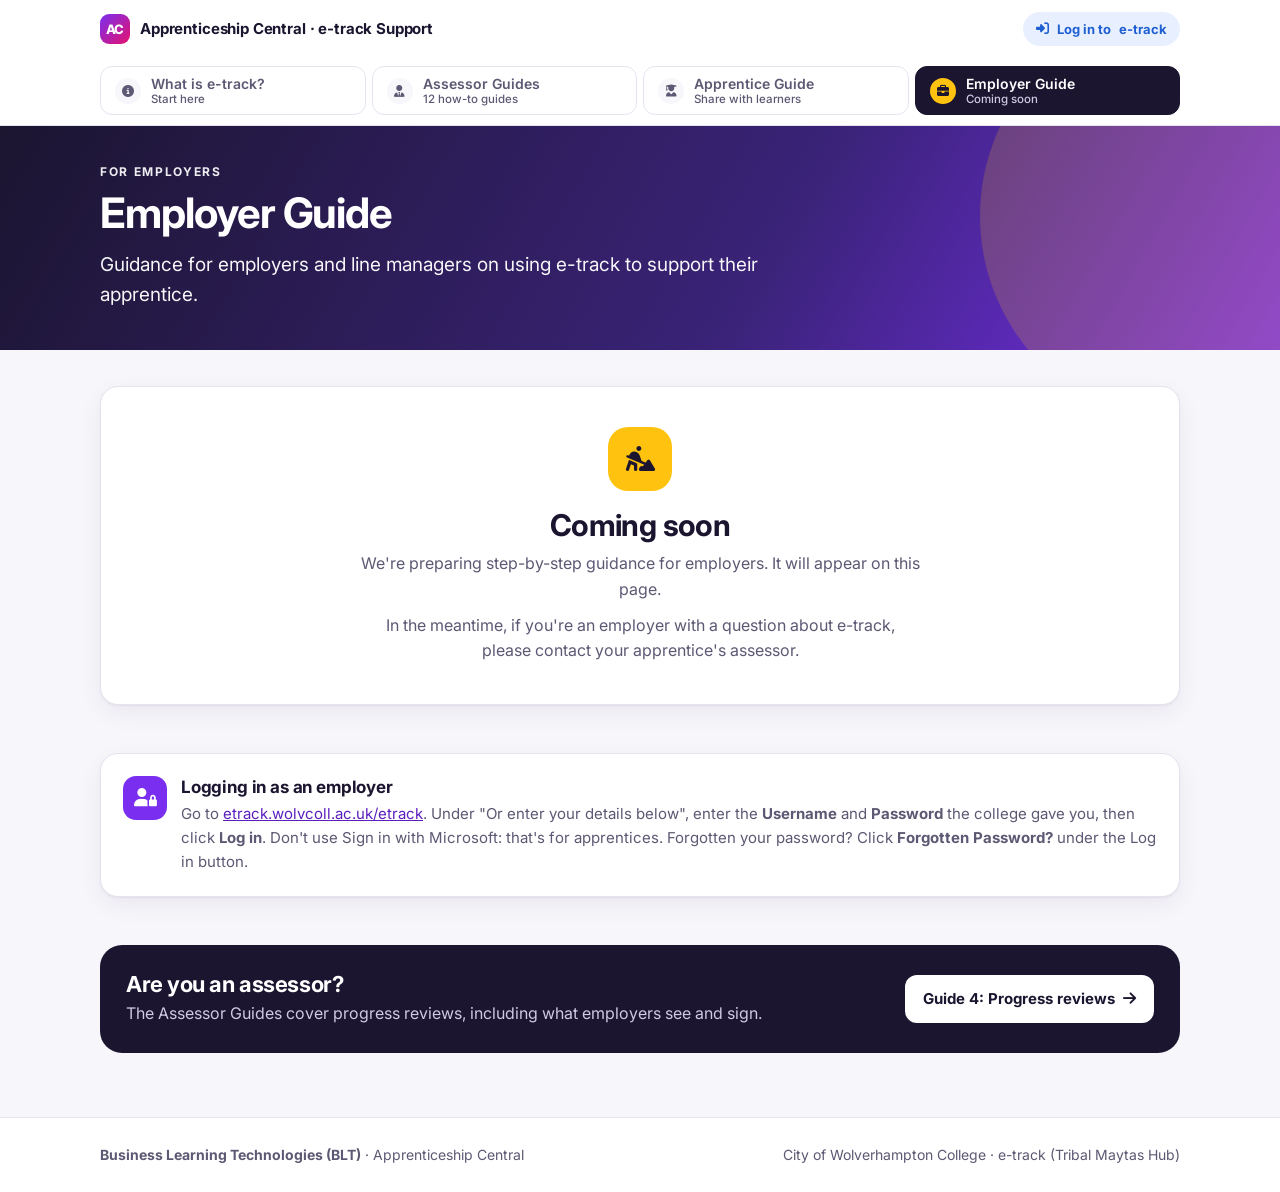
<file: employer-guide.html>
<!DOCTYPE html>
<html lang="en-GB">
<head>
<meta charset="UTF-8">
<meta name="viewport" content="width=device-width, initial-scale=1.0">
<title>Employer Guide | Apprenticeship Central</title>
<meta name="description" content="e-track guidance for employers and line managers of apprentices at City of Wolverhampton College.">
<meta property="og:title" content="Employer Guide | Apprenticeship Central">
<meta property="og:description" content="Step-by-step e-track guidance for assessors, apprentices and employers.">
<link rel="icon" href="data:image/svg+xml,%3Csvg xmlns='http://www.w3.org/2000/svg' viewBox='0 0 32 32'%3E%3Crect width='32' height='32' rx='8' fill='%237a2ff0'/%3E%3Ctext x='16' y='22' font-family='Arial' font-weight='700' font-size='14' fill='white' text-anchor='middle'%3EAC%3C/text%3E%3C/svg%3E">
<link rel="preconnect" href="https://fonts.googleapis.com">
<link rel="preconnect" href="https://fonts.gstatic.com" crossorigin>
<link href="https://fonts.googleapis.com/css2?family=Inter:wght@400;500;600;700;800&display=swap" rel="stylesheet">
<link href="https://cdnjs.cloudflare.com/ajax/libs/font-awesome/6.5.2/css/all.min.css" rel="stylesheet">
<link href="assets/style.css?v=1" rel="stylesheet">
</head>
<body>
<a class="skip" href="#main">Skip to content</a>
<header class="site-header">
  <div class="wrap">
    <div class="header-row">
      <a class="brand" href="index.html"><span class="brand-mark" aria-hidden="true">AC</span><span>Apprenticeship Central<span class="brand-text-long"> · e-track Support</span></span></a>
      <a class="login-pill" href="https://etrack.wolvcoll.ac.uk/etrack/" target="_blank" rel="noopener"><i class="fa-solid fa-right-to-bracket" aria-hidden="true"></i> <span class="lp-long">Log in to</span> e-track</a>
    </div>
    <nav class="steps" aria-label="Support hub sections">
      <a class="step-link" href="index.html"><span class="num"><i class="fa-solid fa-circle-info" aria-hidden="true"></i></span><span class="t">What is e-track?<small>Start here</small></span></a>
      <a class="step-link" href="assessor-guides.html"><span class="num"><i class="fa-solid fa-user-tie" aria-hidden="true"></i></span><span class="t">Assessor Guides<small>12 how-to guides</small></span></a>
      <a class="step-link" href="apprentice-guide.html"><span class="num"><i class="fa-solid fa-user-graduate" aria-hidden="true"></i></span><span class="t">Apprentice Guide<small>Share with learners</small></span></a>
      <a class="step-link" href="employer-guide.html" aria-current="page"><span class="num"><i class="fa-solid fa-briefcase" aria-hidden="true"></i></span><span class="t">Employer Guide<small>Coming soon</small></span></a>
    </nav>
  </div>
</header>

<section class="hero compact dark">
  <div class="wrap">
    <p class="eyebrow">For employers</p>
    <h1>Employer Guide</h1>
    <p class="lede">Guidance for employers and line managers on using e-track to support their apprentice.</p>
  </div>
</section>

<main id="main">
  <div class="wrap">

    <section class="card coming block">
      <span class="icon"><i class="fa-solid fa-person-digging" aria-hidden="true"></i></span>
      <h2>Coming soon</h2>
      <p>We're preparing step-by-step guidance for employers. It will appear on this page.</p>
      <p>In the meantime, if you're an employer with a question about e-track, please contact your apprentice's assessor.</p>
    </section>

    <section class="card block">
      <div class="feature"><span class="icon bg-purple"><i class="fa-solid fa-user-lock" aria-hidden="true"></i></span><div><h3>Logging in as an employer</h3><p>Go to <a href="https://etrack.wolvcoll.ac.uk/etrack/" target="_blank" rel="noopener">etrack.wolvcoll.ac.uk/etrack</a>. Under "Or enter your details below", enter the <strong>Username</strong> and <strong>Password</strong> the college gave you, then click <strong>Log in</strong>. Don't use Sign in with Microsoft: that's for apprentices. Forgotten your password? Click <strong>Forgotten Password?</strong> under the Log in button.</p></div></div>
    </section>

    <div class="next-band">
      <div>
        <h2>Are you an assessor?</h2>
        <p>The Assessor Guides cover progress reviews, including what employers see and sign.</p>
      </div>
      <a class="btn light" href="assessor-guides.html#g04">Guide 4: Progress reviews <i class="fa-solid fa-arrow-right" aria-hidden="true"></i></a>
    </div>

  </div>
</main>

<footer>
  <div class="wrap">
    <p><strong>Business Learning Technologies (BLT)</strong> · Apprenticeship Central</p>
    <p>City of Wolverhampton College · e-track (Tribal Maytas Hub)</p>
  </div>
</footer>
<a class="to-top" href="#main" aria-label="Back to top"><i class="fa-solid fa-arrow-up" aria-hidden="true"></i></a>
<script src="assets/site.js?v=1"></script>
</body>
</html>
</file>
<file: assets/style.css>
/* Apprenticeship Central — e-track Support Hub
   Palette taken from the e-track assessor session deck. */
:root {
  --purple: #7a2ff0;
  --purple-dark: #5b1fc0;
  --purple-soft: #f3ecff;
  --pink: #e5126e;
  --pink-dark: #b30c55;
  --pink-soft: #fde7f1;
  --yellow: #ffc20e;
  --yellow-soft: #fff6d6;
  --blue: #3d82f6;
  --blue-dark: #1f5fd1;
  --blue-soft: #e8f0ff;
  --green: #10a35a;
  --green-soft: #e3f6ec;
  --gold: #dbb351;
  --ink: #1b1530;
  --muted: #5d5873;
  --line: #e6e3ef;
  --bg: #f7f6fb;
  --card: #ffffff;
  --radius: 18px;
  --shadow: 0 1px 2px rgba(27, 21, 48, .06), 0 8px 24px rgba(27, 21, 48, .06);
  --max: 1120px;
}

* { box-sizing: border-box; }
html { scroll-behavior: smooth; scroll-padding-top: 140px; }
@media (prefers-reduced-motion: reduce) { html { scroll-behavior: auto; } * { transition: none !important; animation: none !important; } }

body {
  margin: 0;
  font-family: 'Inter', -apple-system, BlinkMacSystemFont, 'Segoe UI', sans-serif;
  background: var(--bg);
  color: var(--ink);
  line-height: 1.6;
  -webkit-font-smoothing: antialiased;
  overflow-x: hidden;
}
img { max-width: 100%; height: auto; display: block; }
a { color: var(--purple-dark); }
a:hover { color: var(--pink); }
:focus-visible { outline: 3px solid var(--yellow); outline-offset: 2px; border-radius: 6px; }

.skip { position: absolute; left: -999px; top: 8px; background: var(--ink); color: #fff; padding: 8px 14px; border-radius: 8px; z-index: 100; }
.skip:focus { left: 8px; }
.wrap { max-width: var(--max); margin: 0 auto; padding: 0 20px; }

/* ---------- Header + tabs ---------- */
.site-header {
  position: sticky; top: 0; z-index: 50;
  background: rgba(255, 255, 255, .94);
  backdrop-filter: blur(16px); -webkit-backdrop-filter: blur(16px);
  border-bottom: 1px solid var(--line);
}
.header-row { display: flex; align-items: center; justify-content: space-between; gap: 12px; height: 58px; }
.brand { display: flex; align-items: center; gap: 10px; text-decoration: none; color: var(--ink); font-weight: 700; font-size: 15px; letter-spacing: -.01em; }
.brand-mark { width: 30px; height: 30px; border-radius: 9px; background: linear-gradient(135deg, var(--purple), var(--pink)); color: #fff; display: grid; place-items: center; font-size: 13px; font-weight: 800; flex: none; }
.login-pill { display: inline-flex; align-items: center; gap: 8px; font-size: 13px; background: var(--blue-soft); color: var(--blue-dark); border-radius: 999px; padding: 7px 13px; font-weight: 700; text-decoration: none; white-space: nowrap; }
.login-pill:hover { background: #d9e6ff; color: var(--blue-dark); }

.steps { display: flex; gap: 6px; padding: 8px 0 10px; overflow-x: auto; scrollbar-width: none; }
.steps::-webkit-scrollbar { display: none; }
.step-link {
  flex: 1 1 0; min-width: max-content;
  display: flex; align-items: center; gap: 10px;
  padding: 8px 14px; border-radius: 12px;
  text-decoration: none; color: var(--muted); font-size: 14px; font-weight: 600;
  border: 1px solid var(--line); background: #fff;
}
.step-link .num { width: 26px; height: 26px; border-radius: 50%; display: grid; place-items: center; font-size: 12px; background: var(--bg); color: var(--muted); flex: none; }
.step-link small { display: block; font-weight: 500; font-size: 11.5px; color: var(--muted); line-height: 1.2; }
.step-link span.t { line-height: 1.25; }
.step-link:hover { border-color: var(--purple); color: var(--ink); }
.step-link[aria-current="page"] { background: var(--ink); border-color: var(--ink); color: #fff; }
.step-link[aria-current="page"] small { color: #cfc9e4; }
.step-link[aria-current="page"] .num { background: var(--yellow); color: var(--ink); }
@media (max-width: 680px) {
  .step-link small { display: none; }
  .step-link { padding: 7px 10px; font-size: 13px; gap: 7px; }
  .brand-text-long { display: none; }
  .login-pill .lp-long { display: none; }
}

/* ---------- Hero ---------- */
.hero { background: linear-gradient(120deg, var(--purple-dark) 0%, var(--purple) 45%, var(--pink) 100%); color: #fff; padding: 56px 0 72px; position: relative; overflow: hidden; }
.hero::after { content: ""; position: absolute; right: -120px; top: -120px; width: 420px; height: 420px; border-radius: 50%; background: rgba(255, 194, 14, .18); }
.hero .wrap { position: relative; z-index: 1; }
.eyebrow { text-transform: uppercase; letter-spacing: .14em; font-size: 12px; font-weight: 700; opacity: .92; margin: 0 0 10px; }
.hero h1 { font-size: clamp(32px, 5.4vw, 54px); line-height: 1.05; margin: 0 0 14px; letter-spacing: -.025em; }
.hero p.lede { font-size: clamp(16px, 2vw, 19px); max-width: 680px; margin: 0; opacity: .96; }
.hero.compact { padding: 36px 0 40px; }
.hero.compact h1 { font-size: clamp(28px, 4.4vw, 42px); }
.hero.blue { background: linear-gradient(120deg, #1f5fd1, var(--blue) 55%, var(--purple)); }
.hero.pink { background: linear-gradient(120deg, var(--pink), #f0457f 50%, var(--purple)); }
.hero.dark { background: linear-gradient(120deg, #1b1530, #3a2378 60%, var(--purple)); }
.hero-actions { display: flex; flex-wrap: wrap; gap: 10px; margin-top: 22px; }

/* ---------- Layout bits ---------- */
main { padding: 36px 0 64px; }
section.block { margin: 0 0 48px; }
h2 { font-size: clamp(23px, 3vw, 30px); letter-spacing: -.02em; line-height: 1.2; margin: 0 0 8px; }
h3 { font-size: 19px; letter-spacing: -.01em; margin: 0 0 6px; line-height: 1.3; }
h4 { font-size: 15px; margin: 18px 0 6px; }
.sub { color: var(--muted); margin: 0 0 22px; max-width: 760px; }
.grid { display: grid; gap: 16px; }
.g2 { grid-template-columns: repeat(auto-fit, minmax(300px, 1fr)); }
.g3 { grid-template-columns: repeat(auto-fit, minmax(260px, 1fr)); }
.g4 { grid-template-columns: repeat(auto-fit, minmax(220px, 1fr)); }
@media (max-width: 380px) { .g2, .g3, .g4 { grid-template-columns: 1fr; } }

.card { background: var(--card); border: 1px solid var(--line); border-radius: var(--radius); padding: 22px; box-shadow: var(--shadow); }
.card p { margin: 0 0 10px; }
.card p:last-child { margin-bottom: 0; }

.tag { display: inline-block; font-size: 11.5px; font-weight: 700; letter-spacing: .04em; text-transform: uppercase; padding: 3px 9px; border-radius: 999px; }
.tag.blue { background: var(--blue-soft); color: var(--blue-dark); }
.tag.purple { background: var(--purple-soft); color: var(--purple-dark); }
.tag.pink { background: var(--pink-soft); color: var(--pink-dark); }
.tag.yellow { background: var(--yellow-soft); color: #7a5600; }
.tag.green { background: var(--green-soft); color: #0b6e3d; }
.tag.neutral { background: var(--bg); color: var(--muted); }
.tags { display: flex; flex-wrap: wrap; gap: 6px; margin: 0 0 10px; }

.btn { display: inline-flex; align-items: center; gap: 8px; text-decoration: none; font-weight: 700; font-size: 15px; padding: 12px 18px; border-radius: 12px; border: 0; cursor: pointer; font-family: inherit; }
.btn.primary { background: var(--ink); color: #fff; }
.btn.primary:hover { background: var(--purple-dark); color: #fff; }
.btn.light { background: #fff; color: var(--ink); }
.btn.light:hover { background: var(--yellow); color: var(--ink); }
.btn.ghost-light { background: rgba(255,255,255,.14); color: #fff; border: 1px solid rgba(255,255,255,.4); }
.btn.ghost-light:hover { background: rgba(255,255,255,.24); color: #fff; }

/* ---------- Steps, ticks, paths ---------- */
.steplist { counter-reset: s; list-style: none; padding: 0; margin: 8px 0 0; }
.steplist li { counter-increment: s; position: relative; padding: 0 0 12px 40px; }
.steplist li::before { content: counter(s); position: absolute; left: 0; top: 0; width: 27px; height: 27px; border-radius: 50%; background: var(--ink); color: #fff; font-size: 13px; font-weight: 700; display: grid; place-items: center; }
.steplist.purple li::before { background: var(--purple); }
.steplist.blue li::before { background: var(--blue); }
.steplist.pink li::before { background: var(--pink); }
.steplist.yellow li::before { background: var(--yellow); color: var(--ink); }
.path { font-weight: 600; background: var(--bg); border: 1px solid var(--line); border-radius: 8px; padding: 1px 7px; font-size: .94em; box-decoration-break: clone; -webkit-box-decoration-break: clone; }
.ui { font-weight: 700; }

.ticks { list-style: none; padding: 0; margin: 6px 0 0; }
.ticks li { position: relative; padding-left: 26px; margin-bottom: 6px; }
.ticks li::before { content: "\f00c"; font-family: "Font Awesome 6 Free"; font-weight: 900; position: absolute; left: 0; top: 1px; color: var(--green); font-size: 14px; }
.ticks.cross li::before { content: "\f00d"; color: var(--pink); }

.callout { border-radius: 14px; padding: 14px 16px; display: flex; gap: 12px; align-items: flex-start; margin-top: 14px; font-size: 15px; }
.callout i { margin-top: 4px; }
.callout.pink { background: var(--pink-soft); color: #6d0a35; }
.callout.tip { background: var(--yellow-soft); color: #5a4100; }
.callout.warn { background: #fff1e8; color: #7a2e00; border: 1px solid #ffd2b5; }
.callout.info { background: var(--blue-soft); color: #123d85; }
.callout p { margin: 0; }

/* ---------- Guide board (tiles) ---------- */
.board { display: grid; grid-template-columns: repeat(3, 1fr); gap: 14px; }
.board.four { grid-template-columns: repeat(4, 1fr); }
@media (max-width: 960px) { .board.four { grid-template-columns: repeat(3, 1fr); } }
@media (max-width: 860px) { .board, .board.four { grid-template-columns: repeat(2, 1fr); } }
@media (max-width: 520px) { .board, .board.four { grid-template-columns: 1fr; } }
.tile {
  position: relative; display: flex; flex-direction: column; gap: 6px;
  text-decoration: none; color: var(--ink);
  background: #fff; border: 2px solid var(--line); border-radius: 20px; padding: 18px 18px 16px;
  min-height: 160px; transition: transform .15s ease, border-color .15s ease, box-shadow .15s ease;
}
.tile:hover { transform: translateY(-3px); border-color: var(--purple); box-shadow: var(--shadow); color: var(--ink); }
.tile[hidden] { display: none; }
.tile .tnum { font-size: 34px; font-weight: 800; line-height: 1; letter-spacing: -.03em; color: var(--purple); }
.tile .tname { font-size: 18px; font-weight: 800; letter-spacing: -.01em; line-height: 1.25; }
.tile .tdesc { font-size: 14px; color: var(--muted); }
.tile .tmeta { margin-top: auto; display: flex; gap: 6px; flex-wrap: wrap; padding-top: 6px; }
.tile.blue .tnum { color: var(--blue); }
.tile.pink .tnum { color: var(--pink); }
.tile.yellow .tnum { color: #c99500; }
.tile .tick { position: absolute; top: 14px; right: 14px; width: 28px; height: 28px; border-radius: 50%; background: var(--green); color: #fff; display: none; place-items: center; font-size: 13px; }
.tile.built .tick { display: grid; }
.tile.built { border-color: #9ad9b7; }

.search { width: 100%; max-width: 440px; padding: 11px 14px 11px 40px; border-radius: 12px; border: 1px solid var(--line); font: inherit; font-size: 15px; background: #fff url("data:image/svg+xml,%3Csvg xmlns='http://www.w3.org/2000/svg' width='16' height='16' fill='none' stroke='%235d5873' stroke-width='2' viewBox='0 0 24 24'%3E%3Ccircle cx='11' cy='11' r='7'/%3E%3Cpath d='m20 20-3.5-3.5'/%3E%3C/svg%3E") no-repeat 14px center; margin-bottom: 16px; }
.no-results { color: var(--muted); display: none; margin: 0 0 16px; }
.legend { display: flex; flex-wrap: wrap; gap: 6px 14px; font-size: 13.5px; color: var(--muted); margin: -6px 0 18px; }
.legend span { display: inline-flex; align-items: center; gap: 6px; }
.legend i { width: 10px; height: 10px; border-radius: 50%; display: inline-block; }

/* ---------- Guide sections ---------- */
.task { scroll-margin-top: 140px; margin-bottom: 22px; }
.task-head { display: flex; gap: 16px; align-items: flex-start; margin-bottom: 8px; }
.task-head .big { font-size: 40px; font-weight: 800; line-height: 1; letter-spacing: -.03em; color: var(--purple); flex: none; }
.task.blue .task-head .big { color: var(--blue); }
.task.pink .task-head .big { color: var(--pink); }
.task.yellow .task-head .big { color: #c99500; }
.task-head h2 { margin: 0; }
.task-cols { display: grid; grid-template-columns: 1.35fr 1fr; gap: 22px; margin-top: 10px; }
.task-cols > * { min-width: 0; }
@media (max-width: 820px) { .task-cols { grid-template-columns: 1fr; } }
.side-box { background: var(--bg); border-radius: 14px; padding: 16px; font-size: 15px; }
.side-box h4 { margin-top: 0; }
.side-box p { margin: 0 0 8px; }
.side-box p:last-child, .side-box ul:last-child { margin-bottom: 0; }
.side-box ul { padding-left: 20px; margin: 0 0 8px; }
.side-box + .side-box { margin-top: 12px; }
.guide-foot { display: flex; flex-wrap: wrap; align-items: center; gap: 6px 18px; margin-top: 16px; padding-top: 14px; border-top: 1px dashed var(--line); }
.back-top { font-size: 14px; font-weight: 600; text-decoration: none; display: inline-flex; gap: 6px; align-items: center; }
.done-toggle { display: inline-flex; align-items: center; gap: 8px; font-size: 14px; font-weight: 600; color: var(--muted); cursor: pointer; user-select: none; }
.done-toggle input { width: 18px; height: 18px; accent-color: var(--green); }
.is-done { border-color: #9ad9b7; }
.is-done .done-toggle { color: var(--green); }

.shot { margin: 16px 0 6px; }
.shot img { border-radius: 12px; border: 1px solid var(--line); box-shadow: var(--shadow); background: #fff; }
.shot figcaption { font-size: 13.5px; color: var(--muted); margin-top: 8px; }
.shot a.zoom { display: block; cursor: zoom-in; }
.shot.narrow img { max-width: 340px; }
.shot-pair { display: grid; grid-template-columns: 1fr 1fr; gap: 14px; align-items: start; }
.shot-pair .shot { margin-top: 0; }
@media (max-width: 520px) { .shot-pair { grid-template-columns: 1fr; } }

/* ---------- Tables ---------- */
.table-wrap { overflow-x: auto; margin: 12px 0 6px; border: 1px solid var(--line); border-radius: 14px; background: #fff; }
table.data { width: 100%; border-collapse: collapse; font-size: 14.5px; }
table.data th { text-align: left; background: var(--ink); color: #fff; font-weight: 700; padding: 10px 14px; font-size: 13.5px; }
table.data td { padding: 10px 14px; border-top: 1px solid var(--line); vertical-align: top; }
table.data td:first-child { font-weight: 700; white-space: nowrap; }
table.data.wrap1 td:first-child { white-space: normal; min-width: 150px; }
table.data tr:nth-child(even) td { background: #fbfaff; }
.rag { display: inline-flex; align-items: center; gap: 8px; }
.rag::before { content: ""; width: 14px; height: 14px; border-radius: 50%; flex: none; }
.rag.r::before { background: #d93a3a; } .rag.a::before { background: #f2a51a; } .rag.g::before { background: var(--green); }

/* ---------- Checklist (interactive) ---------- */
.checklist { list-style: none; padding: 0; margin: 10px 0 0; }
.checklist li { margin: 0 0 8px; }
.checklist label { display: flex; gap: 12px; align-items: flex-start; background: #fff; border: 1px solid var(--line); border-radius: 12px; padding: 11px 14px; cursor: pointer; }
.checklist input { width: 18px; height: 18px; margin-top: 3px; accent-color: var(--green); flex: none; }
.checklist input:checked + span { color: var(--muted); text-decoration: line-through; }
.check-tools { display: flex; align-items: center; gap: 12px; margin-top: 6px; font-size: 14px; color: var(--muted); }
.link-btn { background: none; border: 0; padding: 0; font: inherit; font-weight: 600; color: var(--purple-dark); cursor: pointer; text-decoration: underline; }

/* ---------- Home ---------- */
.path-cards { display: grid; grid-template-columns: repeat(3, 1fr); gap: 16px; margin-top: -44px; position: relative; z-index: 2; margin-bottom: 48px; }
@media (max-width: 860px) { .path-cards { grid-template-columns: 1fr; } }
.path-card { text-decoration: none; color: var(--ink); background: #fff; border-radius: 22px; padding: 24px; box-shadow: 0 10px 30px rgba(27, 21, 48, .12); border: 1px solid var(--line); display: flex; flex-direction: column; gap: 8px; transition: transform .15s ease; }
.path-card:hover { transform: translateY(-4px); color: var(--ink); }
.path-card .when { font-size: 12px; font-weight: 800; text-transform: uppercase; letter-spacing: .1em; }
.path-card h2 { font-size: 23px; margin: 0; }
.path-card p { margin: 0; color: var(--muted); font-size: 15px; }
.path-card .go { margin-top: auto; padding-top: 10px; font-weight: 700; display: flex; align-items: center; gap: 8px; }
.path-card .pnum { width: 46px; height: 46px; border-radius: 14px; display: grid; place-items: center; color: #fff; font-size: 20px; }
.bg-blue { background: var(--blue); } .bg-purple { background: var(--purple); } .bg-pink { background: var(--pink); } .bg-yellow { background: var(--yellow); color: var(--ink) !important; } .bg-ink { background: var(--ink); } .bg-green { background: var(--green); }

.feature { display: flex; gap: 14px; align-items: flex-start; }
.feature .icon { width: 44px; height: 44px; border-radius: 13px; display: grid; place-items: center; color: #fff; font-size: 18px; flex: none; }
.feature h3 { font-size: 17px; margin-bottom: 4px; }
.feature p { margin: 0; color: var(--muted); font-size: 15px; }

.split { display: grid; grid-template-columns: 1.05fr .95fr; gap: 28px; align-items: center; }
@media (max-width: 820px) { .split { grid-template-columns: 1fr; } }
.lead-q { font-size: clamp(20px, 2.6vw, 26px); font-weight: 700; letter-spacing: -.015em; line-height: 1.3; margin: 0 0 12px; }

.login-card { display: flex; flex-wrap: wrap; gap: 14px; align-items: center; }
.login-card .icon { width: 50px; height: 50px; border-radius: 14px; display: grid; place-items: center; color: #fff; font-size: 21px; flex: none; }
.login-card .url { font-family: ui-monospace, 'SF Mono', Menlo, monospace; font-size: clamp(15px, 2.2vw, 19px); font-weight: 700; word-break: break-all; }
.login-card p { margin: 0; }
.login-card .actions { margin-left: auto; display: flex; gap: 8px; flex-wrap: wrap; }
.copy-btn { background: var(--bg); border: 1px solid var(--line); border-radius: 10px; padding: 9px 13px; font: inherit; font-size: 14px; font-weight: 600; cursor: pointer; color: var(--ink); white-space: nowrap; display: inline-flex; gap: 7px; align-items: center; text-decoration: none; }
.copy-btn:hover { border-color: var(--purple); color: var(--ink); }

.glossary { display: grid; grid-template-columns: repeat(auto-fit, minmax(250px, 1fr)); gap: 12px; margin: 0; }
.glossary div { background: #fff; border: 1px solid var(--line); border-radius: 14px; padding: 14px 16px; }
.glossary dt { font-weight: 800; display: flex; gap: 8px; align-items: center; }
.glossary dt .tag { font-size: 11px; }
.glossary dd { margin: 4px 0 0; color: var(--muted); font-size: 14.5px; }

.quick { display: grid; grid-template-columns: repeat(auto-fit, minmax(240px, 1fr)); gap: 10px; }
.quick a { display: flex; gap: 12px; align-items: center; text-decoration: none; color: var(--ink); background: #fff; border: 1px solid var(--line); border-radius: 14px; padding: 12px 14px; font-weight: 600; font-size: 15px; transition: border-color .15s ease, transform .15s ease; }
.quick a:hover { border-color: var(--purple); transform: translateY(-2px); color: var(--ink); }
.quick .qi { width: 34px; height: 34px; border-radius: 10px; display: grid; place-items: center; flex: none; font-size: 14px; }
.qi.blue { background: var(--blue-soft); color: var(--blue-dark); }
.qi.purple { background: var(--purple-soft); color: var(--purple-dark); }
.qi.pink { background: var(--pink-soft); color: var(--pink); }
.qi.yellow { background: var(--yellow-soft); color: #8a6100; }

.coming { text-align: center; padding: 40px 24px; }
.coming .icon { width: 64px; height: 64px; border-radius: 20px; margin: 0 auto 16px; display: grid; place-items: center; color: var(--ink); font-size: 26px; background: var(--yellow); }
.coming p { color: var(--muted); max-width: 560px; margin: 0 auto 10px; }

/* ---------- Footer ---------- */
.next-band { background: var(--ink); color: #fff; border-radius: 22px; padding: 26px; display: flex; flex-wrap: wrap; align-items: center; justify-content: space-between; gap: 16px; }
.next-band h2 { margin: 0 0 4px; font-size: 22px; }
.next-band p { margin: 0; color: #cfc9e4; max-width: 720px; }
footer { border-top: 1px solid var(--line); background: #fff; padding: 26px 0; font-size: 14px; color: var(--muted); }
footer .wrap { display: flex; flex-wrap: wrap; gap: 10px 24px; justify-content: space-between; align-items: center; }
footer p { margin: 0; }

.toast { position: fixed; bottom: 20px; left: 50%; transform: translateX(-50%) translateY(20px); background: var(--ink); color: #fff; padding: 10px 16px; border-radius: 10px; font-size: 14px; opacity: 0; pointer-events: none; transition: all .2s ease; z-index: 99; }
.toast.show { opacity: 1; transform: translateX(-50%) translateY(0); }

.to-top { position: fixed; right: 18px; bottom: 18px; width: 44px; height: 44px; border-radius: 50%; background: var(--ink); color: #fff; display: grid; place-items: center; text-decoration: none; box-shadow: var(--shadow); opacity: 0; pointer-events: none; transition: opacity .2s ease; z-index: 40; }
.to-top.show { opacity: 1; pointer-events: auto; }
.to-top:hover { background: var(--purple-dark); color: #fff; }

/* Lightbox for screenshots */
.lightbox { position: fixed; inset: 0; background: rgba(27, 21, 48, .86); display: none; align-items: center; justify-content: center; padding: 24px; z-index: 120; cursor: zoom-out; }
.lightbox.open { display: flex; }
.lightbox img { max-width: 100%; max-height: 100%; border-radius: 10px; background: #fff; }

@media print {
  .site-header, .hero-actions, .search, .legend, .board, .guide-foot, footer, .to-top, .next-band { display: none !important; }
  .hero { background: none !important; color: var(--ink); padding: 0 0 10px; }
  .card { box-shadow: none; break-inside: avoid; }
}
</file>
